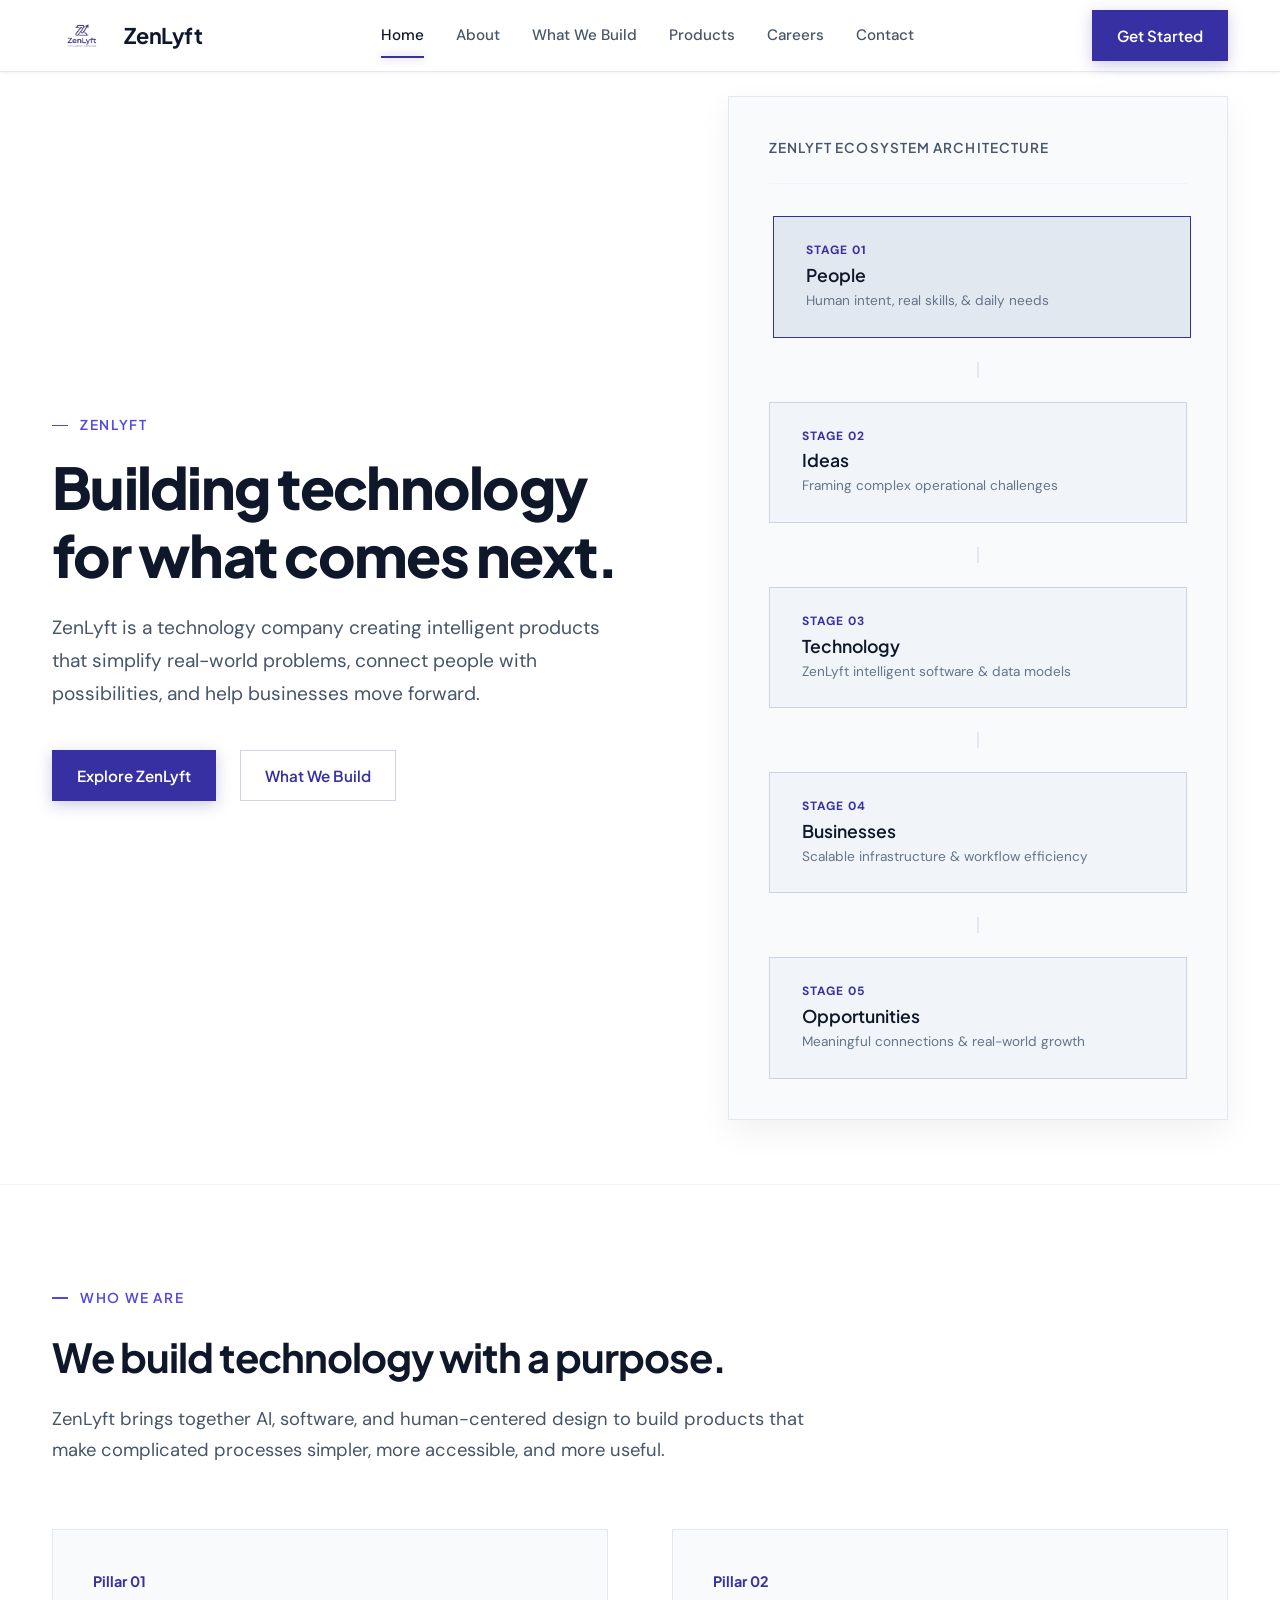
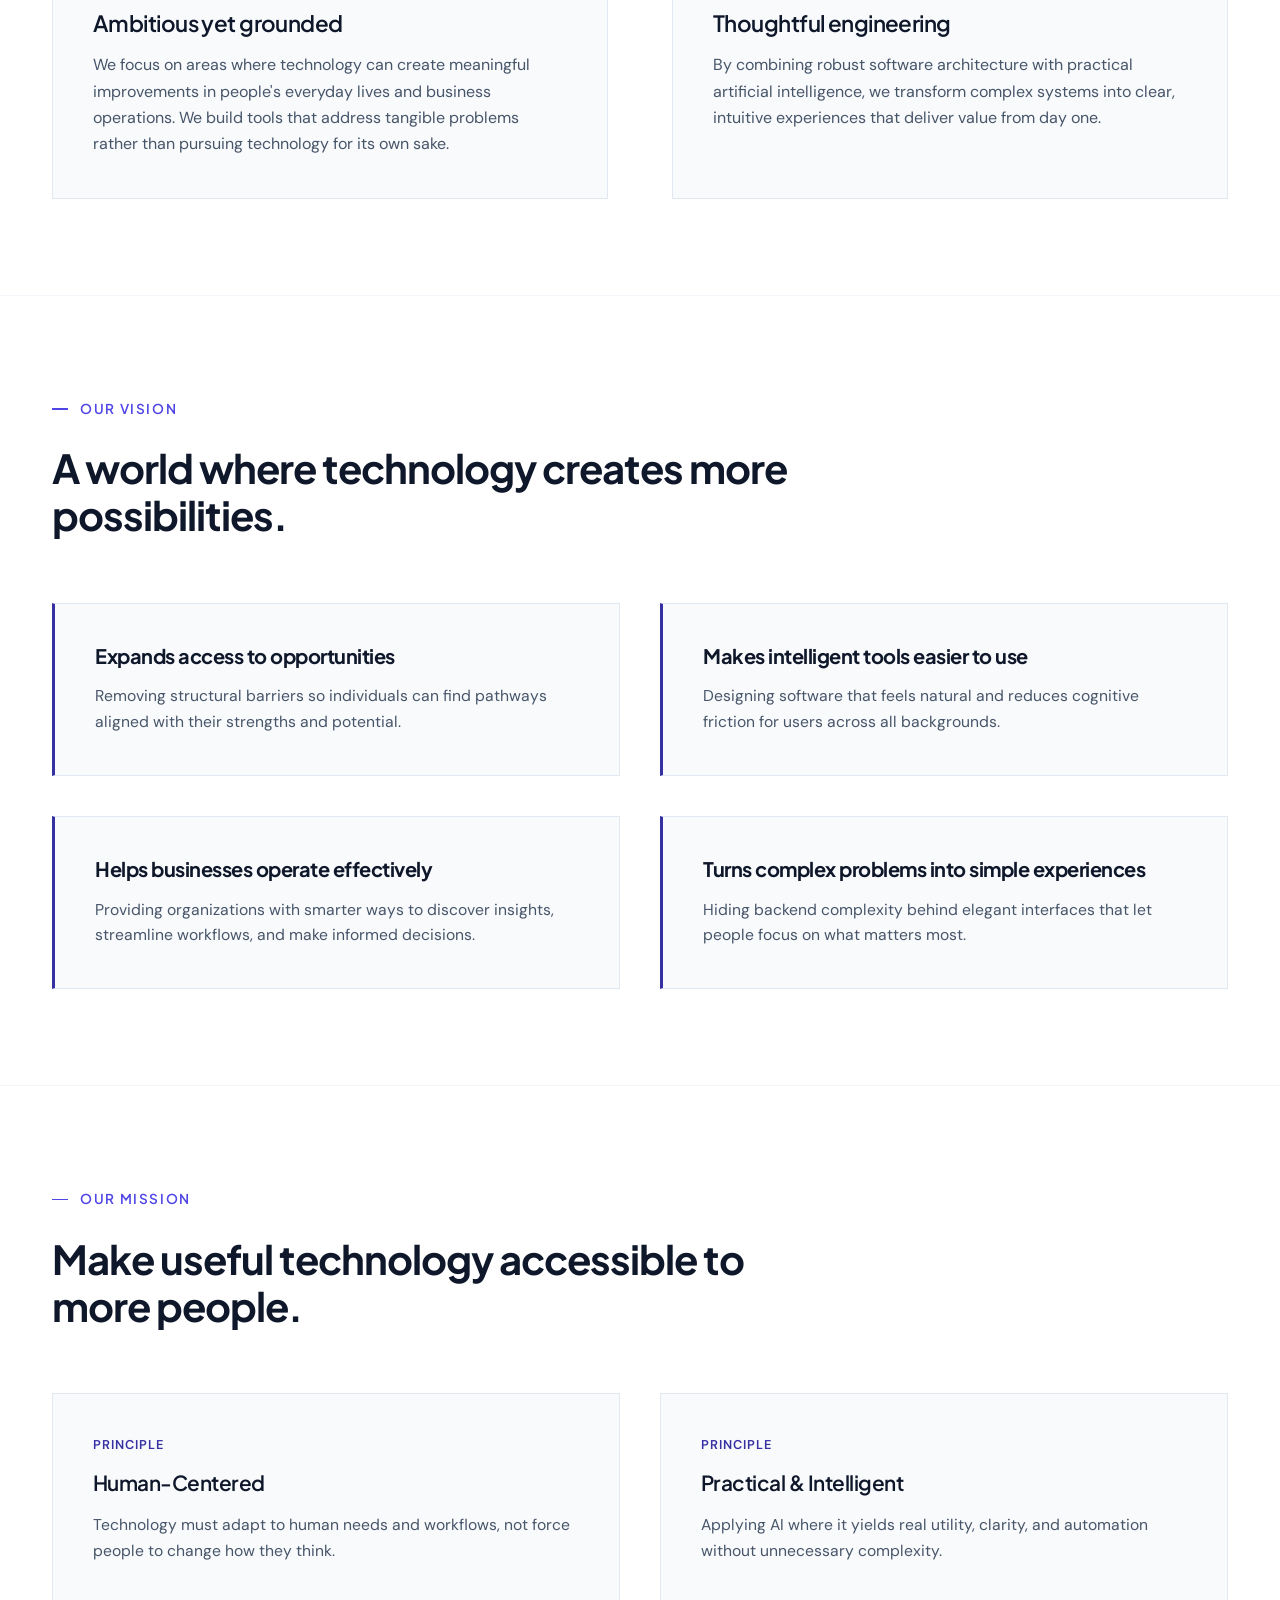
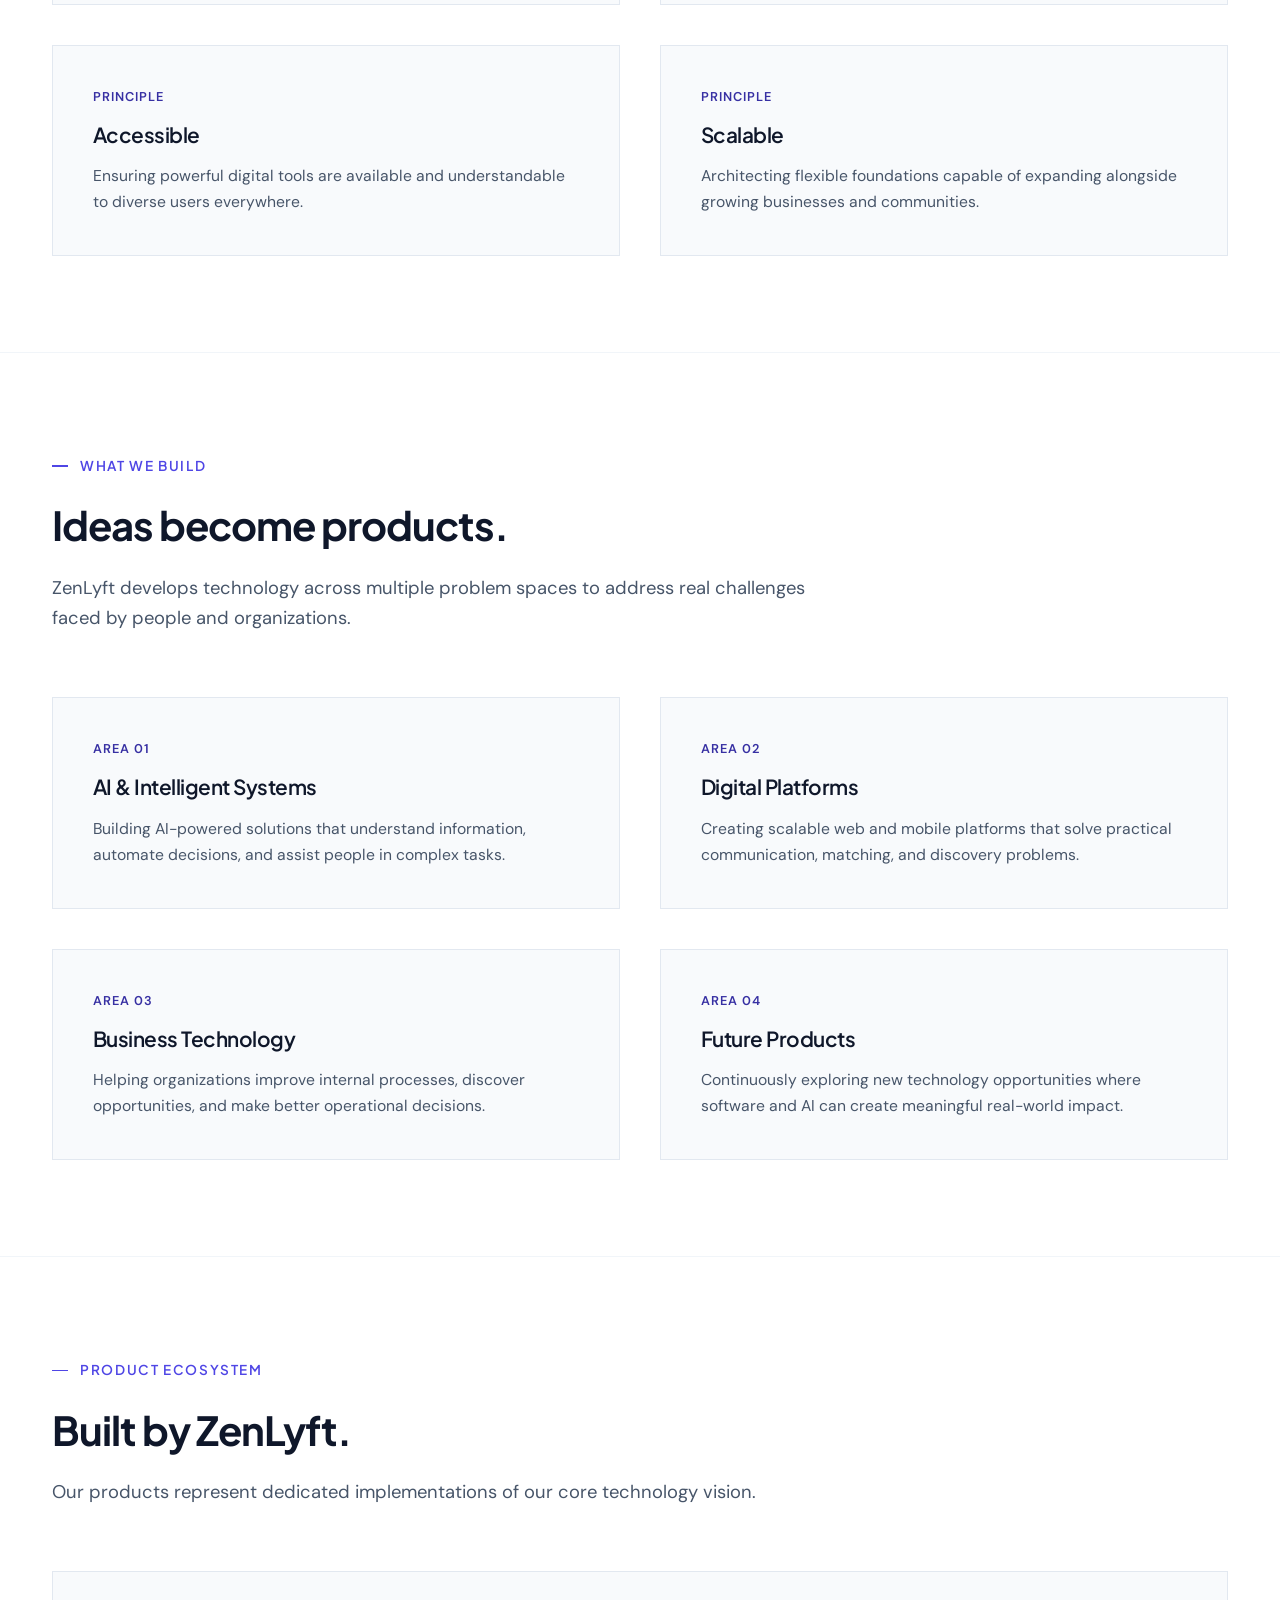
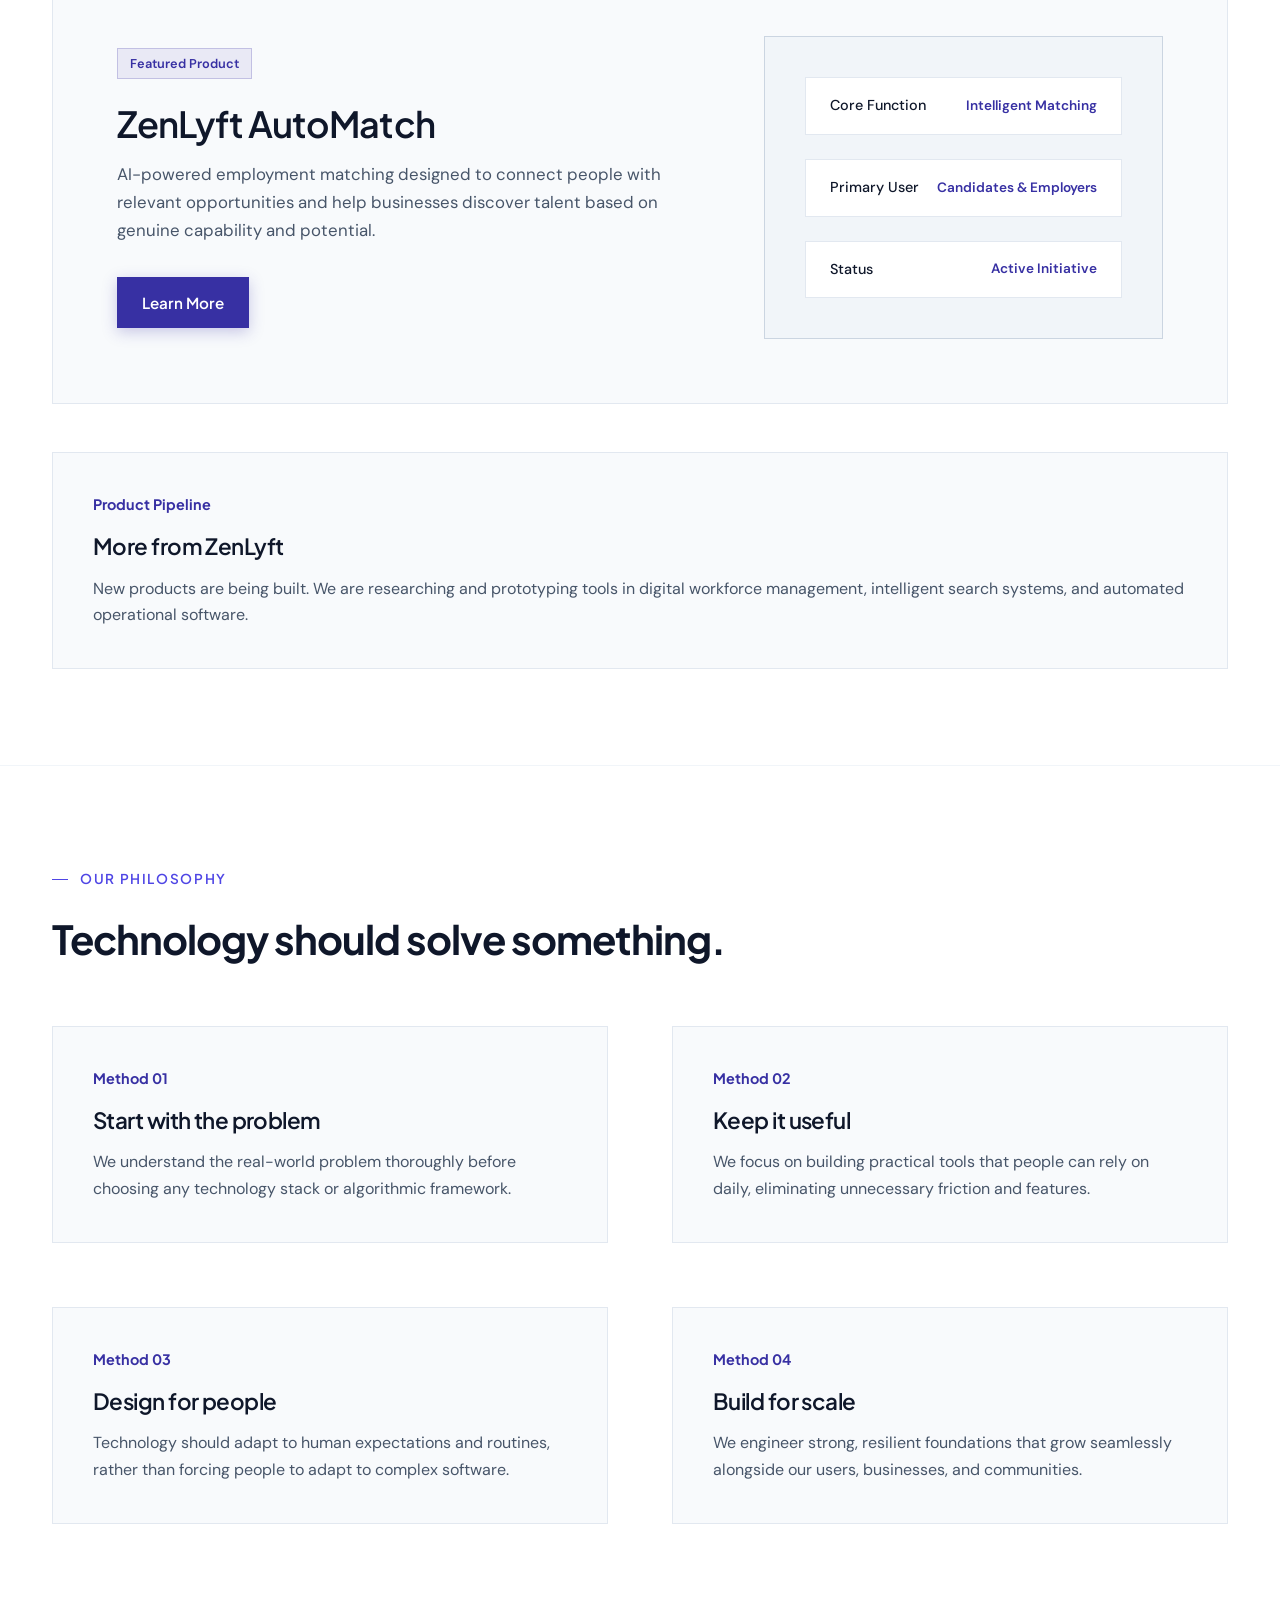
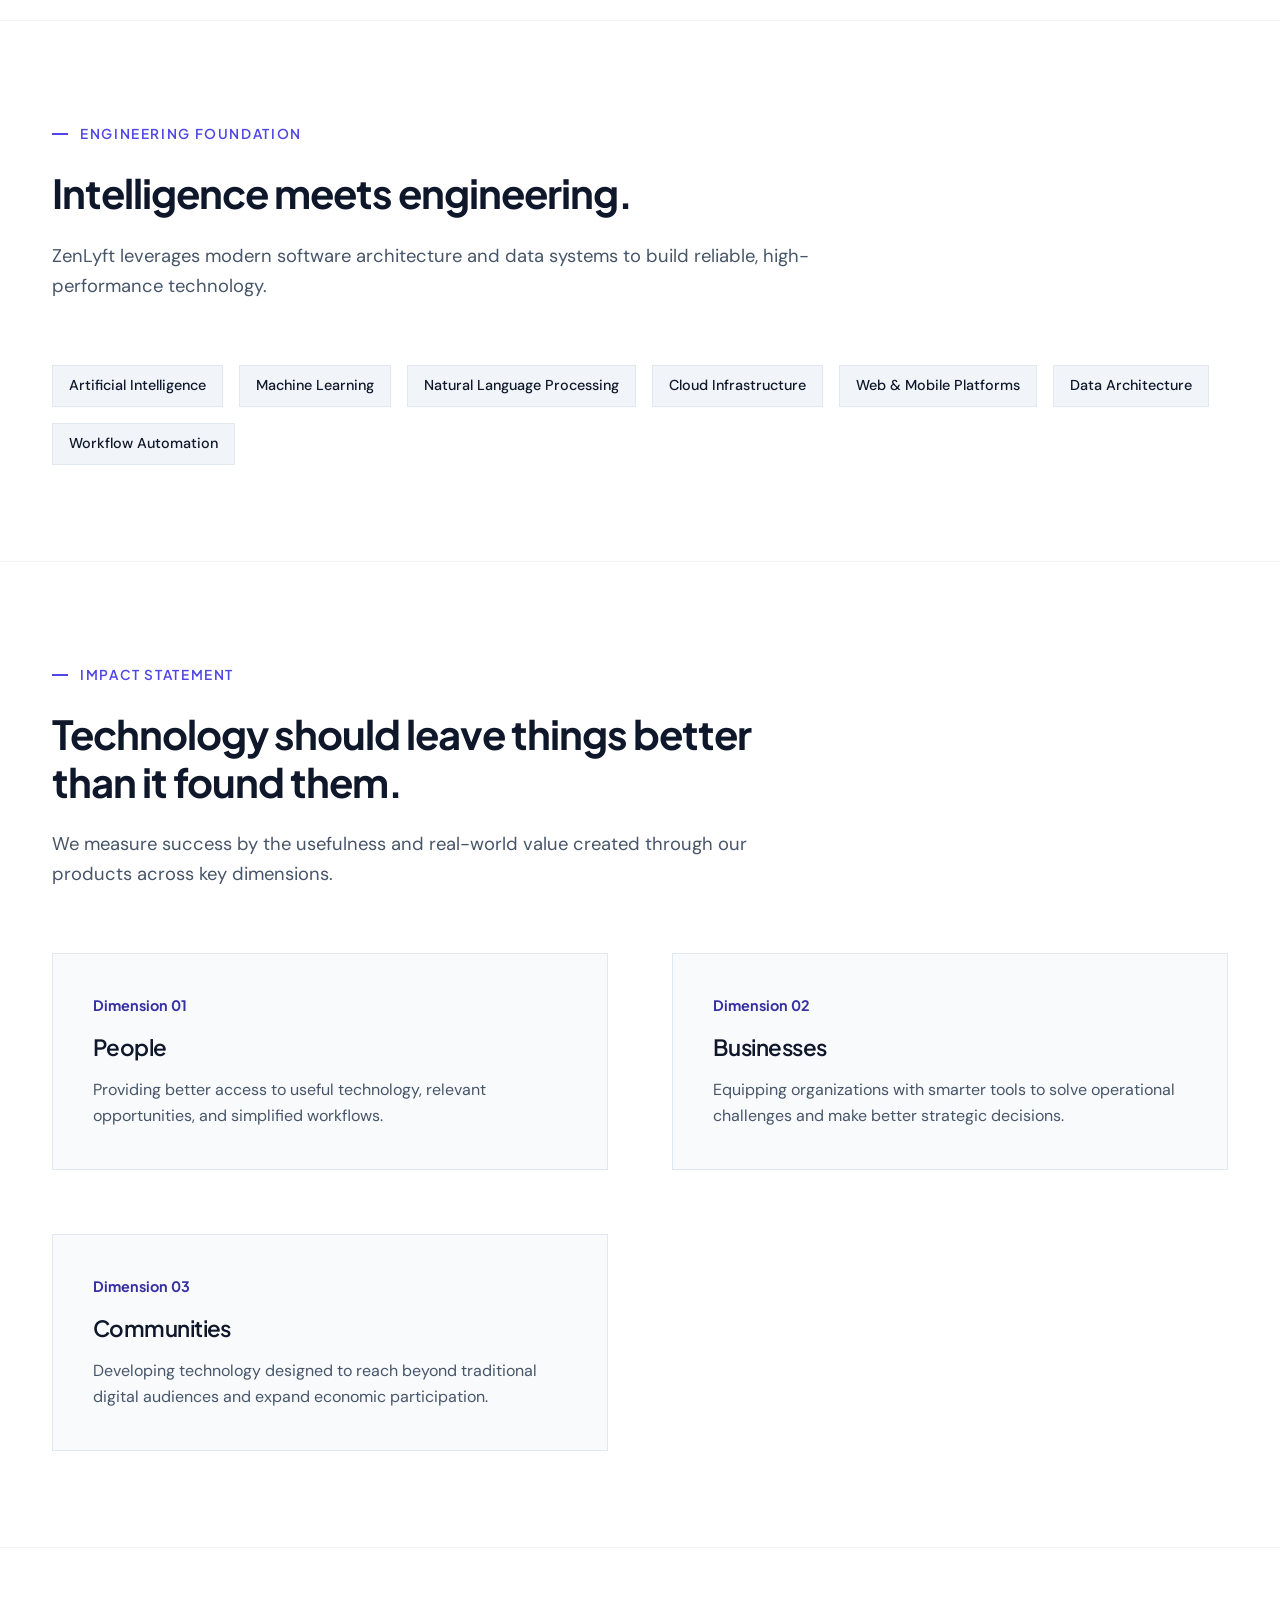
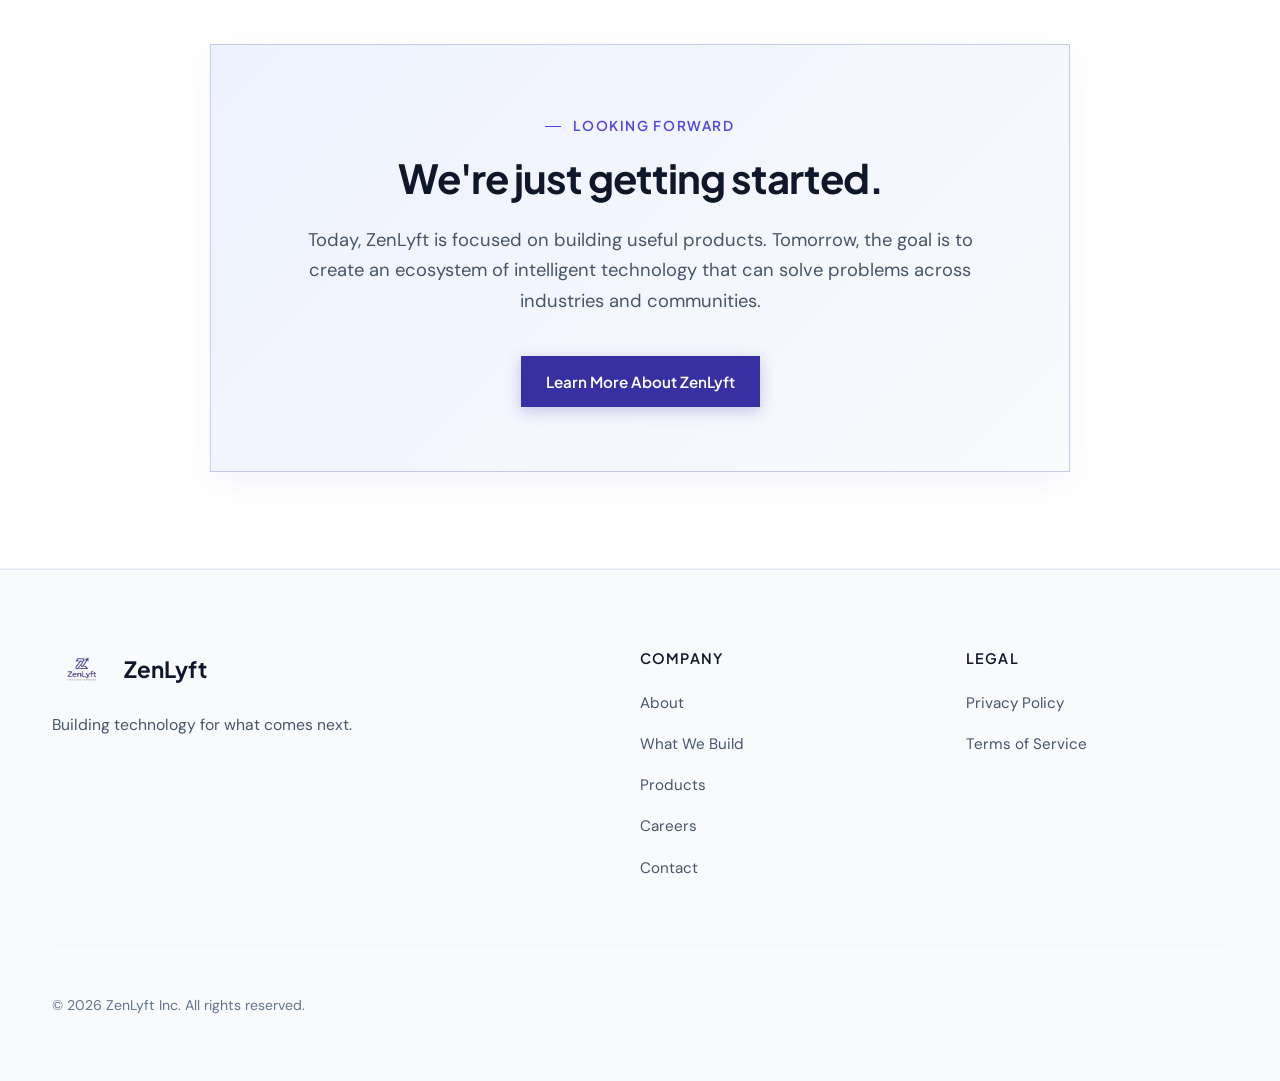
<file: index.html>
<!DOCTYPE html>
<html lang="en">

<head>
  <meta charset="UTF-8" />
  <meta name="viewport" content="width=device-width, initial-scale=1.0" />
  <title>ZenLyft : Technology Startup</title>
  <meta name="description"
    content="ZenLyft is an AI & technology startup building intelligent digital products that connect people, businesses, and opportunities." />
  <meta name="keywords" content="ZenLyft, technology startup, intelligent software, digital products, AI solutions" />
  <meta property="og:title" content="ZenLyft : Building technology for what comes next" />
  <meta property="og:description"
    content="ZenLyft creates intelligent digital products that simplify real-world problems and connect people with possibilities." />
  <meta property="og:type" content="website" />
  <meta property="og:site_name" content="ZenLyft" />
  <meta name="theme-color" content="#0A0B0E" />
  <link rel="canonical" href="index.html" />

  <!-- Core Stylesheets -->
  <link rel="stylesheet" href="css/base.css" />
  <link rel="stylesheet" href="css/components.css" />
  <link rel="stylesheet" href="css/pages/home.css" />
</head>

<body>

  <!-- ============================================================
       NAVIGATION
       ============================================================ -->
  <header role="banner">
    <nav class="nav" role="navigation" aria-label="Main navigation">
      <div class="container nav__inner">

        <!-- Logo -->
        <a href="index.html" class="nav__logo" aria-label="ZenLyft homepage">
          <img src="./Images/ZenLyft__logo.png" alt="ZenLyft Logo" class="nav__logo-img" />
          <span class="nav__logotype">ZenLyft</span>
        </a>

        <!-- Desktop Navigation Links -->
        <div class="nav__links">
          <a href="index.html" class="nav__link nav__link--active">Home</a>
          <a href="about.html" class="nav__link">About</a>
          <a href="what-we-build.html" class="nav__link">What We Build</a>
          <a href="products.html" class="nav__link">Products</a>
          <a href="careers.html" class="nav__link">Careers</a>
          <a href="contact.html" class="nav__link">Contact</a>
        </div>

        <!-- Action CTA & Mobile Toggle -->
        <div class="nav__actions">
          <a href="products.html" class="btn btn--primary" id="nav-cta">Get Started</a>
          <button class="nav__hamburger" aria-label="Open navigation menu" aria-expanded="false"
            aria-controls="mobile-drawer">
            <span></span><span></span><span></span>
          </button>
        </div>
      </div>
    </nav>

    <!-- Mobile Drawer -->
    <div class="nav__drawer" id="mobile-drawer" aria-label="Mobile navigation">
      <nav class="nav__drawer-links">
        <a href="index.html" class="nav__drawer-link nav__drawer-link--active">Home</a>
        <a href="about.html" class="nav__drawer-link">About</a>
        <a href="what-we-build.html" class="nav__drawer-link">What We Build</a>
        <a href="products.html" class="nav__drawer-link">Products</a>
        <a href="careers.html" class="nav__drawer-link">Careers</a>
        <a href="contact.html" class="nav__drawer-link">Contact</a>
      </nav>
      <div class="nav__drawer-actions">
        <a href="products.html" class="btn btn--primary btn--full">Get Started</a>
      </div>
    </div>
  </header>

  <main id="main-content">


  <!-- ============================================================
         1. HERO SECTION
         ============================================================ -->
  <section class="hero" aria-labelledby="hero-headline">
    <div class="container">
      <div class="hero__grid">

        <!-- Left: Hero Text & CTAs -->
        <div class="hero__content">
          <div class="eyebrow">ZenLyft</div>
          <h1 class="hero__headline" id="hero-headline">
            Building technology for what comes next.
          </h1>
          <p class="hero__supporting">
            ZenLyft is a technology company creating intelligent products that simplify real-world problems, connect
            people with possibilities, and help businesses move forward.
          </p>
          <div class="hero__ctas">
            <a href="#who-we-are" class="btn btn--primary">Explore ZenLyft</a>
            <a href="what-we-build.html" class="btn btn--outline">What We Build</a>
          </div>
        </div>

        <!-- Right: Sophisticated Ecosystem Visual -->
        <div class="hero__visual">
          <div class="ecosystem-container">
            <div class="ecosystem-header">
              <span class="ecosystem-title">ZenLyft Ecosystem Architecture</span>
              
            </div>
            <div class="ecosystem-flow">

              <div class="ecosystem-node ecosystem-node--active">
                <div class="ecosystem-node__info">
                  <span class="ecosystem-node__step">Stage 01</span>
                  <span class="ecosystem-node__name">People</span>
                  <span class="ecosystem-node__desc">Human intent, real skills, &amp; daily needs</span>
                </div>
              </div>

              <div class="ecosystem-connector">
                <div class="ecosystem-connector__line"></div>
              </div>

              <div class="ecosystem-node">
                <div class="ecosystem-node__info">
                  <span class="ecosystem-node__step">Stage 02</span>
                  <span class="ecosystem-node__name">Ideas</span>
                  <span class="ecosystem-node__desc">Framing complex operational challenges</span>
                </div>
              </div>

              <div class="ecosystem-connector">
                <div class="ecosystem-connector__line"></div>
              </div>

              <div class="ecosystem-node">
                <div class="ecosystem-node__info">
                  <span class="ecosystem-node__step">Stage 03</span>
                  <span class="ecosystem-node__name">Technology</span>
                  <span class="ecosystem-node__desc">ZenLyft intelligent software &amp; data models</span>
                </div>
              </div>

              <div class="ecosystem-connector">
                <div class="ecosystem-connector__line"></div>
              </div>

              <div class="ecosystem-node">
                <div class="ecosystem-node__info">
                  <span class="ecosystem-node__step">Stage 04</span>
                  <span class="ecosystem-node__name">Businesses</span>
                  <span class="ecosystem-node__desc">Scalable infrastructure &amp; workflow efficiency</span>
                </div>
              </div>

              <div class="ecosystem-connector">
                <div class="ecosystem-connector__line"></div>
              </div>

              <div class="ecosystem-node">
                <div class="ecosystem-node__info">
                  <span class="ecosystem-node__step">Stage 05</span>
                  <span class="ecosystem-node__name">Opportunities</span>
                  <span class="ecosystem-node__desc">Meaningful connections &amp; real-world growth</span>
                </div>
              </div>

            </div>
          </div>
        </div>

      </div>
    </div>
  </section>

  <!-- ============================================================
         2. WHO WE ARE
         ============================================================ -->
  <section class="section" id="who-we-are" aria-labelledby="who-we-are-title">
    <div class="container">
      <div class="section-header">
        <div class="eyebrow">Who We Are</div>
        <h2 class="section-header__title" id="who-we-are-title">We build technology with a purpose.</h2>
        <p class="section-header__desc">
          ZenLyft brings together AI, software, and human-centered design to build products that make complicated
          processes simpler, more accessible, and more useful.
        </p>
      </div>

      <div class="editorial-grid">
        <div class="editorial-card reveal">
          <span class="editorial-card__number">Pillar 01</span>
          <h3 class="editorial-card__title">Ambitious yet grounded</h3>
          <p class="editorial-card__desc">
            We focus on areas where technology can create meaningful improvements in people's everyday lives and
            business operations. We build tools that address tangible problems rather than pursuing technology for its
            own sake.
          </p>
        </div>
        <div class="editorial-card reveal delay-1">
          <span class="editorial-card__number">Pillar 02</span>
          <h3 class="editorial-card__title">Thoughtful engineering</h3>
          <p class="editorial-card__desc">
            By combining robust software architecture with practical artificial intelligence, we transform complex
            systems into clear, intuitive experiences that deliver value from day one.
          </p>
        </div>
      </div>
    </div>
  </section>

  <!-- ============================================================
         3. OUR VISION
         ============================================================ -->
  <section class="section" id="vision" aria-labelledby="vision-title">
    <div class="container">
      <div class="section-header">
        <div class="eyebrow">Our Vision</div>
        <h2 class="section-header__title" id="vision-title">A world where technology creates more possibilities.</h2>
      </div>

      <div class="vision-grid">
        <div class="vision-block reveal">
          <h3 class="vision-block__title">Expands access to opportunities</h3>
          <p class="vision-block__text">
            Removing structural barriers so individuals can find pathways aligned with their strengths and potential.
          </p>
        </div>
        <div class="vision-block reveal delay-1">
          <h3 class="vision-block__title">Makes intelligent tools easier to use</h3>
          <p class="vision-block__text">
            Designing software that feels natural and reduces cognitive friction for users across all backgrounds.
          </p>
        </div>
        <div class="vision-block reveal delay-2">
          <h3 class="vision-block__title">Helps businesses operate effectively</h3>
          <p class="vision-block__text">
            Providing organizations with smarter ways to discover insights, streamline workflows, and make informed
            decisions.
          </p>
        </div>
        <div class="vision-block reveal delay-3">
          <h3 class="vision-block__title">Turns complex problems into simple experiences</h3>
          <p class="vision-block__text">
            Hiding backend complexity behind elegant interfaces that let people focus on what matters most.
          </p>
        </div>
      </div>
    </div>
  </section>

  <!-- ============================================================
         4. OUR MISSION
         ============================================================ -->
  <section class="section" id="mission" aria-labelledby="mission-title">
    <div class="container">
      <div class="section-header">
        <div class="eyebrow">Our Mission</div>
        <h2 class="section-header__title" id="mission-title">Make useful technology accessible to more people.</h2>
      </div>

      <div class="quad-grid">
        <div class="quad-card reveal">
          <div class="quad-card__tag">Principle</div>
          <h3 class="quad-card__title">Human-Centered</h3>
          <p class="quad-card__text">Technology must adapt to human needs and workflows, not force people to change how
            they think.</p>
        </div>
        <div class="quad-card reveal delay-1">
          <div class="quad-card__tag">Principle</div>
          <h3 class="quad-card__title">Practical &amp; Intelligent</h3>
          <p class="quad-card__text">Applying AI where it yields real utility, clarity, and automation without
            unnecessary complexity.</p>
        </div>
        <div class="quad-card reveal delay-2">
          <div class="quad-card__tag">Principle</div>
          <h3 class="quad-card__title">Accessible</h3>
          <p class="quad-card__text">Ensuring powerful digital tools are available and understandable to diverse users
            everywhere.</p>
        </div>
        <div class="quad-card reveal delay-3">
          <div class="quad-card__tag">Principle</div>
          <h3 class="quad-card__title">Scalable</h3>
          <p class="quad-card__text">Architecting flexible foundations capable of expanding alongside growing businesses
            and communities.</p>
        </div>
      </div>
    </div>
  </section>

  <!-- ============================================================
         5. WHAT WE BUILD
         ============================================================ -->
  <section class="section" id="what-we-build" aria-labelledby="what-we-build-title">
    <div class="container">
      <div class="section-header">
        <div class="eyebrow">What We Build</div>
        <h2 class="section-header__title" id="what-we-build-title">Ideas become products.</h2>
        <p class="section-header__desc">
          ZenLyft develops technology across multiple problem spaces to address real challenges faced by people and
          organizations.
        </p>
      </div>

      <div class="quad-grid">
        <div class="quad-card reveal">
          <div class="quad-card__tag">Area 01</div>
          <h3 class="quad-card__title">AI &amp; Intelligent Systems</h3>
          <p class="quad-card__text">Building AI-powered solutions that understand information, automate decisions, and
            assist people in complex tasks.</p>
        </div>
        <div class="quad-card reveal delay-1">
          <div class="quad-card__tag">Area 02</div>
          <h3 class="quad-card__title">Digital Platforms</h3>
          <p class="quad-card__text">Creating scalable web and mobile platforms that solve practical communication,
            matching, and discovery problems.</p>
        </div>
        <div class="quad-card reveal delay-2">
          <div class="quad-card__tag">Area 03</div>
          <h3 class="quad-card__title">Business Technology</h3>
          <p class="quad-card__text">Helping organizations improve internal processes, discover opportunities, and make
            better operational decisions.</p>
        </div>
        <div class="quad-card reveal delay-3">
          <div class="quad-card__tag">Area 04</div>
          <h3 class="quad-card__title">Future Products</h3>
          <p class="quad-card__text">Continuously exploring new technology opportunities where software and AI can
            create meaningful real-world impact.</p>
        </div>
      </div>
    </div>
  </section>

  <!-- ============================================================
         6. OUR PRODUCTS
         ============================================================ -->
  <section class="section" id="products" aria-labelledby="products-title">
    <div class="container">
      <div class="section-header">
        <div class="eyebrow">Product Ecosystem</div>
        <h2 class="section-header__title" id="products-title">Built by ZenLyft.</h2>
        <p class="section-header__desc">
          Our products represent dedicated implementations of our core technology vision.
        </p>
      </div>

      <div class="product-showcase reveal">
        <div class="product-showcase__content">
          <span class="product-showcase__badge">Featured Product</span>
          <h3 class="product-showcase__title">ZenLyft AutoMatch</h3>
          <p class="product-showcase__desc">
            AI-powered employment matching designed to connect people with relevant opportunities and help businesses
            discover talent based on genuine capability and potential.
          </p>
          <a href="automatch.html" class="btn btn--primary">Learn More</a>
        </div>
        <div class="product-showcase__visual">
          <div class="product-visual-pill">
            <span class="product-visual-pill__label">Core Function</span>
            <span class="product-visual-pill__value">Intelligent Matching</span>
          </div>
          <div class="product-visual-pill">
            <span class="product-visual-pill__label">Primary User</span>
            <span class="product-visual-pill__value">Candidates &amp; Employers</span>
          </div>
          <div class="product-visual-pill">
            <span class="product-visual-pill__label">Status</span>
            <span class="product-visual-pill__value">Active Initiative</span>
          </div>
        </div>
      </div>

      <div style="margin-top: var(--sp-6);" class="editorial-card reveal">
        <span class="editorial-card__number">Product Pipeline</span>
        <h3 class="editorial-card__title">More from ZenLyft</h3>
        <p class="editorial-card__desc">
          New products are being built. We are researching and prototyping tools in digital workforce management,
          intelligent search systems, and automated operational software.
        </p>
      </div>

    </div>
  </section>

  <!-- ============================================================
         7. HOW WE THINK
         ============================================================ -->
  <section class="section" aria-labelledby="philosophy-title">
    <div class="container">
      <div class="section-header">
        <div class="eyebrow">Our Philosophy</div>
        <h2 class="section-header__title" id="philosophy-title">Technology should solve something.</h2>
      </div>

      <div class="editorial-grid">
        <div class="editorial-card reveal">
          <span class="editorial-card__number">Method 01</span>
          <h3 class="editorial-card__title">Start with the problem</h3>
          <p class="editorial-card__desc">
            We understand the real-world problem thoroughly before choosing any technology stack or algorithmic
            framework.
          </p>
        </div>
        <div class="editorial-card reveal delay-1">
          <span class="editorial-card__number">Method 02</span>
          <h3 class="editorial-card__title">Keep it useful</h3>
          <p class="editorial-card__desc">
            We focus on building practical tools that people can rely on daily, eliminating unnecessary friction and
            features.
          </p>
        </div>
        <div class="editorial-card reveal delay-2">
          <span class="editorial-card__number">Method 03</span>
          <h3 class="editorial-card__title">Design for people</h3>
          <p class="editorial-card__desc">
            Technology should adapt to human expectations and routines, rather than forcing people to adapt to complex
            software.
          </p>
        </div>
        <div class="editorial-card reveal delay-3">
          <span class="editorial-card__number">Method 04</span>
          <h3 class="editorial-card__title">Build for scale</h3>
          <p class="editorial-card__desc">
            We engineer strong, resilient foundations that grow seamlessly alongside our users, businesses, and
            communities.
          </p>
        </div>
      </div>
    </div>
  </section>

  <!-- ============================================================
         8. OUR TECHNOLOGY
         ============================================================ -->
  <section class="section" aria-labelledby="tech-title">
    <div class="container">
      <div class="section-header">
        <div class="eyebrow">Engineering Foundation</div>
        <h2 class="section-header__title" id="tech-title">Intelligence meets engineering.</h2>
        <p class="section-header__desc">
          ZenLyft leverages modern software architecture and data systems to build reliable, high-performance
          technology.
        </p>
      </div>

      <div class="tech-pills reveal">
        <span class="tech-pill">Artificial Intelligence</span>
        <span class="tech-pill">Machine Learning</span>
        <span class="tech-pill">Natural Language Processing</span>
        <span class="tech-pill">Cloud Infrastructure</span>
        <span class="tech-pill">Web &amp; Mobile Platforms</span>
        <span class="tech-pill">Data Architecture</span>
        <span class="tech-pill">Workflow Automation</span>
      </div>
    </div>
  </section>

  <!-- ============================================================
         9. OUR IMPACT
         ============================================================ -->
  <section class="section" aria-labelledby="impact-title">
    <div class="container">
      <div class="section-header">
        <div class="eyebrow">Impact Statement</div>
        <h2 class="section-header__title" id="impact-title">Technology should leave things better than it found them.
        </h2>
        <p class="section-header__desc">
          We measure success by the usefulness and real-world value created through our products across key dimensions.
        </p>
      </div>

      <div class="editorial-grid">
        <div class="editorial-card reveal">
          <span class="editorial-card__number">Dimension 01</span>
          <h3 class="editorial-card__title">People</h3>
          <p class="editorial-card__desc">
            Providing better access to useful technology, relevant opportunities, and simplified workflows.
          </p>
        </div>
        <div class="editorial-card reveal delay-1">
          <span class="editorial-card__number">Dimension 02</span>
          <h3 class="editorial-card__title">Businesses</h3>
          <p class="editorial-card__desc">
            Equipping organizations with smarter tools to solve operational challenges and make better strategic
            decisions.
          </p>
        </div>
        <div class="editorial-card reveal delay-2">
          <span class="editorial-card__number">Dimension 03</span>
          <h3 class="editorial-card__title">Communities</h3>
          <p class="editorial-card__desc">
            Developing technology designed to reach beyond traditional digital audiences and expand economic
            participation.
          </p>
        </div>
      </div>
    </div>
  </section>

  <!-- ============================================================
         10. OUR FUTURE
         ============================================================ -->
  <section class="section" aria-labelledby="future-title">
    <div class="container">
      <div class="future-hero-box reveal">
        <div class="eyebrow" style="justify-content: center;">Looking Forward</div>
        <h2 class="future-hero-box__title" id="future-title">We're just getting started.</h2>
        <p class="future-hero-box__desc">
          Today, ZenLyft is focused on building useful products. Tomorrow, the goal is to create an ecosystem of
          intelligent technology that can solve problems across industries and communities.
        </p>
        <div style="margin-top: var(--sp-5);">
          <a href="about.html" class="btn btn--primary">Learn More About ZenLyft</a>
        </div>
      </div>
    </div>
  </section>

  </main>

  <!-- ============================================================
       FOOTER
       ============================================================ -->
  <footer class="footer" role="contentinfo">
    <div class="container">
      <div class="footer__grid">

        <div class="footer__brand">
          <a href="index.html" class="footer__logo" aria-label="ZenLyft home">
            <img src="./Images/ZenLyft__logo.png" alt="ZenLyft Logo" class="nav__logo-img" />
            <span>ZenLyft</span>
          </a>
          <p class="footer__tagline">
            Building technology for what comes next.
          </p>
        </div>

        <div>
          <h4 class="footer__heading">Company</h4>
          <nav class="footer__nav" aria-label="Footer company links">
            <a href="about.html" class="footer__link">About</a>
            <a href="what-we-build.html" class="footer__link">What We Build</a>
            <a href="products.html" class="footer__link">Products</a>
            <a href="careers.html" class="footer__link">Careers</a>
            <a href="contact.html" class="footer__link">Contact</a>
          </nav>
        </div>

        <div>
          <h4 class="footer__heading">Legal</h4>
          <nav class="footer__nav" aria-label="Footer legal links">
            <a href="privacy.html" class="footer__link">Privacy Policy</a>
            <a href="terms.html" class="footer__link">Terms of Service</a>
          </nav>
        </div>

      </div>

      <div class="footer__bottom">
        <p class="footer__copyright">
          &copy; 2026 ZenLyft Inc. All rights reserved.
        </p>
      </div>
    </div>
  </footer>

  <script src="js/main.js"></script>
  <script src="js/animations.js"></script>
</body>

</html>
</file>
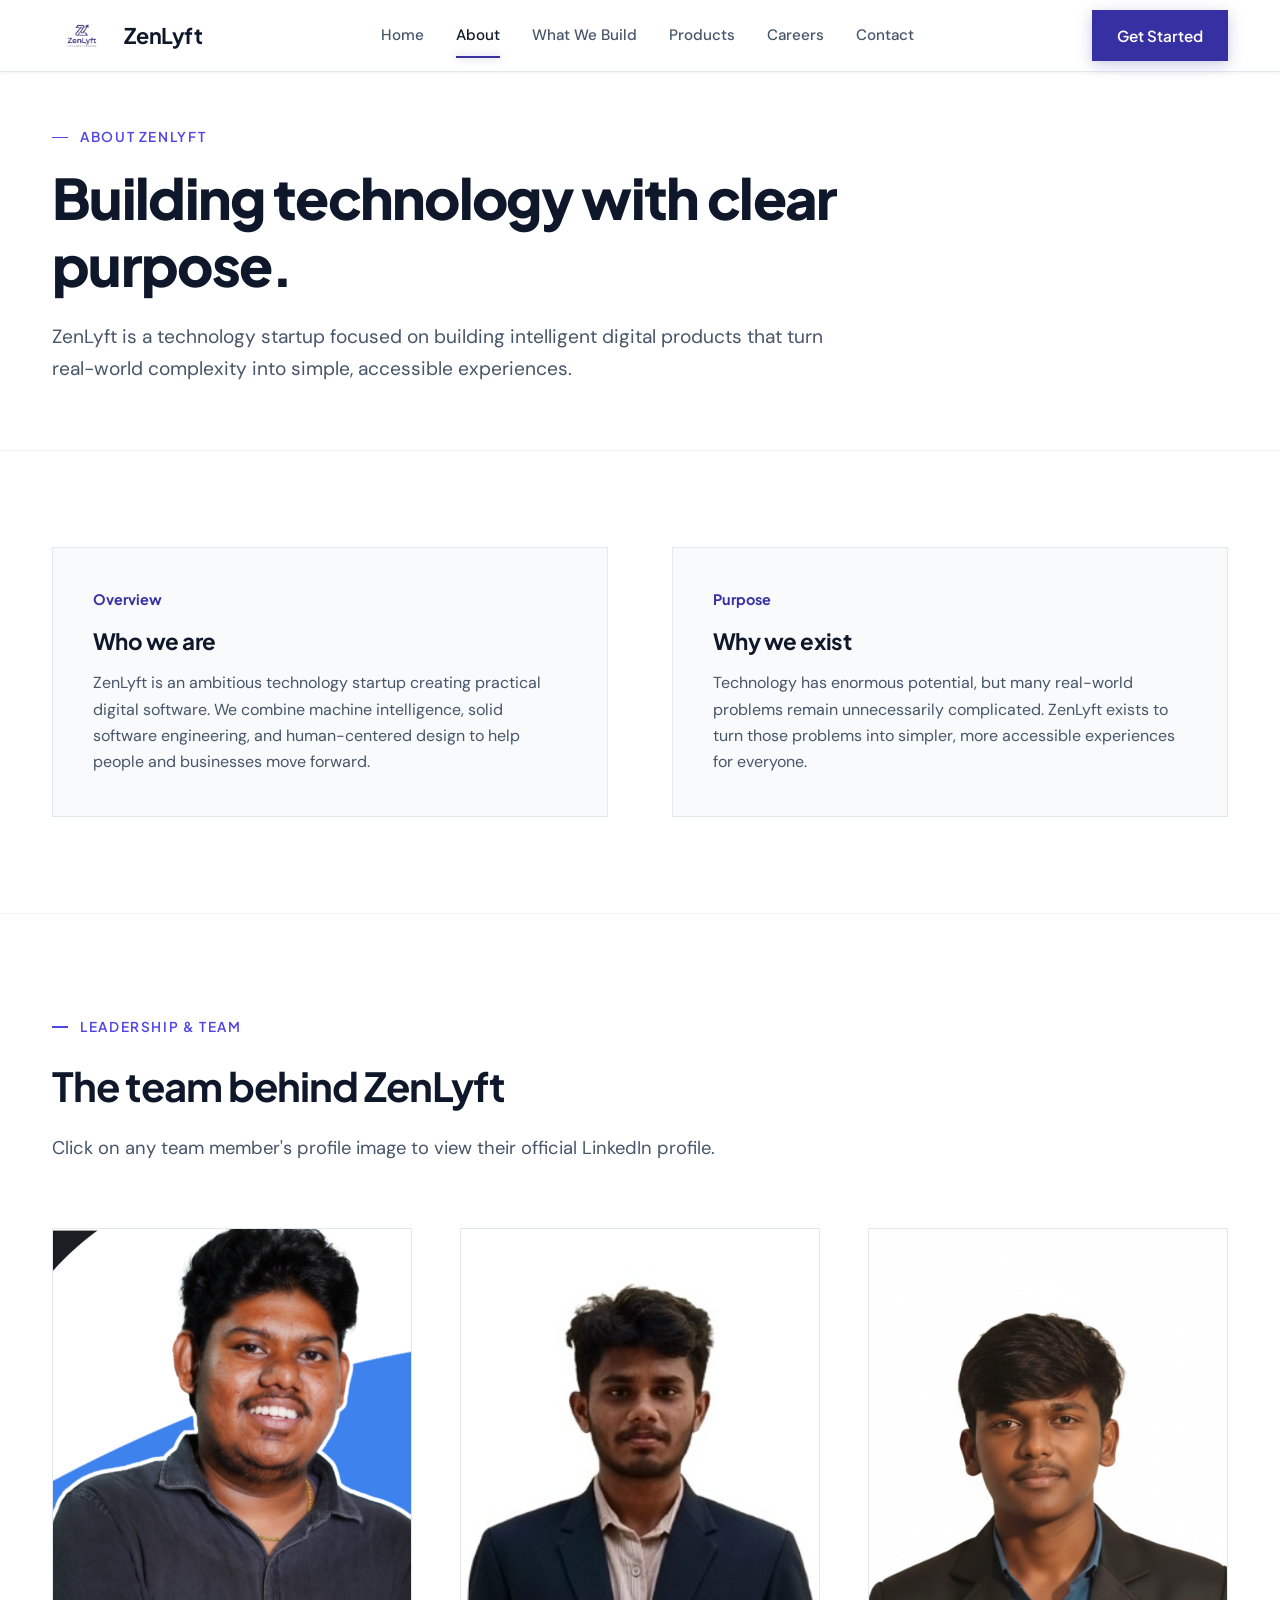
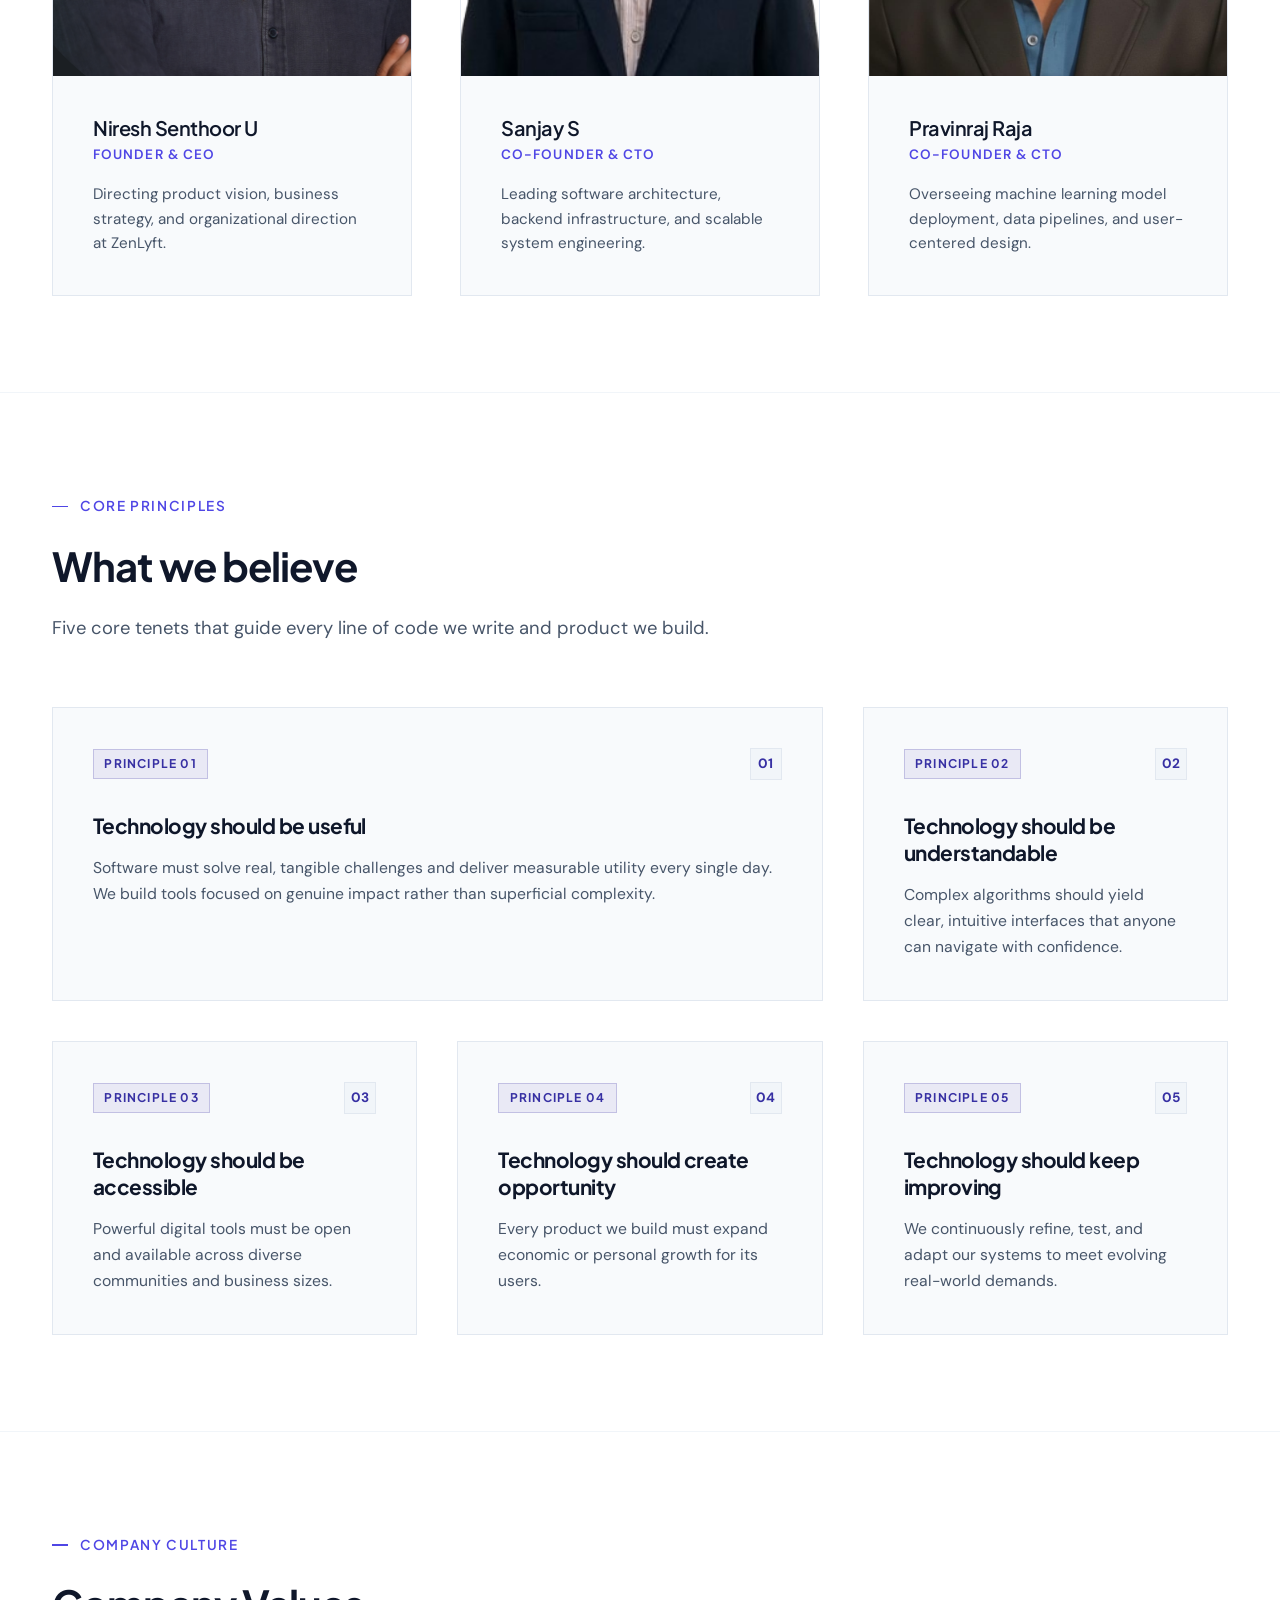
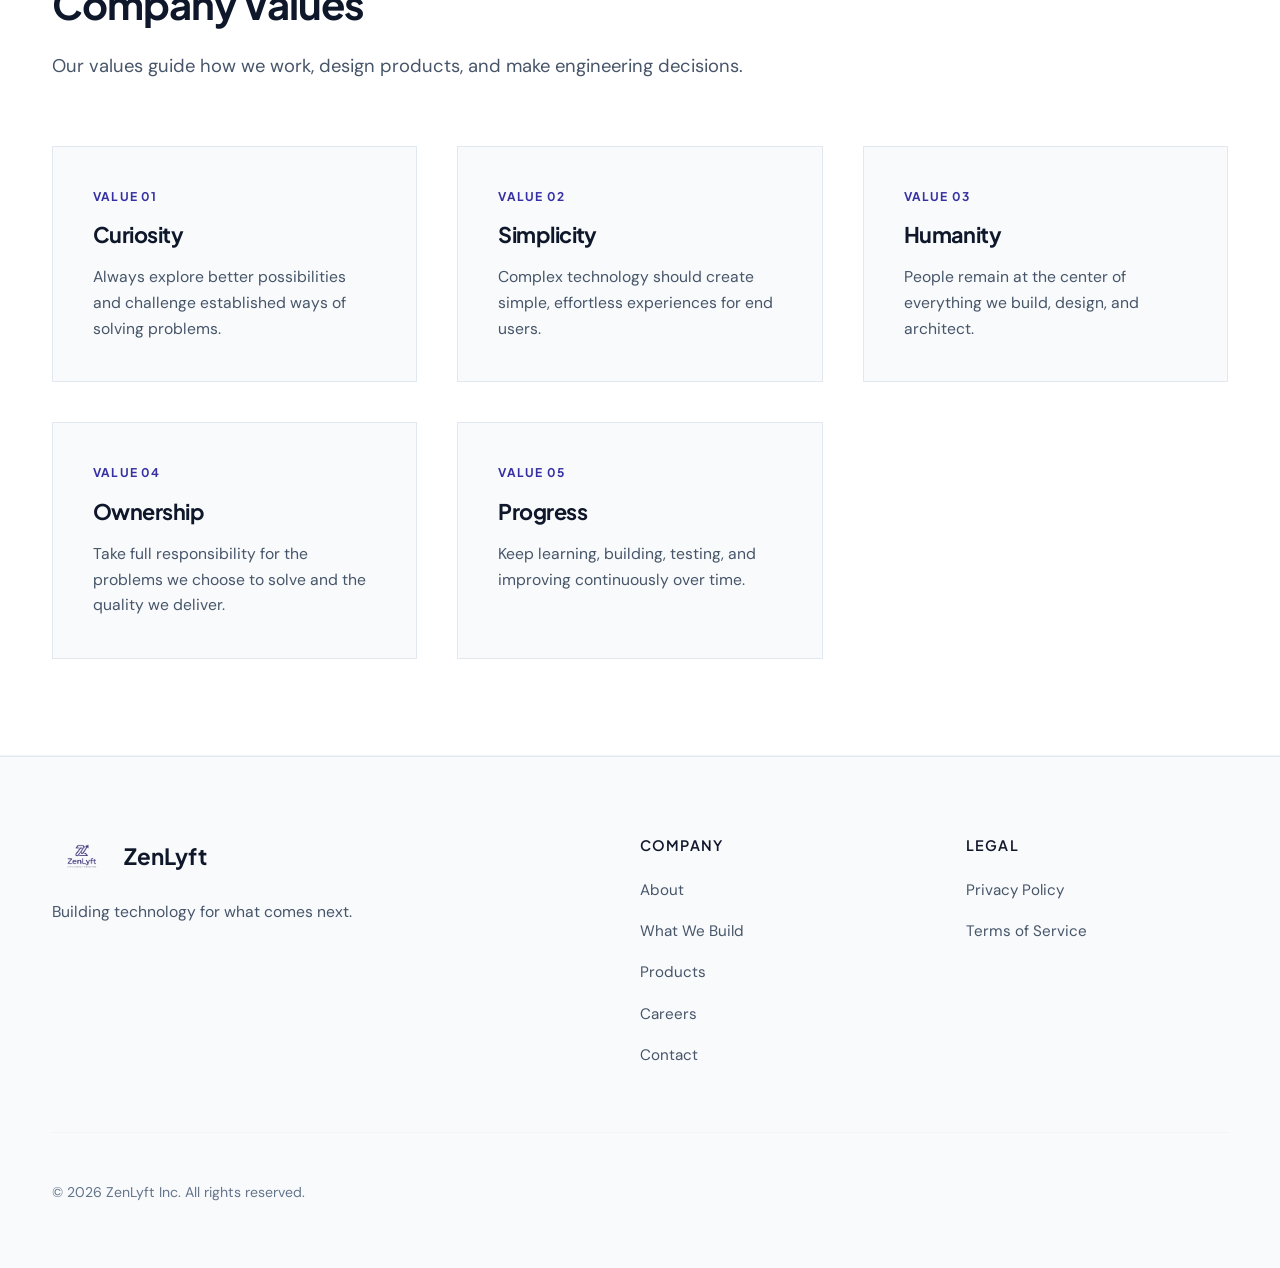
<file: about.html>
<!DOCTYPE html>
<html lang="en">
<head>
  <meta charset="UTF-8" />
  <meta name="viewport" content="width=device-width, initial-scale=1.0" />
  <title>About ZenLyft : Technology Startup</title>
  <meta name="description" content="ZenLyft is a technology startup focused on building intelligent digital products that make complicated processes simpler, more accessible, and more useful." />
  <link rel="stylesheet" href="css/base.css" />
  <link rel="stylesheet" href="css/components.css" />
  <link rel="stylesheet" href="css/pages/inner.css" />
</head>
<body>

  <!-- NAVIGATION -->
  <header role="banner">
    <nav class="nav" role="navigation" aria-label="Main navigation">
      <div class="container nav__inner">
        <a href="index.html" class="nav__logo" aria-label="ZenLyft homepage">
          <img src="./Images/ZenLyft__logo.png" alt="ZenLyft Logo" class="nav__logo-img" />
          <span class="nav__logotype">ZenLyft</span>
        </a>

        <div class="nav__links">
          <a href="index.html" class="nav__link">Home</a>
          <a href="about.html" class="nav__link nav__link--active">About</a>
          <a href="what-we-build.html" class="nav__link">What We Build</a>
          <a href="products.html" class="nav__link">Products</a>
          <a href="careers.html" class="nav__link">Careers</a>
          <a href="contact.html" class="nav__link">Contact</a>
        </div>

        <div class="nav__actions">
          <a href="products.html" class="btn btn--primary">Get Started</a>
          <button class="nav__hamburger" aria-label="Open navigation menu" aria-expanded="false" aria-controls="mobile-drawer">
            <span></span><span></span><span></span>
          </button>
        </div>
      </div>
    </nav>

    <!-- Mobile Drawer -->
    <div class="nav__drawer" id="mobile-drawer" aria-label="Mobile navigation">
      <nav class="nav__drawer-links">
        <a href="index.html" class="nav__drawer-link">Home</a>
        <a href="about.html" class="nav__drawer-link nav__drawer-link--active">About</a>
        <a href="what-we-build.html" class="nav__drawer-link">What We Build</a>
        <a href="products.html" class="nav__drawer-link">Products</a>
        <a href="careers.html" class="nav__drawer-link">Careers</a>
        <a href="contact.html" class="nav__drawer-link">Contact</a>
      </nav>
      <div class="nav__drawer-actions">
        <a href="products.html" class="btn btn--primary btn--full">Get Started</a>
      </div>
    </div>
  </header>

  <main id="main-content">

    <!-- PAGE HEADER -->
    <section class="page-header">
      <div class="container">
        <div class="page-header__inner">
          <div class="eyebrow">About ZenLyft</div>
          <h1 class="page-header__title">Building technology with clear purpose.</h1>
          <p class="page-header__desc">
            ZenLyft is a technology startup focused on building intelligent digital products that turn real-world complexity into simple, accessible experiences.
          </p>
        </div>
      </div>
    </section>

    <!-- WHO WE ARE & WHY WE EXIST -->
    <section class="section">
      <div class="container">
        <div class="editorial-grid">
          <div class="editorial-card reveal">
            <span class="editorial-card__number">Overview</span>
            <h2 class="editorial-card__title">Who we are</h2>
            <p class="editorial-card__desc">
              ZenLyft is an ambitious technology startup creating practical digital software. We combine machine intelligence, solid software engineering, and human-centered design to help people and businesses move forward.
            </p>
          </div>
          <div class="editorial-card reveal delay-1">
            <span class="editorial-card__number">Purpose</span>
            <h2 class="editorial-card__title">Why we exist</h2>
            <p class="editorial-card__desc">
              Technology has enormous potential, but many real-world problems remain unnecessarily complicated. ZenLyft exists to turn those problems into simpler, more accessible experiences for everyone.
            </p>
          </div>
        </div>
      </div>
    </section>

    <!-- TEAM MEMBERS SECTION (With LinkedIn Profile Image Links) -->
    <section class="section" id="team" aria-labelledby="team-heading">
      <div class="container">
        <div class="section-header">
          <div class="eyebrow">Leadership &amp; Team</div>
          <h2 class="section-header__title" id="team-heading">The team behind ZenLyft</h2>
          <p class="section-header__desc">
            Click on any team member's profile image to view their official LinkedIn profile.
          </p>
        </div>

        <div class="team-grid">

          <!-- Team Member 1 -->
          <div class="team-card reveal">
            <a href="https://www.linkedin.com/in/zenlyft-founder-ceo" target="_blank" rel="noopener noreferrer" class="team-card__image-link" aria-label="View Alex Morgan's LinkedIn Profile">
              <img src="./Images/Niresh Senthoor.png" alt="Niresh Senthoor U - Founder & CEO" class="team-card__image" />
              <div class="team-card__linkedin-overlay">
                <span class="team-card__linkedin-text">View LinkedIn</span>
                <span class="team-card__linkedin-badge">in</span>
              </div>
            </a>
            <div class="team-card__content">
              <h3 class="team-card__name">Niresh Senthoor U</h3>
              <div class="team-card__role">Founder &amp; CEO</div>
              <p class="team-card__bio">
                Directing product vision, business strategy, and organizational direction at ZenLyft.
              </p>
            </div>
          </div>

          <!-- Team Member 2 -->
          <div class="team-card reveal delay-1">
            <a href="https://www.linkedin.com/in/zenlyft-cto" target="_blank" rel="noopener noreferrer" class="team-card__image-link" aria-label="View David Chen's LinkedIn Profile">
              <img src="./Images/sanjay.jpeg" alt="David Chen - Co-Founder & CTO" class="team-card__image" />
              <div class="team-card__linkedin-overlay">
                <span class="team-card__linkedin-text">View LinkedIn</span>
                <span class="team-card__linkedin-badge">in</span>
              </div>
            </a>
            <div class="team-card__content">
              <h3 class="team-card__name">Sanjay S</h3>
              <div class="team-card__role">Co-Founder &amp; CTO</div>
              <p class="team-card__bio">
                Leading software architecture, backend infrastructure, and scalable system engineering.
              </p>
            </div>
          </div>

          <!-- Team Member 3 -->
          <div class="team-card reveal delay-2">
            <a href="https://www.linkedin.com/in/zenlyft-ai-lead" target="_blank" rel="noopener noreferrer" class="team-card__image-link" aria-label="View Sarah Vance's LinkedIn Profile">
              <img src="./Images/pravinraj.jpeg" alt="Pravinraj Raja - Co-Founder & CTO" class="team-card__image" />
              <div class="team-card__linkedin-overlay">
                <span class="team-card__linkedin-text">View LinkedIn</span>
                <span class="team-card__linkedin-badge">in</span>
              </div>
            </a>
            <div class="team-card__content">
              <h3 class="team-card__name">Pravinraj Raja</h3>
              <div class="team-card__role">Co-Founder &amp; CTO</div>
              <p class="team-card__bio">
                Overseeing machine learning model deployment, data pipelines, and user-centered design.
              </p>
            </div>
          </div>

        </div>
      </div>
    </section>

    <!-- WHAT WE BELIEVE -->
    <section class="section" id="beliefs" aria-labelledby="beliefs-title">
      <div class="container">
        <div class="section-header">
          <div class="eyebrow">Core Principles</div>
          <h2 class="section-header__title" id="beliefs-title">What we believe</h2>
          <p class="section-header__desc">
            Five core tenets that guide every line of code we write and product we build.
          </p>
        </div>

        <div class="beliefs-grid">
          <div class="belief-card belief-card--featured reveal">
            <div>
              <div class="belief-card__header">
                <span class="belief-card__tag">Principle 01</span>
                <span class="belief-card__icon">01</span>
              </div>
              <h3 class="belief-card__title">Technology should be useful</h3>
              <p class="belief-card__text">
                Software must solve real, tangible challenges and deliver measurable utility every single day. We build tools focused on genuine impact rather than superficial complexity.
              </p>
            </div>
          </div>

          <div class="belief-card reveal delay-1">
            <div>
              <div class="belief-card__header">
                <span class="belief-card__tag">Principle 02</span>
                <span class="belief-card__icon">02</span>
              </div>
              <h3 class="belief-card__title">Technology should be understandable</h3>
              <p class="belief-card__text">
                Complex algorithms should yield clear, intuitive interfaces that anyone can navigate with confidence.
              </p>
            </div>
          </div>

          <div class="belief-card reveal delay-2">
            <div>
              <div class="belief-card__header">
                <span class="belief-card__tag">Principle 03</span>
                <span class="belief-card__icon">03</span>
              </div>
              <h3 class="belief-card__title">Technology should be accessible</h3>
              <p class="belief-card__text">
                Powerful digital tools must be open and available across diverse communities and business sizes.
              </p>
            </div>
          </div>

          <div class="belief-card reveal delay-3">
            <div>
              <div class="belief-card__header">
                <span class="belief-card__tag">Principle 04</span>
                <span class="belief-card__icon">04</span>
              </div>
              <h3 class="belief-card__title">Technology should create opportunity</h3>
              <p class="belief-card__text">
                Every product we build must expand economic or personal growth for its users.
              </p>
            </div>
          </div>

          <div class="belief-card reveal delay-4">
            <div>
              <div class="belief-card__header">
                <span class="belief-card__tag">Principle 05</span>
                <span class="belief-card__icon">05</span>
              </div>
              <h3 class="belief-card__title">Technology should keep improving</h3>
              <p class="belief-card__text">
                We continuously refine, test, and adapt our systems to meet evolving real-world demands.
              </p>
            </div>
          </div>
        </div>
      </div>
    </section>

    <!-- COMPANY VALUES -->
    <section class="section" id="values" aria-labelledby="values-title">
      <div class="container">
        <div class="section-header">
          <div class="eyebrow">Company Culture</div>
          <h2 class="section-header__title" id="values-title">Company Values</h2>
          <p class="section-header__desc">
            Our values guide how we work, design products, and make engineering decisions.
          </p>
        </div>

        <div class="values-grid">
          <div class="value-item reveal">
            <span class="value-item__badge">Value 01</span>
            <h3 class="value-item__name">Curiosity</h3>
            <p class="value-item__text">Always explore better possibilities and challenge established ways of solving problems.</p>
          </div>
          <div class="value-item reveal delay-1">
            <span class="value-item__badge">Value 02</span>
            <h3 class="value-item__name">Simplicity</h3>
            <p class="value-item__text">Complex technology should create simple, effortless experiences for end users.</p>
          </div>
          <div class="value-item reveal delay-2">
            <span class="value-item__badge">Value 03</span>
            <h3 class="value-item__name">Humanity</h3>
            <p class="value-item__text">People remain at the center of everything we build, design, and architect.</p>
          </div>
          <div class="value-item reveal delay-3">
            <span class="value-item__badge">Value 04</span>
            <h3 class="value-item__name">Ownership</h3>
            <p class="value-item__text">Take full responsibility for the problems we choose to solve and the quality we deliver.</p>
          </div>
          <div class="value-item reveal delay-4">
            <span class="value-item__badge">Value 05</span>
            <h3 class="value-item__name">Progress</h3>
            <p class="value-item__text">Keep learning, building, testing, and improving continuously over time.</p>
          </div>
        </div>
      </div>
    </section>

  </main>

  <!-- FOOTER -->
  <footer class="footer" role="contentinfo">
    <div class="container">
      <div class="footer__grid">
        <div class="footer__brand">
          <a href="index.html" class="footer__logo" aria-label="ZenLyft home">
            <img src="./Images/ZenLyft__logo.png" alt="ZenLyft Logo" class="nav__logo-img" />
            <span>ZenLyft</span>
          </a>
          <p class="footer__tagline">Building technology for what comes next.</p>
        </div>
        <div>
          <h4 class="footer__heading">Company</h4>
          <nav class="footer__nav" aria-label="Footer company links">
            <a href="about.html" class="footer__link">About</a>
            <a href="what-we-build.html" class="footer__link">What We Build</a>
            <a href="products.html" class="footer__link">Products</a>
            <a href="careers.html" class="footer__link">Careers</a>
            <a href="contact.html" class="footer__link">Contact</a>
          </nav>
        </div>
        <div>
          <h4 class="footer__heading">Legal</h4>
          <nav class="footer__nav" aria-label="Footer legal links">
            <a href="privacy.html" class="footer__link">Privacy Policy</a>
            <a href="terms.html" class="footer__link">Terms of Service</a>
          </nav>
        </div>
      </div>
      <div class="footer__bottom">
        <p class="footer__copyright">&copy; 2026 ZenLyft Inc. All rights reserved.</p>
      </div>
    </div>
  </footer>

  <script src="js/main.js"></script>
  <script src="js/animations.js"></script>
</body>
</html>
</file>
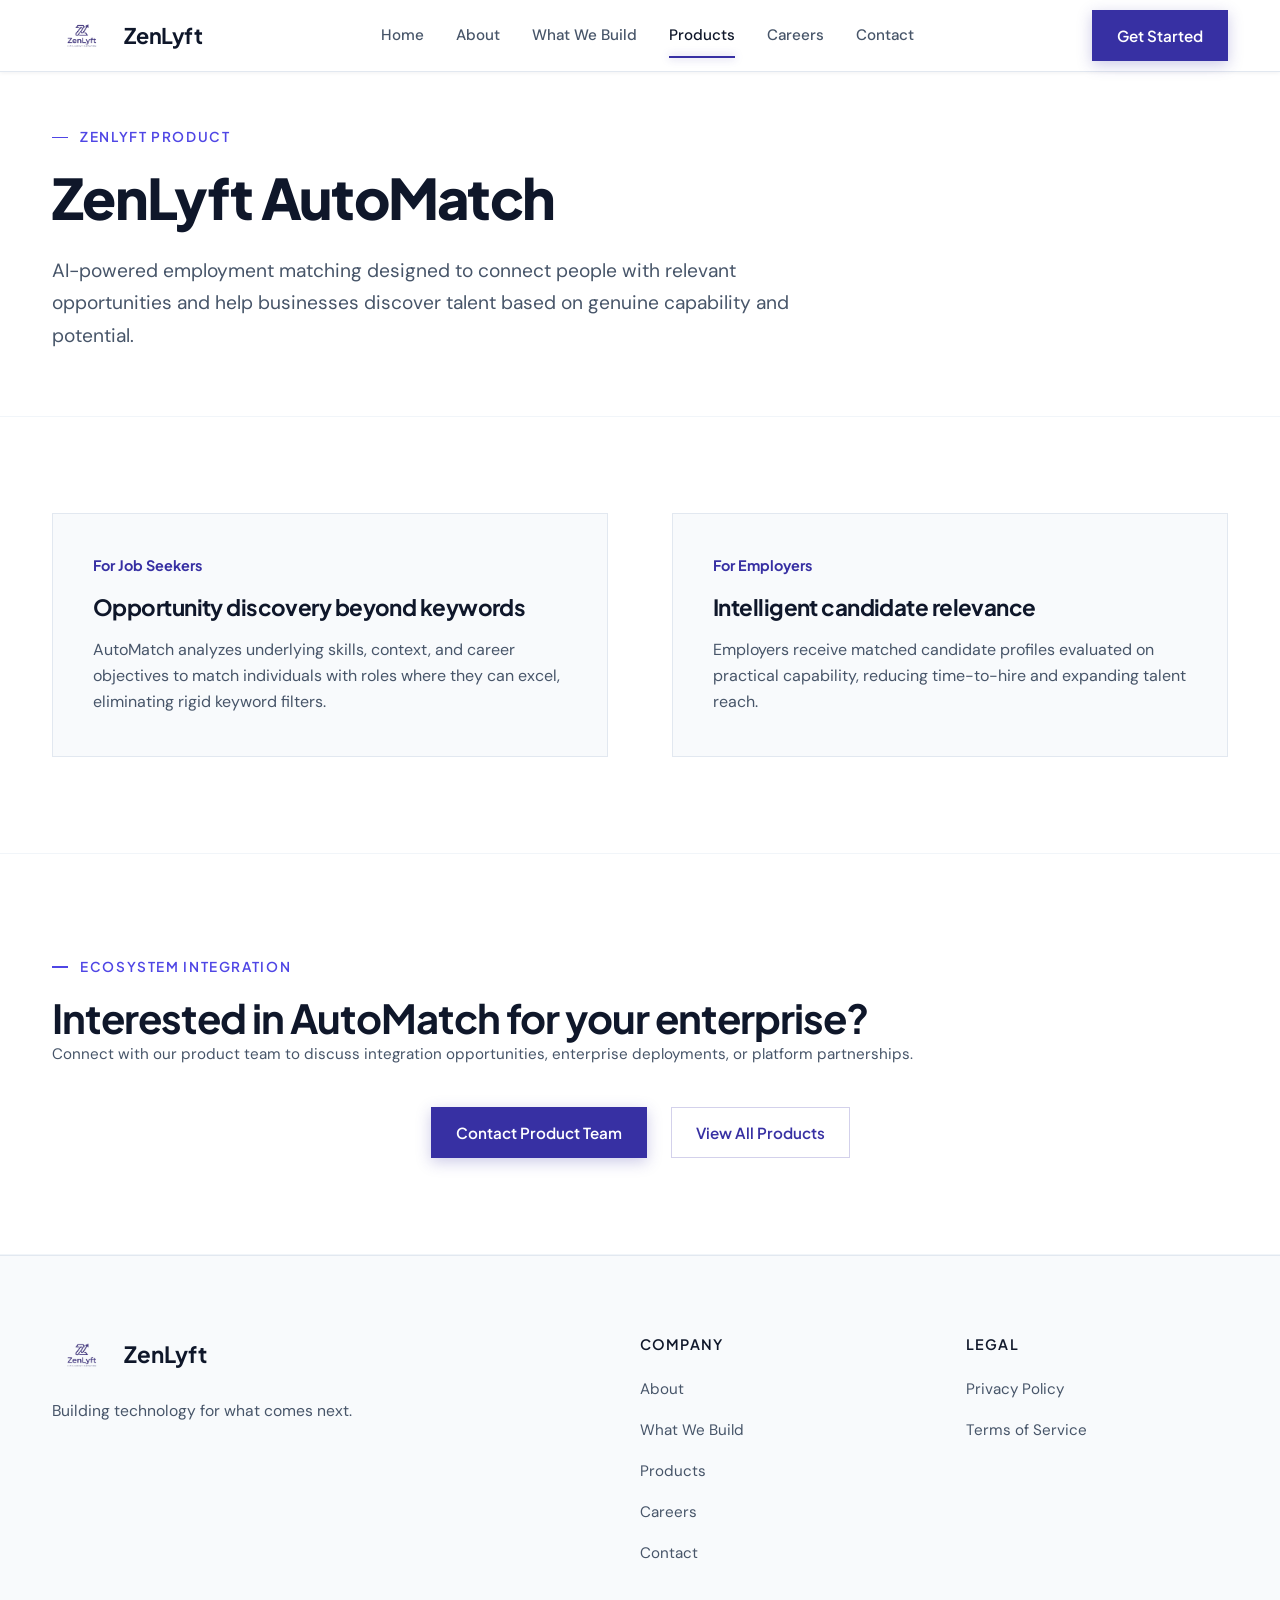
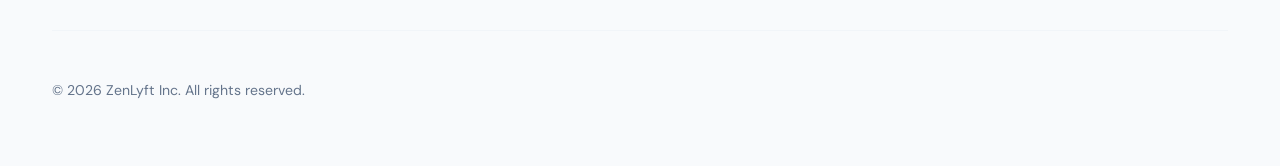
<file: automatch.html>
<!DOCTYPE html>
<html lang="en">
<head>
  <meta charset="UTF-8" />
  <meta name="viewport" content="width=device-width, initial-scale=1.0" />
  <title>ZenLyft AutoMatch : AI-Powered Employment Matching</title>
  <meta name="description" content="ZenLyft AutoMatch connects people with relevant employment opportunities and helps employers discover verified talent through AI matching." />
  <link rel="stylesheet" href="css/base.css" />
  <link rel="stylesheet" href="css/components.css" />
  <link rel="stylesheet" href="css/pages/inner.css" />
</head>
<body>

  <!-- NAVIGATION -->
  <header role="banner">
    <nav class="nav" role="navigation" aria-label="Main navigation">
      <div class="container nav__inner">
        <a href="index.html" class="nav__logo" aria-label="ZenLyft homepage">
          <img src="./Images/ZenLyft__logo.png" alt="ZenLyft Logo" class="nav__logo-img" />
          <span class="nav__logotype">ZenLyft</span>
        </a>

        <div class="nav__links">
          <a href="index.html" class="nav__link">Home</a>
          <a href="about.html" class="nav__link">About</a>
          <a href="what-we-build.html" class="nav__link">What We Build</a>
          <a href="products.html" class="nav__link nav__link--active">Products</a>
          <a href="careers.html" class="nav__link">Careers</a>
          <a href="contact.html" class="nav__link">Contact</a>
        </div>

        <div class="nav__actions">
          <a href="contact.html" class="btn btn--primary">Get Started</a>
          <button class="nav__hamburger" aria-label="Open navigation menu" aria-expanded="false" aria-controls="mobile-drawer">
            <span></span><span></span><span></span>
          </button>
        </div>
      </div>
    </nav>

    <!-- Mobile Drawer -->
    <div class="nav__drawer" id="mobile-drawer" aria-label="Mobile navigation">
      <nav class="nav__drawer-links">
        <a href="index.html" class="nav__drawer-link">Home</a>
        <a href="about.html" class="nav__drawer-link">About</a>
        <a href="what-we-build.html" class="nav__drawer-link">What We Build</a>
        <a href="products.html" class="nav__drawer-link nav__drawer-link--active">Products</a>
        <a href="careers.html" class="nav__drawer-link">Careers</a>
        <a href="contact.html" class="nav__drawer-link">Contact</a>
      </nav>
      <div class="nav__drawer-actions">
        <a href="contact.html" class="btn btn--primary btn--full">Get Started</a>
      </div>
    </div>
  </header>

  <main id="main-content">

    <!-- PAGE HEADER -->
    <section class="page-header">
      <div class="container">
        <div class="page-header__inner">
          <div class="eyebrow">ZenLyft Product</div>
          <h1 class="page-header__title">ZenLyft AutoMatch</h1>
          <p class="page-header__desc">
            AI-powered employment matching designed to connect people with relevant opportunities and help businesses discover talent based on genuine capability and potential.
          </p>
        </div>
      </div>
    </section>

    <!-- PRODUCT OVERVIEW -->
    <section class="section">
      <div class="container">
        <div class="editorial-grid">
          <div class="editorial-card reveal">
            <span class="editorial-card__number">For Job Seekers</span>
            <h2 class="editorial-card__title">Opportunity discovery beyond keywords</h2>
            <p class="editorial-card__desc">
              AutoMatch analyzes underlying skills, context, and career objectives to match individuals with roles where they can excel, eliminating rigid keyword filters.
            </p>
          </div>
          <div class="editorial-card reveal delay-1">
            <span class="editorial-card__number">For Employers</span>
            <h2 class="editorial-card__title">Intelligent candidate relevance</h2>
            <p class="editorial-card__desc">
              Employers receive matched candidate profiles evaluated on practical capability, reducing time-to-hire and expanding talent reach.
            </p>
          </div>
        </div>
      </div>
    </section>

    <!-- BACK TO PRODUCTS CTA -->
    <section class="section">
      <div class="container">
        <div class="future-hero-box reveal">
          <div class="eyebrow" style="justify-content: center;">Ecosystem Integration</div>
          <h2 class="future-hero-box__title">Interested in AutoMatch for your enterprise?</h2>
          <p class="future-hero-box__desc">
            Connect with our product team to discuss integration opportunities, enterprise deployments, or platform partnerships.
          </p>
          <div style="margin-top: var(--sp-5); display: flex; justify-content: center; gap: var(--sp-3);">
            <a href="contact.html" class="btn btn--primary">Contact Product Team</a>
            <a href="products.html" class="btn btn--outline">View All Products</a>
          </div>
        </div>
      </div>
    </section>

  </main>

  <!-- FOOTER -->
  <footer class="footer" role="contentinfo">
    <div class="container">
      <div class="footer__grid">
        <div class="footer__brand">
          <a href="index.html" class="footer__logo" aria-label="ZenLyft home">
            <img src="./Images/ZenLyft__logo.png" alt="ZenLyft Logo" class="nav__logo-img" />
            <span>ZenLyft</span>
          </a>
          <p class="footer__tagline">Building technology for what comes next.</p>
        </div>
        <div>
          <h4 class="footer__heading">Company</h4>
          <nav class="footer__nav" aria-label="Footer company links">
            <a href="about.html" class="footer__link">About</a>
            <a href="what-we-build.html" class="footer__link">What We Build</a>
            <a href="products.html" class="footer__link">Products</a>
            <a href="careers.html" class="footer__link">Careers</a>
            <a href="contact.html" class="footer__link">Contact</a>
          </nav>
        </div>
        <div>
          <h4 class="footer__heading">Legal</h4>
          <nav class="footer__nav" aria-label="Footer legal links">
            <a href="privacy.html" class="footer__link">Privacy Policy</a>
            <a href="terms.html" class="footer__link">Terms of Service</a>
          </nav>
        </div>
      </div>
      <div class="footer__bottom">
        <p class="footer__copyright">&copy; 2026 ZenLyft Inc. All rights reserved.</p>
      </div>
    </div>
  </footer>

  <script src="js/main.js"></script>
  <script src="js/animations.js"></script>
</body>
</html>
</file>
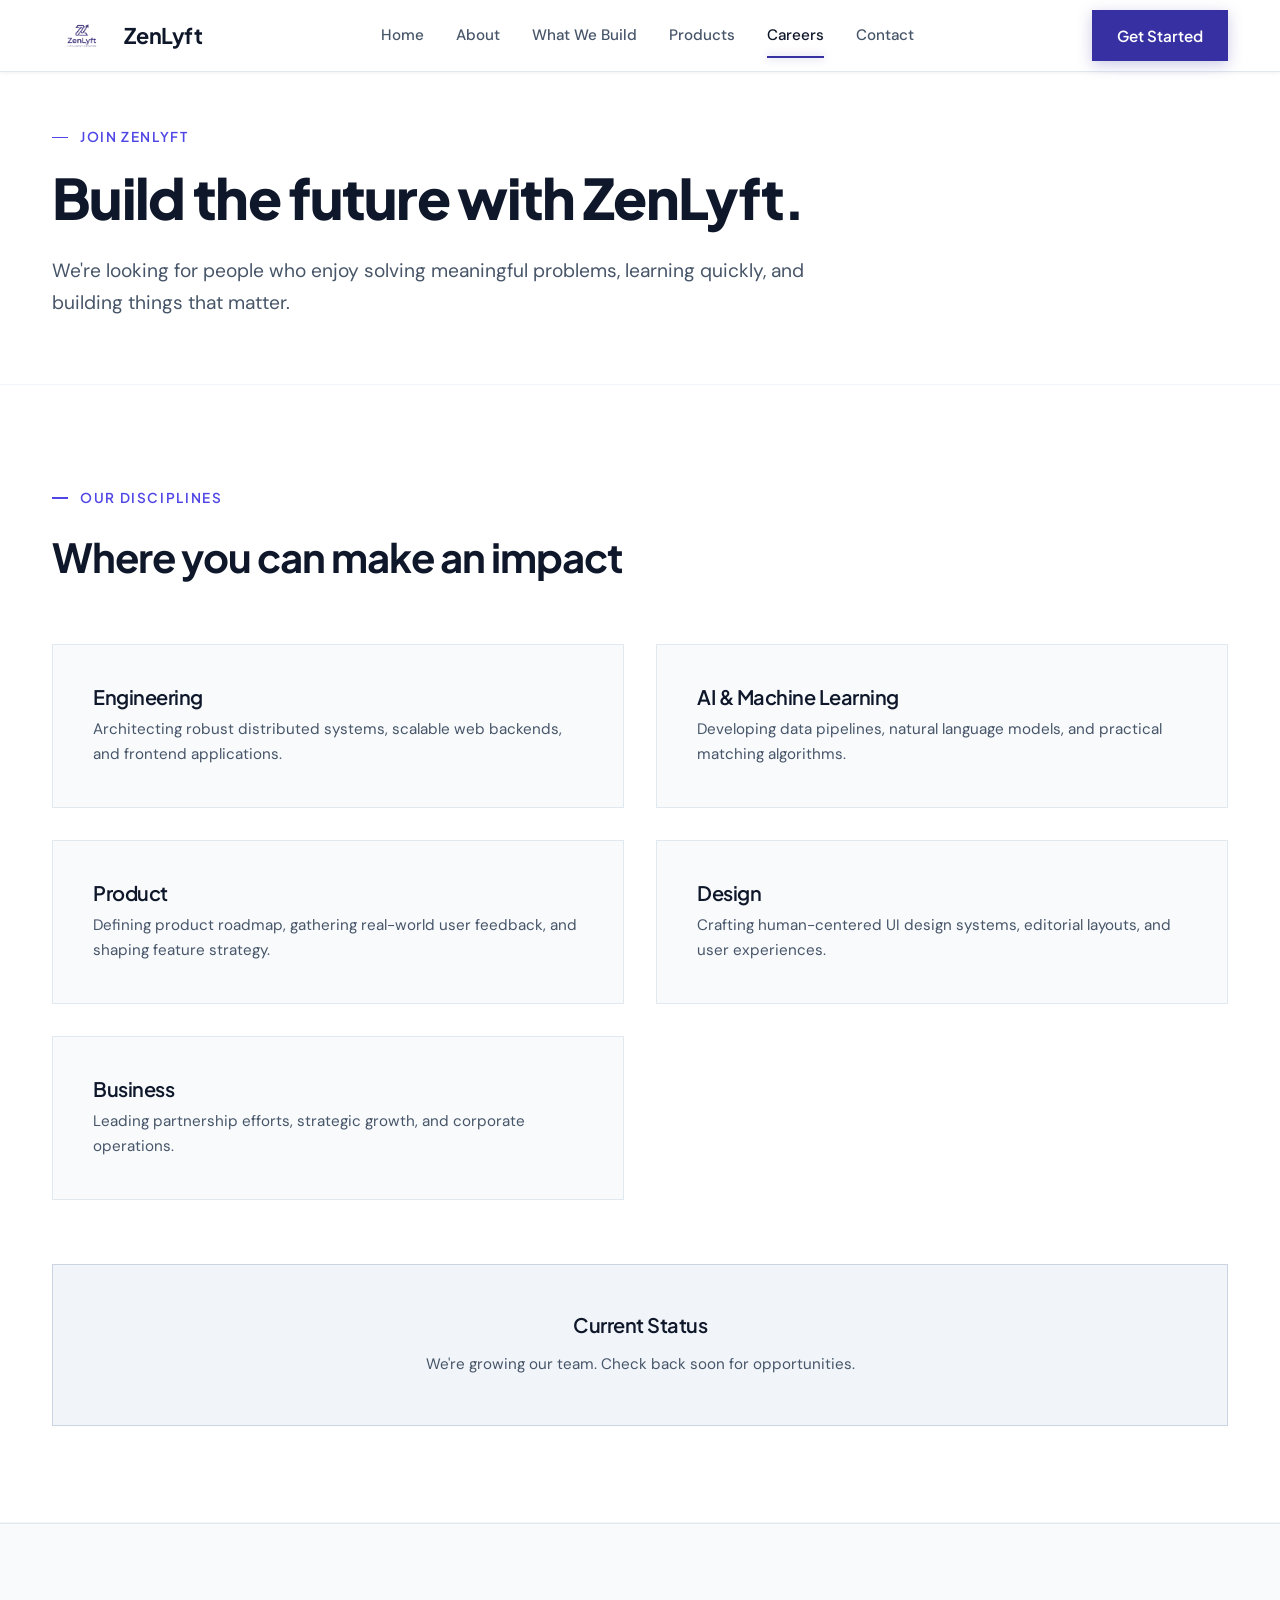
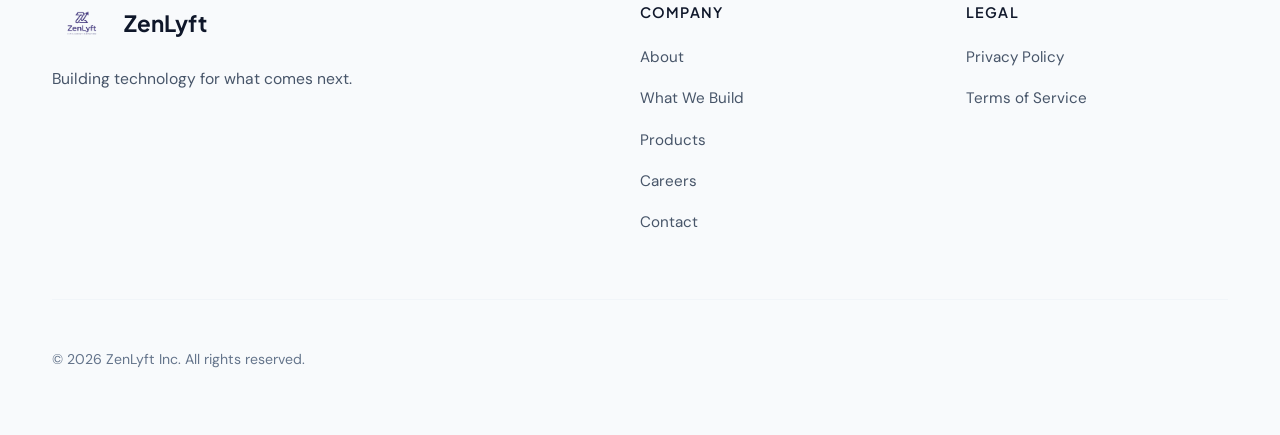
<file: careers.html>
<!DOCTYPE html>
<html lang="en">
<head>
  <meta charset="UTF-8" />
  <meta name="viewport" content="width=device-width, initial-scale=1.0" />
  <title>Careers : Build the Future with ZenLyft</title>
  <meta name="description" content="Explore career opportunities at ZenLyft. We're looking for people who enjoy solving meaningful problems and building software that matters." />
  <link rel="stylesheet" href="css/base.css" />
  <link rel="stylesheet" href="css/components.css" />
  <link rel="stylesheet" href="css/pages/inner.css" />
</head>
<body>

  <!-- NAVIGATION -->
  <header role="banner">
    <nav class="nav" role="navigation" aria-label="Main navigation">
      <div class="container nav__inner">
        <a href="index.html" class="nav__logo" aria-label="ZenLyft homepage">
          <img src="./Images/ZenLyft__logo.png" alt="ZenLyft Logo" class="nav__logo-img" />
          <span class="nav__logotype">ZenLyft</span>
        </a>

        <div class="nav__links">
          <a href="index.html" class="nav__link">Home</a>
          <a href="about.html" class="nav__link">About</a>
          <a href="what-we-build.html" class="nav__link">What We Build</a>
          <a href="products.html" class="nav__link">Products</a>
          <a href="careers.html" class="nav__link nav__link--active">Careers</a>
          <a href="contact.html" class="nav__link">Contact</a>
        </div>

        <div class="nav__actions">
          <a href="products.html" class="btn btn--primary">Get Started</a>
          <button class="nav__hamburger" aria-label="Open navigation menu" aria-expanded="false" aria-controls="mobile-drawer">
            <span></span><span></span><span></span>
          </button>
        </div>
      </div>
    </nav>

    <!-- Mobile Drawer -->
    <div class="nav__drawer" id="mobile-drawer" aria-label="Mobile navigation">
      <nav class="nav__drawer-links">
        <a href="index.html" class="nav__drawer-link">Home</a>
        <a href="about.html" class="nav__drawer-link">About</a>
        <a href="what-we-build.html" class="nav__drawer-link">What We Build</a>
        <a href="products.html" class="nav__drawer-link">Products</a>
        <a href="careers.html" class="nav__drawer-link nav__drawer-link--active">Careers</a>
        <a href="contact.html" class="nav__drawer-link">Contact</a>
      </nav>
      <div class="nav__drawer-actions">
        <a href="products.html" class="btn btn--primary btn--full">Get Started</a>
      </div>
    </div>
  </header>

  <main id="main-content">

    <!-- PAGE HEADER -->
    <section class="page-header">
      <div class="container">
        <div class="page-header__inner">
          <div class="eyebrow">Join ZenLyft</div>
          <h1 class="page-header__title">Build the future with ZenLyft.</h1>
          <p class="page-header__desc">
            We're looking for people who enjoy solving meaningful problems, learning quickly, and building things that matter.
          </p>
        </div>
      </div>
    </section>

    <!-- TEAMS / DEPARTMENTS -->
    <section class="section">
      <div class="container">
        <div class="section-header">
          <div class="eyebrow">Our Disciplines</div>
          <h2 class="section-header__title">Where you can make an impact</h2>
        </div>

        <div class="careers-grid">
          <div class="career-dept-card reveal">
            <h3 class="career-dept-card__title">Engineering</h3>
            <p class="career-dept-card__text">Architecting robust distributed systems, scalable web backends, and frontend applications.</p>
          </div>

          <div class="career-dept-card reveal delay-1">
            <h3 class="career-dept-card__title">AI &amp; Machine Learning</h3>
            <p class="career-dept-card__text">Developing data pipelines, natural language models, and practical matching algorithms.</p>
          </div>

          <div class="career-dept-card reveal delay-2">
            <h3 class="career-dept-card__title">Product</h3>
            <p class="career-dept-card__text">Defining product roadmap, gathering real-world user feedback, and shaping feature strategy.</p>
          </div>

          <div class="career-dept-card reveal delay-3">
            <h3 class="career-dept-card__title">Design</h3>
            <p class="career-dept-card__text">Crafting human-centered UI design systems, editorial layouts, and user experiences.</p>
          </div>

          <div class="career-dept-card reveal delay-4">
            <h3 class="career-dept-card__title">Business</h3>
            <p class="career-dept-card__text">Leading partnership efforts, strategic growth, and corporate operations.</p>
          </div>
        </div>

        <!-- OPENINGS STATUS NOTICE (Strict Requirement Compliance) -->
        <div class="careers-notice reveal">
          <h3 class="careers-notice__title">Current Status</h3>
          <p class="careers-notice__text">We're growing our team. Check back soon for opportunities.</p>
        </div>

      </div>
    </section>

  </main>

  <!-- FOOTER -->
  <footer class="footer" role="contentinfo">
    <div class="container">
      <div class="footer__grid">
        <div class="footer__brand">
          <a href="index.html" class="footer__logo" aria-label="ZenLyft home">
            <img src="./Images/ZenLyft__logo.png" alt="ZenLyft Logo" class="nav__logo-img" />
            <span>ZenLyft</span>
          </a>
          <p class="footer__tagline">Building technology for what comes next.</p>
        </div>
        <div>
          <h4 class="footer__heading">Company</h4>
          <nav class="footer__nav" aria-label="Footer company links">
            <a href="about.html" class="footer__link">About</a>
            <a href="what-we-build.html" class="footer__link">What We Build</a>
            <a href="products.html" class="footer__link">Products</a>
            <a href="careers.html" class="footer__link">Careers</a>
            <a href="contact.html" class="footer__link">Contact</a>
          </nav>
        </div>
        <div>
          <h4 class="footer__heading">Legal</h4>
          <nav class="footer__nav" aria-label="Footer legal links">
            <a href="privacy.html" class="footer__link">Privacy Policy</a>
            <a href="terms.html" class="footer__link">Terms of Service</a>
          </nav>
        </div>
      </div>
      <div class="footer__bottom">
        <p class="footer__copyright">&copy; 2026 ZenLyft Inc. All rights reserved.</p>
      </div>
    </div>
  </footer>

  <script src="js/main.js"></script>
  <script src="js/animations.js"></script>
</body>
</html>
</file>
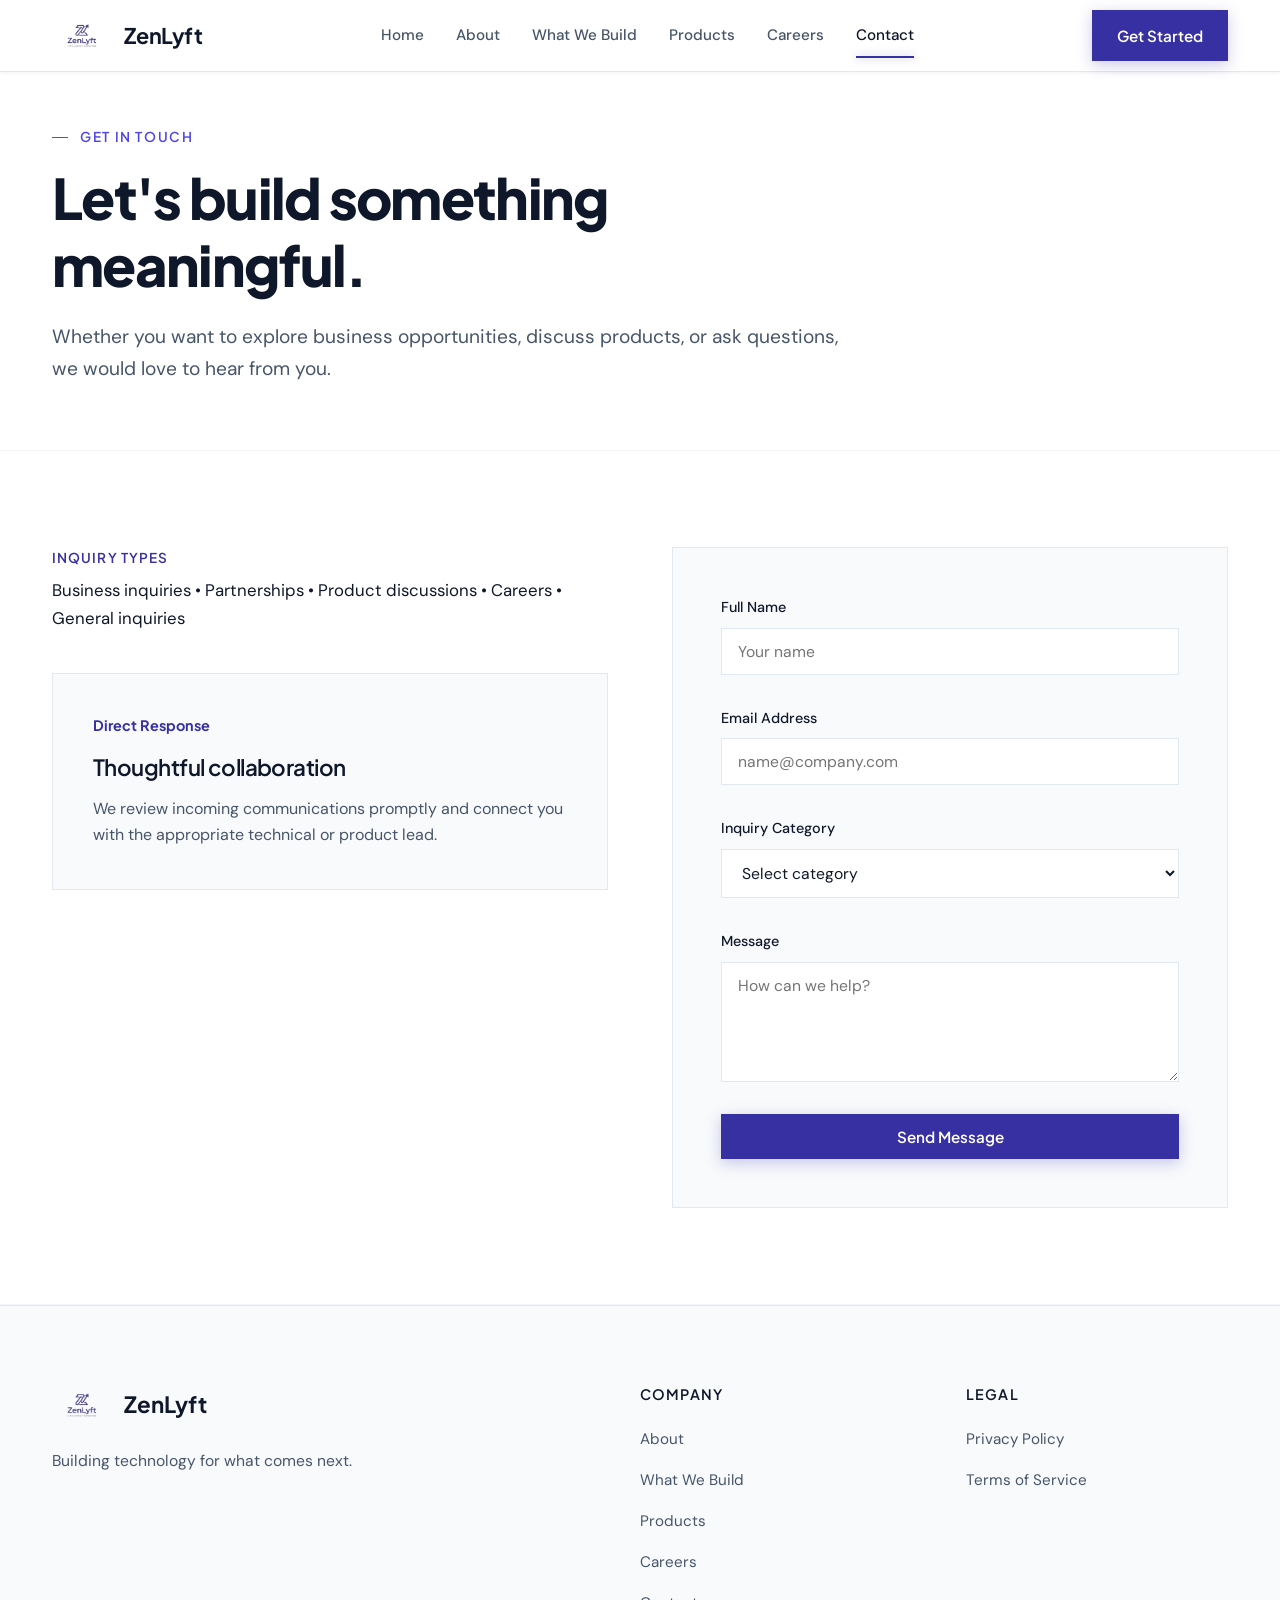
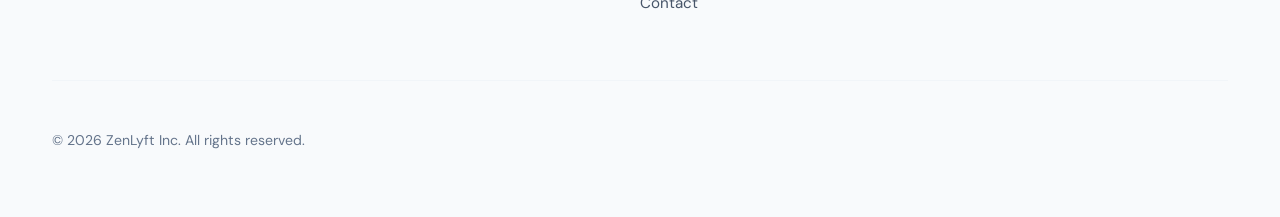
<file: contact.html>
<!DOCTYPE html>
<html lang="en">
<head>
  <meta charset="UTF-8" />
  <meta name="viewport" content="width=device-width, initial-scale=1.0" />
  <title>Contact Us : ZenLyft</title>
  <meta name="description" content="Get in touch with ZenLyft for business inquiries, partnerships, product discussions, careers, or general inquiries." />
  <link rel="stylesheet" href="css/base.css" />
  <link rel="stylesheet" href="css/components.css" />
  <link rel="stylesheet" href="css/pages/inner.css" />
</head>
<body>

  <!-- NAVIGATION -->
  <header role="banner">
    <nav class="nav" role="navigation" aria-label="Main navigation">
      <div class="container nav__inner">
        <a href="index.html" class="nav__logo" aria-label="ZenLyft homepage">
          <img src="./Images/ZenLyft__logo.png" alt="ZenLyft Logo" class="nav__logo-img" />
          <span class="nav__logotype">ZenLyft</span>
        </a>

        <div class="nav__links">
          <a href="index.html" class="nav__link">Home</a>
          <a href="about.html" class="nav__link">About</a>
          <a href="what-we-build.html" class="nav__link">What We Build</a>
          <a href="products.html" class="nav__link">Products</a>
          <a href="careers.html" class="nav__link">Careers</a>
          <a href="contact.html" class="nav__link nav__link--active">Contact</a>
        </div>

        <div class="nav__actions">
          <a href="products.html" class="btn btn--primary">Get Started</a>
          <button class="nav__hamburger" aria-label="Open navigation menu" aria-expanded="false" aria-controls="mobile-drawer">
            <span></span><span></span><span></span>
          </button>
        </div>
      </div>
    </nav>

    <!-- Mobile Drawer -->
    <div class="nav__drawer" id="mobile-drawer" aria-label="Mobile navigation">
      <nav class="nav__drawer-links">
        <a href="index.html" class="nav__drawer-link">Home</a>
        <a href="about.html" class="nav__drawer-link">About</a>
        <a href="what-we-build.html" class="nav__drawer-link">What We Build</a>
        <a href="products.html" class="nav__drawer-link">Products</a>
        <a href="careers.html" class="nav__drawer-link">Careers</a>
        <a href="contact.html" class="nav__drawer-link nav__drawer-link--active">Contact</a>
      </nav>
      <div class="nav__drawer-actions">
        <a href="products.html" class="btn btn--primary btn--full">Get Started</a>
      </div>
    </div>
  </header>

  <main id="main-content">

    <!-- PAGE HEADER -->
    <section class="page-header">
      <div class="container">
        <div class="page-header__inner">
          <div class="eyebrow">Get in Touch</div>
          <h1 class="page-header__title">Let's build something meaningful.</h1>
          <p class="page-header__desc">
            Whether you want to explore business opportunities, discuss products, or ask questions, we would love to hear from you.
          </p>
        </div>
      </div>
    </section>

    <!-- CONTACT FORM & INFORMATION -->
    <section class="section">
      <div class="container">
        <div class="contact-grid">

          <div class="contact-info reveal">
            <div class="contact-info-item">
              <div class="contact-info-item__label">Inquiry Types</div>
              <div class="contact-info-item__val">
                Business inquiries &bull; Partnerships &bull; Product discussions &bull; Careers &bull; General inquiries
              </div>
            </div>

            <div class="editorial-card">
              <span class="editorial-card__number">Direct Response</span>
              <h3 class="editorial-card__title">Thoughtful collaboration</h3>
              <p class="editorial-card__desc">
                We review incoming communications promptly and connect you with the appropriate technical or product lead.
              </p>
            </div>
          </div>

          <!-- FORM -->
          <form class="contact-form reveal delay-1" action="#" method="POST">
            <div class="form-group">
              <label for="contact-name" class="form-label">Full Name</label>
              <input type="text" id="contact-name" name="name" class="form-input" placeholder="Your name" required />
            </div>

            <div class="form-group">
              <label for="contact-email" class="form-label">Email Address</label>
              <input type="email" id="contact-email" name="email" class="form-input" placeholder="name@company.com" required />
            </div>

            <div class="form-group">
              <label for="contact-category" class="form-label">Inquiry Category</label>
              <select id="contact-category" name="category" class="form-select" required>
                <option value="" disabled selected>Select category</option>
                <option value="business">Business Inquiries</option>
                <option value="partnerships">Partnerships</option>
                <option value="product">Product Discussions</option>
                <option value="careers">Careers</option>
                <option value="general">General Inquiries</option>
              </select>
            </div>

            <div class="form-group">
              <label for="contact-message" class="form-label">Message</label>
              <textarea id="contact-message" name="message" class="form-textarea" placeholder="How can we help?" required></textarea>
            </div>

            <button type="submit" class="btn btn--primary btn--full">Send Message</button>
          </form>

        </div>
      </div>
    </section>

  </main>

  <!-- FOOTER -->
  <footer class="footer" role="contentinfo">
    <div class="container">
      <div class="footer__grid">
        <div class="footer__brand">
          <a href="index.html" class="footer__logo" aria-label="ZenLyft home">
            <img src="./Images/ZenLyft__logo.png" alt="ZenLyft Logo" class="nav__logo-img" />
            <span>ZenLyft</span>
          </a>
          <p class="footer__tagline">Building technology for what comes next.</p>
        </div>
        <div>
          <h4 class="footer__heading">Company</h4>
          <nav class="footer__nav" aria-label="Footer company links">
            <a href="about.html" class="footer__link">About</a>
            <a href="what-we-build.html" class="footer__link">What We Build</a>
            <a href="products.html" class="footer__link">Products</a>
            <a href="careers.html" class="footer__link">Careers</a>
            <a href="contact.html" class="footer__link">Contact</a>
          </nav>
        </div>
        <div>
          <h4 class="footer__heading">Legal</h4>
          <nav class="footer__nav" aria-label="Footer legal links">
            <a href="privacy.html" class="footer__link">Privacy Policy</a>
            <a href="terms.html" class="footer__link">Terms of Service</a>
          </nav>
        </div>
      </div>
      <div class="footer__bottom">
        <p class="footer__copyright">&copy; 2026 ZenLyft Inc. All rights reserved.</p>
      </div>
    </div>
  </footer>

  <script src="js/main.js"></script>
  <script src="js/animations.js"></script>
</body>
</html>
</file>
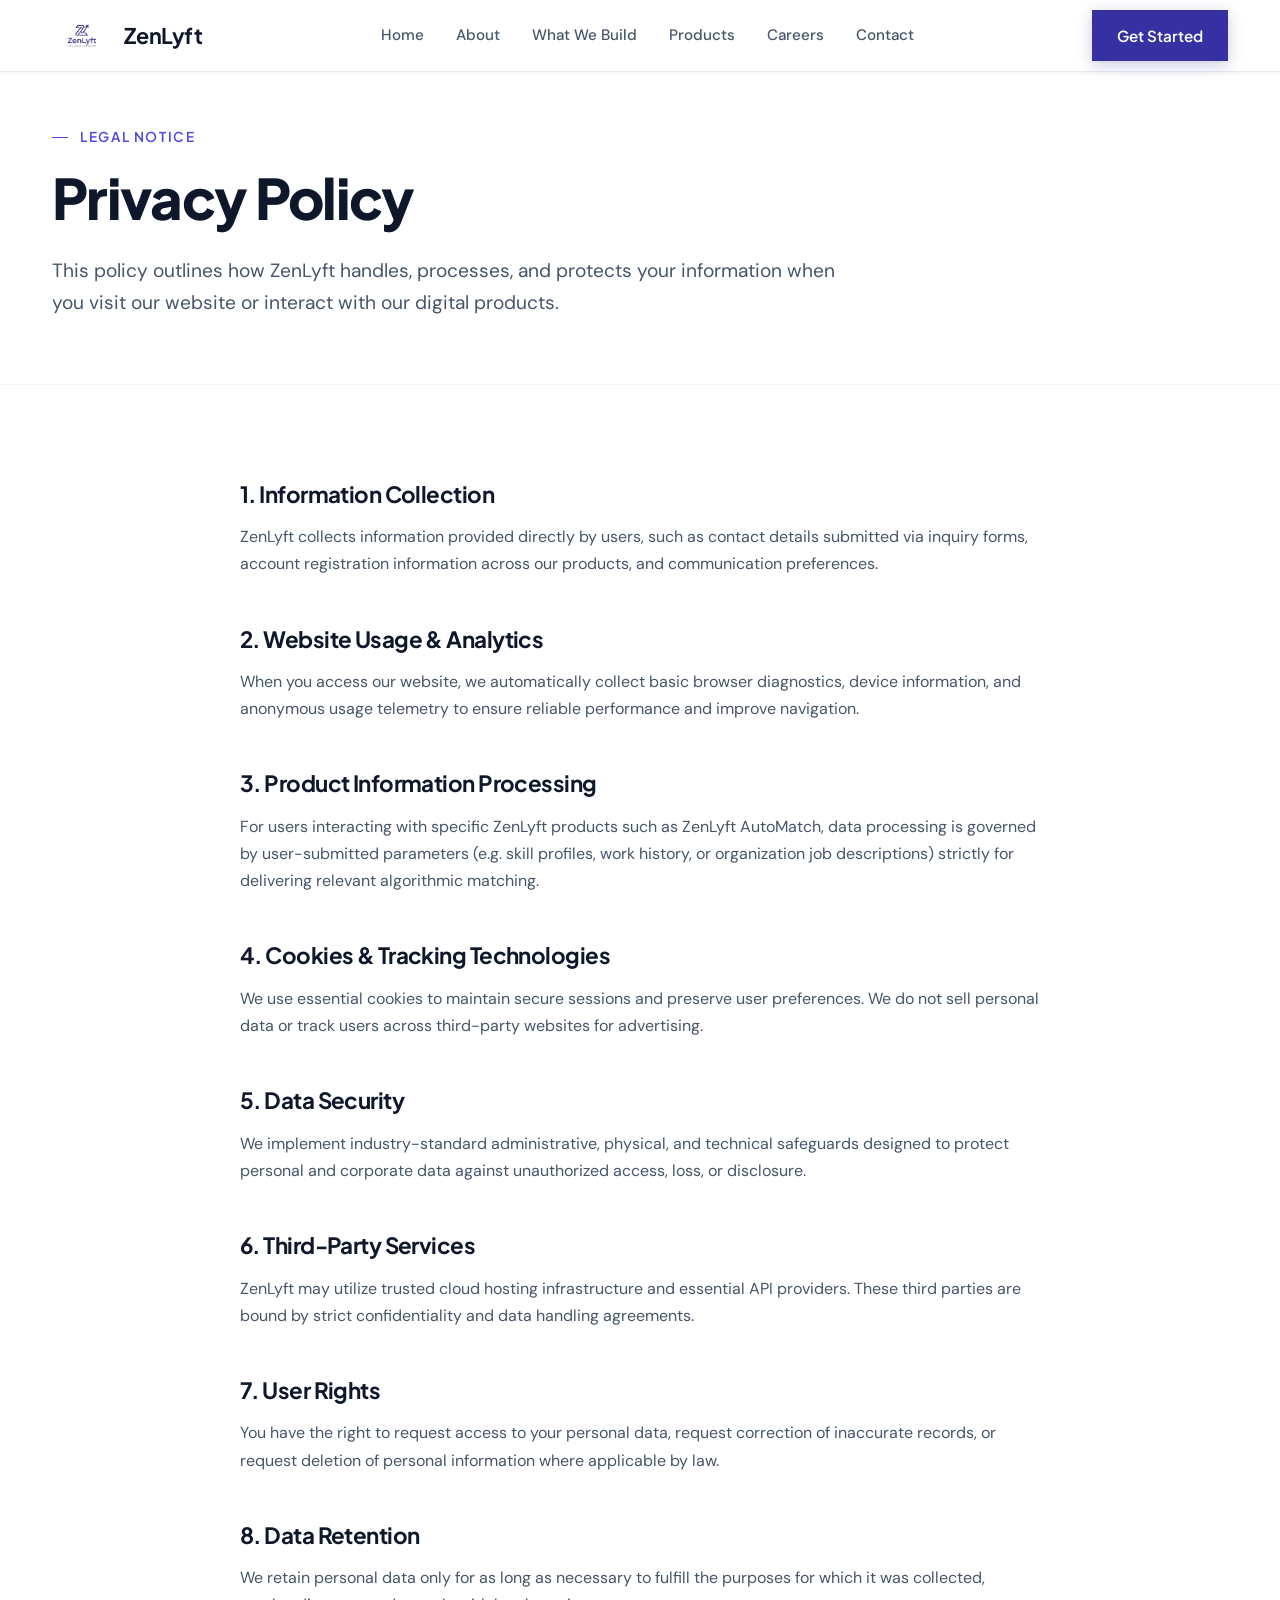
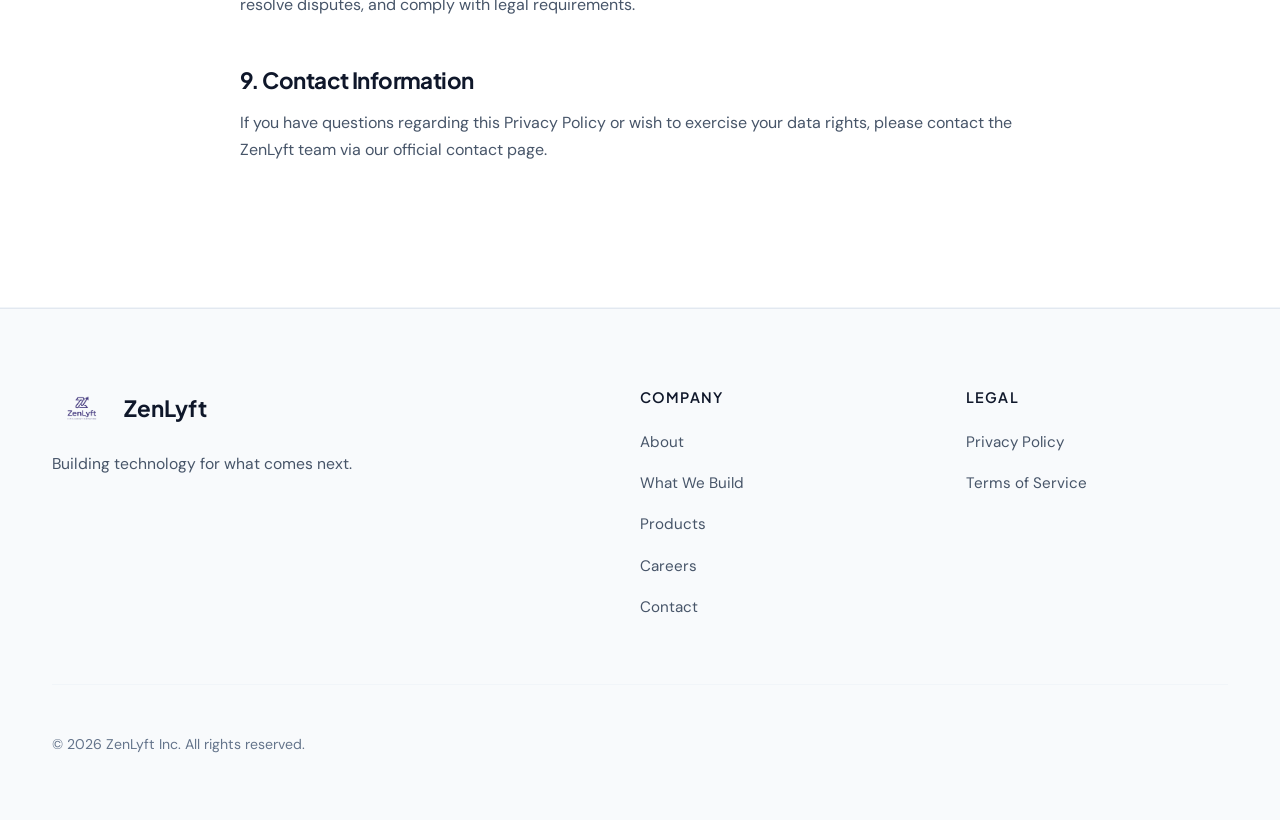
<file: privacy.html>
<!DOCTYPE html>
<html lang="en">
<head>
  <meta charset="UTF-8" />
  <meta name="viewport" content="width=device-width, initial-scale=1.0" />
  <title>Privacy Policy : ZenLyft</title>
  <meta name="description" content="ZenLyft official Privacy Policy explaining information collection, usage, security, and user rights." />
  <link rel="stylesheet" href="css/base.css" />
  <link rel="stylesheet" href="css/components.css" />
  <link rel="stylesheet" href="css/pages/inner.css" />
</head>
<body>

  <!-- NAVIGATION -->
  <header role="banner">
    <nav class="nav" role="navigation" aria-label="Main navigation">
      <div class="container nav__inner">
        <a href="index.html" class="nav__logo" aria-label="ZenLyft homepage">
          <img src="./Images/ZenLyft__logo.png" alt="ZenLyft Logo" class="nav__logo-img" />
          <span class="nav__logotype">ZenLyft</span>
        </a>

        <div class="nav__links">
          <a href="index.html" class="nav__link">Home</a>
          <a href="about.html" class="nav__link">About</a>
          <a href="what-we-build.html" class="nav__link">What We Build</a>
          <a href="products.html" class="nav__link">Products</a>
          <a href="careers.html" class="nav__link">Careers</a>
          <a href="contact.html" class="nav__link">Contact</a>
        </div>

        <div class="nav__actions">
          <a href="products.html" class="btn btn--primary">Get Started</a>
          <button class="nav__hamburger" aria-label="Open navigation menu" aria-expanded="false" aria-controls="mobile-drawer">
            <span></span><span></span><span></span>
          </button>
        </div>
      </div>
    </nav>

    <!-- Mobile Drawer -->
    <div class="nav__drawer" id="mobile-drawer" aria-label="Mobile navigation">
      <nav class="nav__drawer-links">
        <a href="index.html" class="nav__drawer-link">Home</a>
        <a href="about.html" class="nav__drawer-link">About</a>
        <a href="what-we-build.html" class="nav__drawer-link">What We Build</a>
        <a href="products.html" class="nav__drawer-link">Products</a>
        <a href="careers.html" class="nav__drawer-link">Careers</a>
        <a href="contact.html" class="nav__drawer-link">Contact</a>
      </nav>
      <div class="nav__drawer-actions">
        <a href="products.html" class="btn btn--primary btn--full">Get Started</a>
      </div>
    </div>
  </header>

  <main id="main-content">

    <!-- PAGE HEADER -->
    <section class="page-header">
      <div class="container">
        <div class="page-header__inner">
          <div class="eyebrow">Legal Notice</div>
          <h1 class="page-header__title">Privacy Policy</h1>
          <p class="page-header__desc">
            This policy outlines how ZenLyft handles, processes, and protects your information when you visit our website or interact with our digital products.
          </p>
        </div>
      </div>
    </section>

    <!-- LEGAL DOCUMENT CONTENT -->
    <section class="section">
      <div class="container">
        <div class="legal-content">

          <div class="legal-section">
            <h2>1. Information Collection</h2>
            <p>
              ZenLyft collects information provided directly by users, such as contact details submitted via inquiry forms, account registration information across our products, and communication preferences.
            </p>
          </div>

          <div class="legal-section">
            <h2>2. Website Usage &amp; Analytics</h2>
            <p>
              When you access our website, we automatically collect basic browser diagnostics, device information, and anonymous usage telemetry to ensure reliable performance and improve navigation.
            </p>
          </div>

          <div class="legal-section">
            <h2>3. Product Information Processing</h2>
            <p>
              For users interacting with specific ZenLyft products such as ZenLyft AutoMatch, data processing is governed by user-submitted parameters (e.g. skill profiles, work history, or organization job descriptions) strictly for delivering relevant algorithmic matching.
            </p>
          </div>

          <div class="legal-section">
            <h2>4. Cookies &amp; Tracking Technologies</h2>
            <p>
              We use essential cookies to maintain secure sessions and preserve user preferences. We do not sell personal data or track users across third-party websites for advertising.
            </p>
          </div>

          <div class="legal-section">
            <h2>5. Data Security</h2>
            <p>
              We implement industry-standard administrative, physical, and technical safeguards designed to protect personal and corporate data against unauthorized access, loss, or disclosure.
            </p>
          </div>

          <div class="legal-section">
            <h2>6. Third-Party Services</h2>
            <p>
              ZenLyft may utilize trusted cloud hosting infrastructure and essential API providers. These third parties are bound by strict confidentiality and data handling agreements.
            </p>
          </div>

          <div class="legal-section">
            <h2>7. User Rights</h2>
            <p>
              You have the right to request access to your personal data, request correction of inaccurate records, or request deletion of personal information where applicable by law.
            </p>
          </div>

          <div class="legal-section">
            <h2>8. Data Retention</h2>
            <p>
              We retain personal data only for as long as necessary to fulfill the purposes for which it was collected, resolve disputes, and comply with legal requirements.
            </p>
          </div>

          <div class="legal-section">
            <h2>9. Contact Information</h2>
            <p>
              If you have questions regarding this Privacy Policy or wish to exercise your data rights, please contact the ZenLyft team via our official contact page.
            </p>
          </div>

        </div>
      </div>
    </section>

  </main>

  <!-- FOOTER -->
  <footer class="footer" role="contentinfo">
    <div class="container">
      <div class="footer__grid">
        <div class="footer__brand">
          <a href="index.html" class="footer__logo" aria-label="ZenLyft home">
            <img src="./Images/ZenLyft__logo.png" alt="ZenLyft Logo" class="nav__logo-img" />
            <span>ZenLyft</span>
          </a>
          <p class="footer__tagline">Building technology for what comes next.</p>
        </div>
        <div>
          <h4 class="footer__heading">Company</h4>
          <nav class="footer__nav" aria-label="Footer company links">
            <a href="about.html" class="footer__link">About</a>
            <a href="what-we-build.html" class="footer__link">What We Build</a>
            <a href="products.html" class="footer__link">Products</a>
            <a href="careers.html" class="footer__link">Careers</a>
            <a href="contact.html" class="footer__link">Contact</a>
          </nav>
        </div>
        <div>
          <h4 class="footer__heading">Legal</h4>
          <nav class="footer__nav" aria-label="Footer legal links">
            <a href="privacy.html" class="footer__link">Privacy Policy</a>
            <a href="terms.html" class="footer__link">Terms of Service</a>
          </nav>
        </div>
      </div>
      <div class="footer__bottom">
        <p class="footer__copyright">&copy; 2026 ZenLyft Inc. All rights reserved.</p>
      </div>
    </div>
  </footer>

  <script src="js/main.js"></script>
  <script src="js/animations.js"></script>
</body>
</html>
</file>
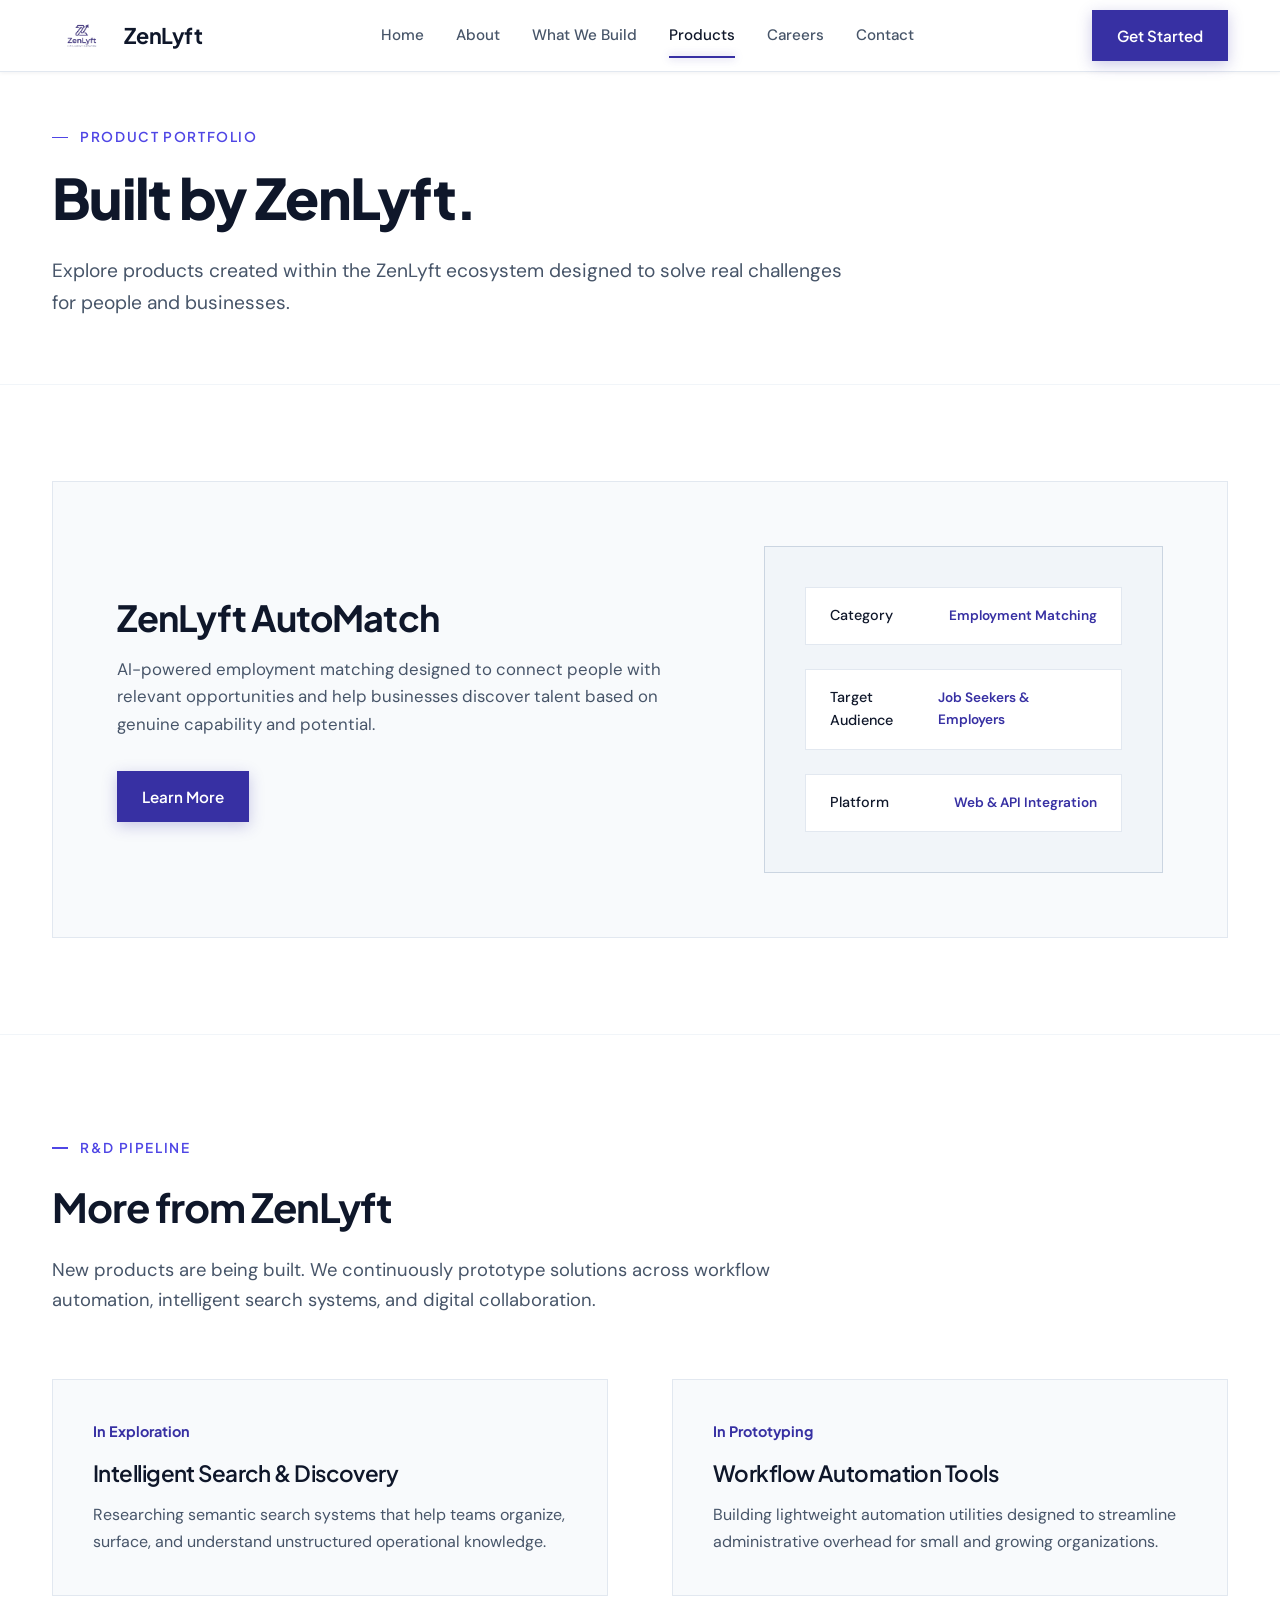
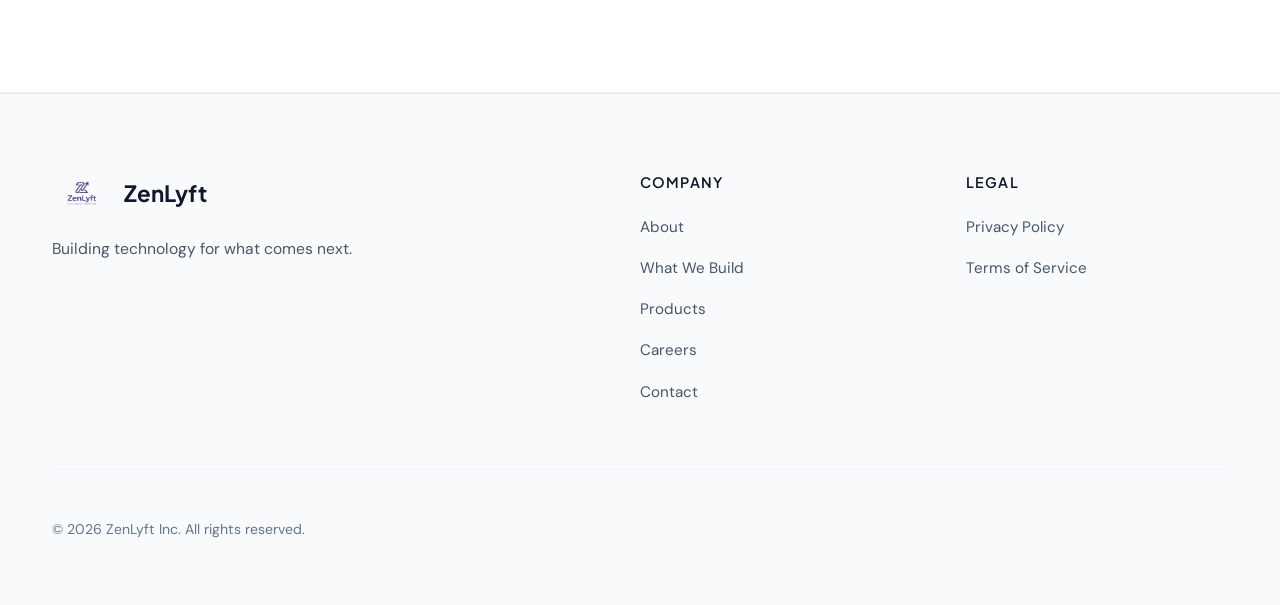
<file: products.html>
<!DOCTYPE html>
<html lang="en">
<head>
  <meta charset="UTF-8" />
  <meta name="viewport" content="width=device-width, initial-scale=1.0" />
  <title>Our Products : Built by ZenLyft</title>
  <meta name="description" content="Discover products built by ZenLyft, including ZenLyft AutoMatch and upcoming digital product initiatives." />
  <link rel="stylesheet" href="css/base.css" />
  <link rel="stylesheet" href="css/components.css" />
  <link rel="stylesheet" href="css/pages/inner.css" />
</head>
<body>

  <!-- NAVIGATION -->
  <header role="banner">
    <nav class="nav" role="navigation" aria-label="Main navigation">
      <div class="container nav__inner">
        <a href="index.html" class="nav__logo" aria-label="ZenLyft homepage">
          <img src="./Images/ZenLyft__logo.png" alt="ZenLyft Logo" class="nav__logo-img" />
          <span class="nav__logotype">ZenLyft</span>
        </a>

        <div class="nav__links">
          <a href="index.html" class="nav__link">Home</a>
          <a href="about.html" class="nav__link">About</a>
          <a href="what-we-build.html" class="nav__link">What We Build</a>
          <a href="products.html" class="nav__link nav__link--active">Products</a>
          <a href="careers.html" class="nav__link">Careers</a>
          <a href="contact.html" class="nav__link">Contact</a>
        </div>

        <div class="nav__actions">
          <a href="products.html" class="btn btn--primary">Get Started</a>
          <button class="nav__hamburger" aria-label="Open navigation menu" aria-expanded="false" aria-controls="mobile-drawer">
            <span></span><span></span><span></span>
          </button>
        </div>
      </div>
    </nav>

    <!-- Mobile Drawer -->
    <div class="nav__drawer" id="mobile-drawer" aria-label="Mobile navigation">
      <nav class="nav__drawer-links">
        <a href="index.html" class="nav__drawer-link">Home</a>
        <a href="about.html" class="nav__drawer-link">About</a>
        <a href="what-we-build.html" class="nav__drawer-link">What We Build</a>
        <a href="products.html" class="nav__drawer-link nav__drawer-link--active">Products</a>
        <a href="careers.html" class="nav__drawer-link">Careers</a>
        <a href="contact.html" class="nav__drawer-link">Contact</a>
      </nav>
      <div class="nav__drawer-actions">
        <a href="products.html" class="btn btn--primary btn--full">Get Started</a>
      </div>
    </div>
  </header>

  <main id="main-content">

    <!-- PAGE HEADER -->
    <section class="page-header">
      <div class="container">
        <div class="page-header__inner">
          <div class="eyebrow">Product Portfolio</div>
          <h1 class="page-header__title">Built by ZenLyft.</h1>
          <p class="page-header__desc">
            Explore products created within the ZenLyft ecosystem designed to solve real challenges for people and businesses.
          </p>
        </div>
      </div>
    </section>

    <!-- FEATURED PRODUCT: AUTOMATCH -->
    <section class="section">
      <div class="container">
        <div class="product-showcase reveal">
          <div class="product-showcase__content">
            <h2 class="product-showcase__title">ZenLyft AutoMatch</h2>
            <p class="product-showcase__desc">
              AI-powered employment matching designed to connect people with relevant opportunities and help businesses discover talent based on genuine capability and potential.
            </p>
            <a href="automatch.html" class="btn btn--primary">Learn More</a>
          </div>
          <div class="product-showcase__visual">
            <div class="product-visual-pill">
              <span class="product-visual-pill__label">Category</span>
              <span class="product-visual-pill__value">Employment Matching</span>
            </div>
            <div class="product-visual-pill">
              <span class="product-visual-pill__label">Target Audience</span>
              <span class="product-visual-pill__value">Job Seekers &amp; Employers</span>
            </div>
            <div class="product-visual-pill">
              <span class="product-visual-pill__label">Platform</span>
              <span class="product-visual-pill__value">Web &amp; API Integration</span>
            </div>
          </div>
        </div>
      </div>
    </section>

    <!-- FUTURE PRODUCTS -->
    <section class="section">
      <div class="container">
        <div class="section-header">
          <div class="eyebrow">R&amp;D Pipeline</div>
          <h2 class="section-header__title">More from ZenLyft</h2>
          <p class="section-header__desc">
            New products are being built. We continuously prototype solutions across workflow automation, intelligent search systems, and digital collaboration.
          </p>
        </div>

        <div class="editorial-grid">
          <div class="editorial-card reveal">
            <span class="editorial-card__number">In Exploration</span>
            <h3 class="editorial-card__title">Intelligent Search &amp; Discovery</h3>
            <p class="editorial-card__desc">
              Researching semantic search systems that help teams organize, surface, and understand unstructured operational knowledge.
            </p>
          </div>
          <div class="editorial-card reveal delay-1">
            <span class="editorial-card__number">In Prototyping</span>
            <h3 class="editorial-card__title">Workflow Automation Tools</h3>
            <p class="editorial-card__desc">
              Building lightweight automation utilities designed to streamline administrative overhead for small and growing organizations.
            </p>
          </div>
        </div>
      </div>
    </section>

  </main>

  <!-- FOOTER -->
  <footer class="footer" role="contentinfo">
    <div class="container">
      <div class="footer__grid">
        <div class="footer__brand">
          <a href="index.html" class="footer__logo" aria-label="ZenLyft home">
            <img src="./Images/ZenLyft__logo.png" alt="ZenLyft Logo" class="nav__logo-img" />
            <span>ZenLyft</span>
          </a>
          <p class="footer__tagline">Building technology for what comes next.</p>
        </div>
        <div>
          <h4 class="footer__heading">Company</h4>
          <nav class="footer__nav" aria-label="Footer company links">
            <a href="about.html" class="footer__link">About</a>
            <a href="what-we-build.html" class="footer__link">What We Build</a>
            <a href="products.html" class="footer__link">Products</a>
            <a href="careers.html" class="footer__link">Careers</a>
            <a href="contact.html" class="footer__link">Contact</a>
          </nav>
        </div>
        <div>
          <h4 class="footer__heading">Legal</h4>
          <nav class="footer__nav" aria-label="Footer legal links">
            <a href="privacy.html" class="footer__link">Privacy Policy</a>
            <a href="terms.html" class="footer__link">Terms of Service</a>
          </nav>
        </div>
      </div>
      <div class="footer__bottom">
        <p class="footer__copyright">&copy; 2026 ZenLyft Inc. All rights reserved.</p>
      </div>
    </div>
  </footer>

  <script src="js/main.js"></script>
  <script src="js/animations.js"></script>
</body>
</html>
</file>
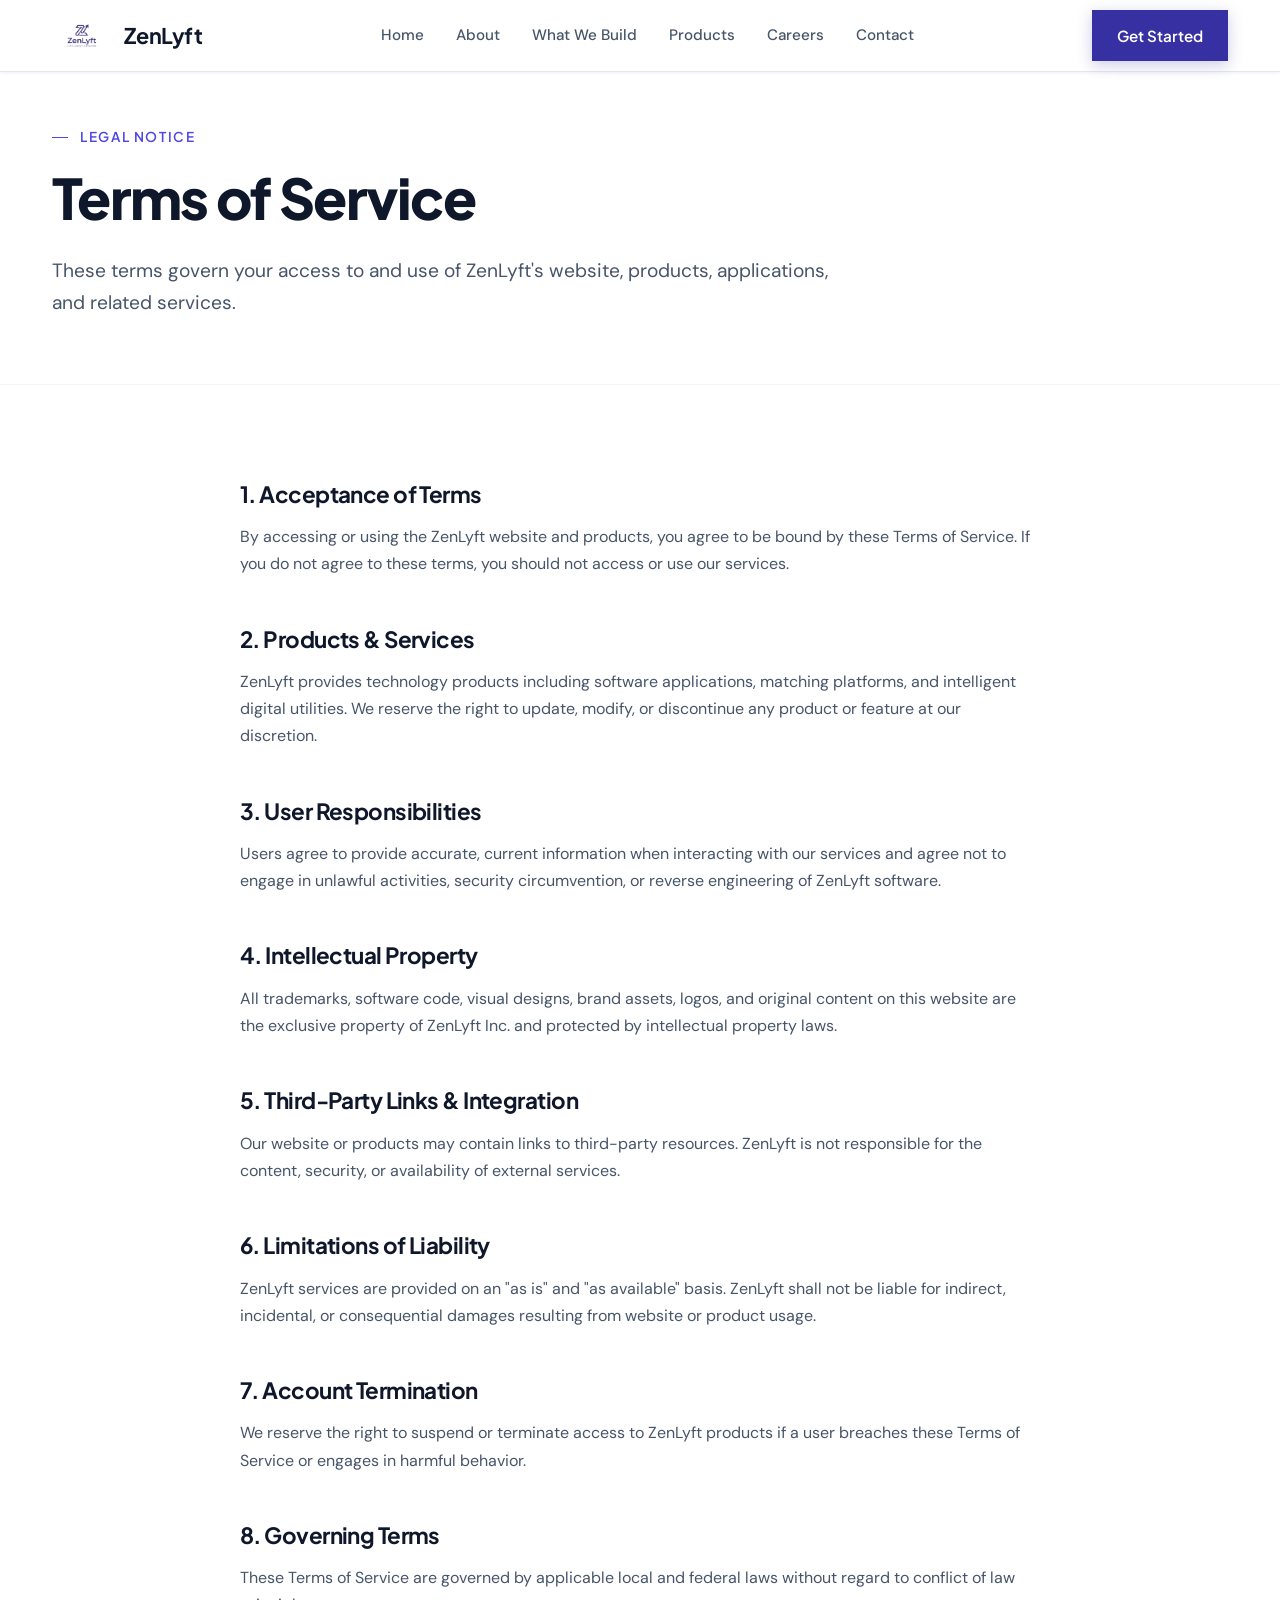
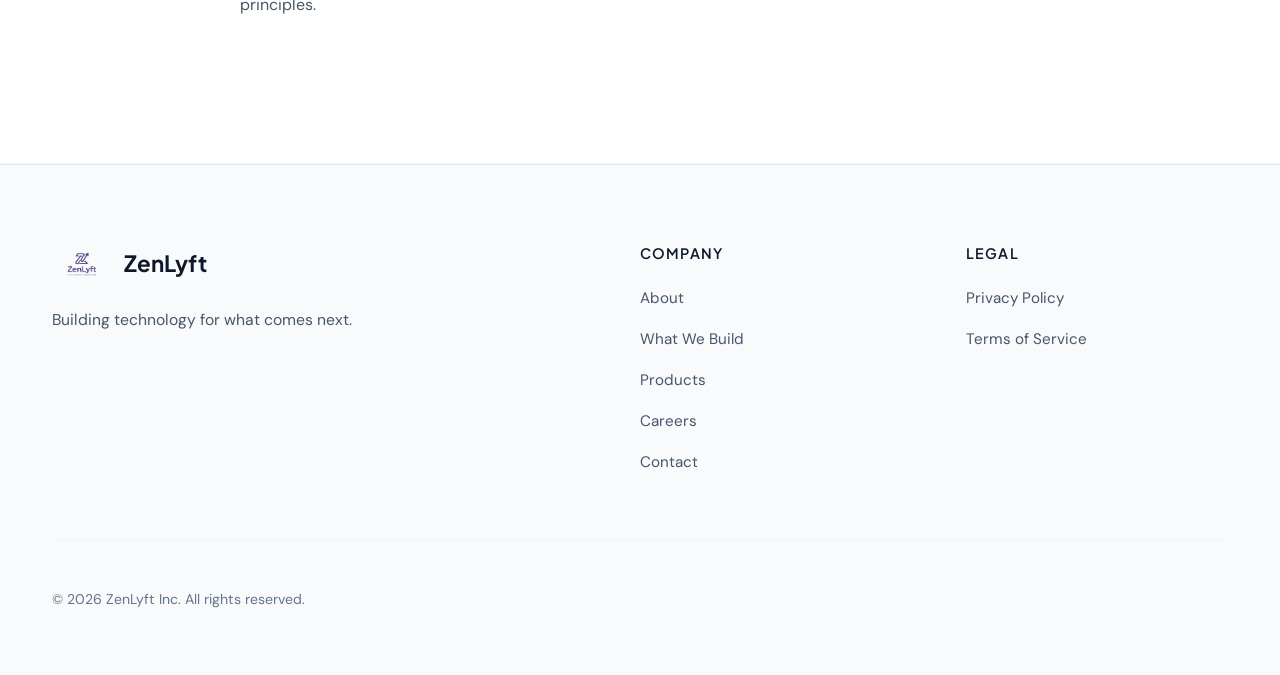
<file: terms.html>
<!DOCTYPE html>
<html lang="en">
<head>
  <meta charset="UTF-8" />
  <meta name="viewport" content="width=device-width, initial-scale=1.0" />
  <title>Terms of Service : ZenLyft</title>
  <meta name="description" content="ZenLyft official Terms of Service governing website usage, product access, and user responsibilities." />
  <link rel="stylesheet" href="css/base.css" />
  <link rel="stylesheet" href="css/components.css" />
  <link rel="stylesheet" href="css/pages/inner.css" />
</head>
<body>

  <!-- NAVIGATION -->
  <header role="banner">
    <nav class="nav" role="navigation" aria-label="Main navigation">
      <div class="container nav__inner">
        <a href="index.html" class="nav__logo" aria-label="ZenLyft homepage">
          <img src="./Images/ZenLyft__logo.png" alt="ZenLyft Logo" class="nav__logo-img" />
          <span class="nav__logotype">ZenLyft</span>
        </a>

        <div class="nav__links">
          <a href="index.html" class="nav__link">Home</a>
          <a href="about.html" class="nav__link">About</a>
          <a href="what-we-build.html" class="nav__link">What We Build</a>
          <a href="products.html" class="nav__link">Products</a>
          <a href="careers.html" class="nav__link">Careers</a>
          <a href="contact.html" class="nav__link">Contact</a>
        </div>

        <div class="nav__actions">
          <a href="products.html" class="btn btn--primary">Get Started</a>
          <button class="nav__hamburger" aria-label="Open navigation menu" aria-expanded="false" aria-controls="mobile-drawer">
            <span></span><span></span><span></span>
          </button>
        </div>
      </div>
    </nav>

    <!-- Mobile Drawer -->
    <div class="nav__drawer" id="mobile-drawer" aria-label="Mobile navigation">
      <nav class="nav__drawer-links">
        <a href="index.html" class="nav__drawer-link">Home</a>
        <a href="about.html" class="nav__drawer-link">About</a>
        <a href="what-we-build.html" class="nav__drawer-link">What We Build</a>
        <a href="products.html" class="nav__drawer-link">Products</a>
        <a href="careers.html" class="nav__drawer-link">Careers</a>
        <a href="contact.html" class="nav__drawer-link">Contact</a>
      </nav>
      <div class="nav__drawer-actions">
        <a href="products.html" class="btn btn--primary btn--full">Get Started</a>
      </div>
    </div>
  </header>

  <main id="main-content">

    <!-- PAGE HEADER -->
    <section class="page-header">
      <div class="container">
        <div class="page-header__inner">
          <div class="eyebrow">Legal Notice</div>
          <h1 class="page-header__title">Terms of Service</h1>
          <p class="page-header__desc">
            These terms govern your access to and use of ZenLyft's website, products, applications, and related services.
          </p>
        </div>
      </div>
    </section>

    <!-- LEGAL DOCUMENT CONTENT -->
    <section class="section">
      <div class="container">
        <div class="legal-content">

          <div class="legal-section">
            <h2>1. Acceptance of Terms</h2>
            <p>
              By accessing or using the ZenLyft website and products, you agree to be bound by these Terms of Service. If you do not agree to these terms, you should not access or use our services.
            </p>
          </div>

          <div class="legal-section">
            <h2>2. Products &amp; Services</h2>
            <p>
              ZenLyft provides technology products including software applications, matching platforms, and intelligent digital utilities. We reserve the right to update, modify, or discontinue any product or feature at our discretion.
            </p>
          </div>

          <div class="legal-section">
            <h2>3. User Responsibilities</h2>
            <p>
              Users agree to provide accurate, current information when interacting with our services and agree not to engage in unlawful activities, security circumvention, or reverse engineering of ZenLyft software.
            </p>
          </div>

          <div class="legal-section">
            <h2>4. Intellectual Property</h2>
            <p>
              All trademarks, software code, visual designs, brand assets, logos, and original content on this website are the exclusive property of ZenLyft Inc. and protected by intellectual property laws.
            </p>
          </div>

          <div class="legal-section">
            <h2>5. Third-Party Links &amp; Integration</h2>
            <p>
              Our website or products may contain links to third-party resources. ZenLyft is not responsible for the content, security, or availability of external services.
            </p>
          </div>

          <div class="legal-section">
            <h2>6. Limitations of Liability</h2>
            <p>
              ZenLyft services are provided on an "as is" and "as available" basis. ZenLyft shall not be liable for indirect, incidental, or consequential damages resulting from website or product usage.
            </p>
          </div>

          <div class="legal-section">
            <h2>7. Account Termination</h2>
            <p>
              We reserve the right to suspend or terminate access to ZenLyft products if a user breaches these Terms of Service or engages in harmful behavior.
            </p>
          </div>

          <div class="legal-section">
            <h2>8. Governing Terms</h2>
            <p>
              These Terms of Service are governed by applicable local and federal laws without regard to conflict of law principles.
            </p>
          </div>

        </div>
      </div>
    </section>

  </main>

  <!-- FOOTER -->
  <footer class="footer" role="contentinfo">
    <div class="container">
      <div class="footer__grid">
        <div class="footer__brand">
          <a href="index.html" class="footer__logo" aria-label="ZenLyft home">
            <img src="./Images/ZenLyft__logo.png" alt="ZenLyft Logo" class="nav__logo-img" />
            <span>ZenLyft</span>
          </a>
          <p class="footer__tagline">Building technology for what comes next.</p>
        </div>
        <div>
          <h4 class="footer__heading">Company</h4>
          <nav class="footer__nav" aria-label="Footer company links">
            <a href="about.html" class="footer__link">About</a>
            <a href="what-we-build.html" class="footer__link">What We Build</a>
            <a href="products.html" class="footer__link">Products</a>
            <a href="careers.html" class="footer__link">Careers</a>
            <a href="contact.html" class="footer__link">Contact</a>
          </nav>
        </div>
        <div>
          <h4 class="footer__heading">Legal</h4>
          <nav class="footer__nav" aria-label="Footer legal links">
            <a href="privacy.html" class="footer__link">Privacy Policy</a>
            <a href="terms.html" class="footer__link">Terms of Service</a>
          </nav>
        </div>
      </div>
      <div class="footer__bottom">
        <p class="footer__copyright">&copy; 2026 ZenLyft Inc. All rights reserved.</p>
      </div>
    </div>
  </footer>

  <script src="js/main.js"></script>
  <script src="js/animations.js"></script>
</body>
</html>
</file>
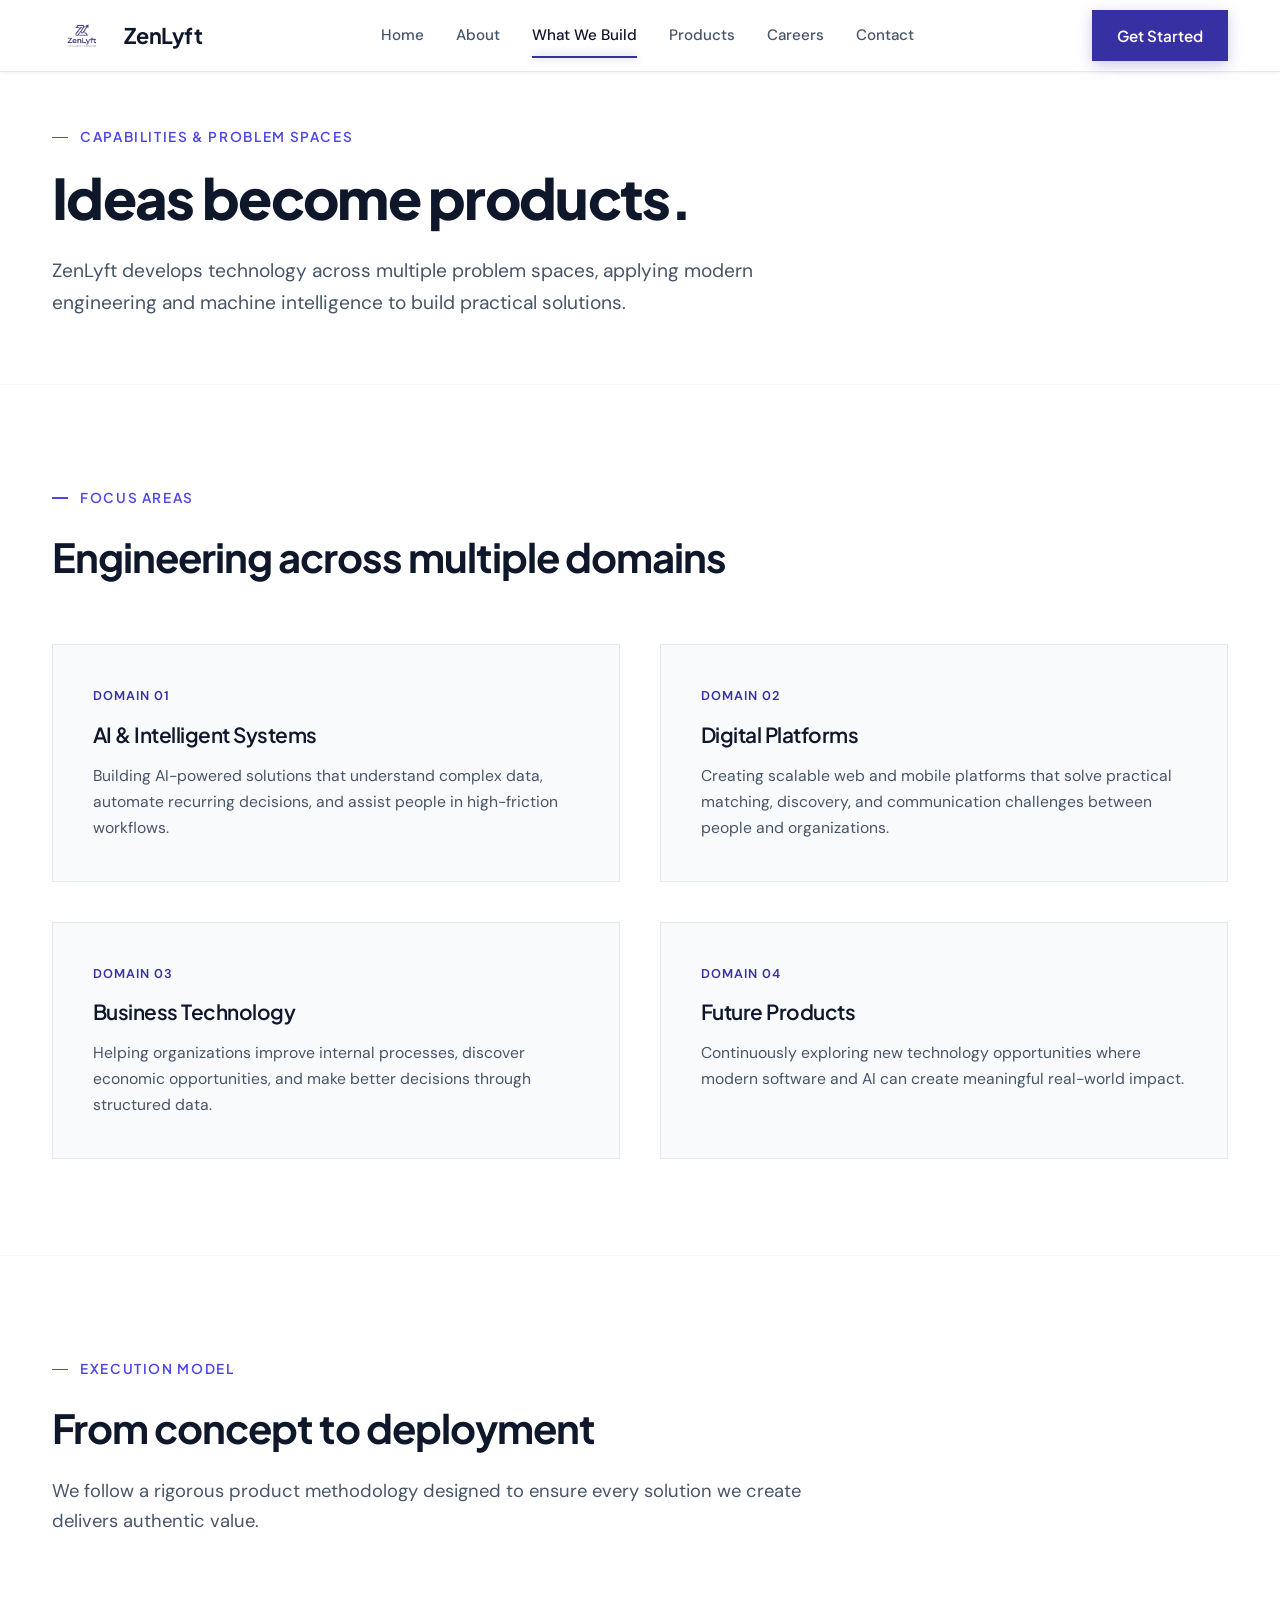
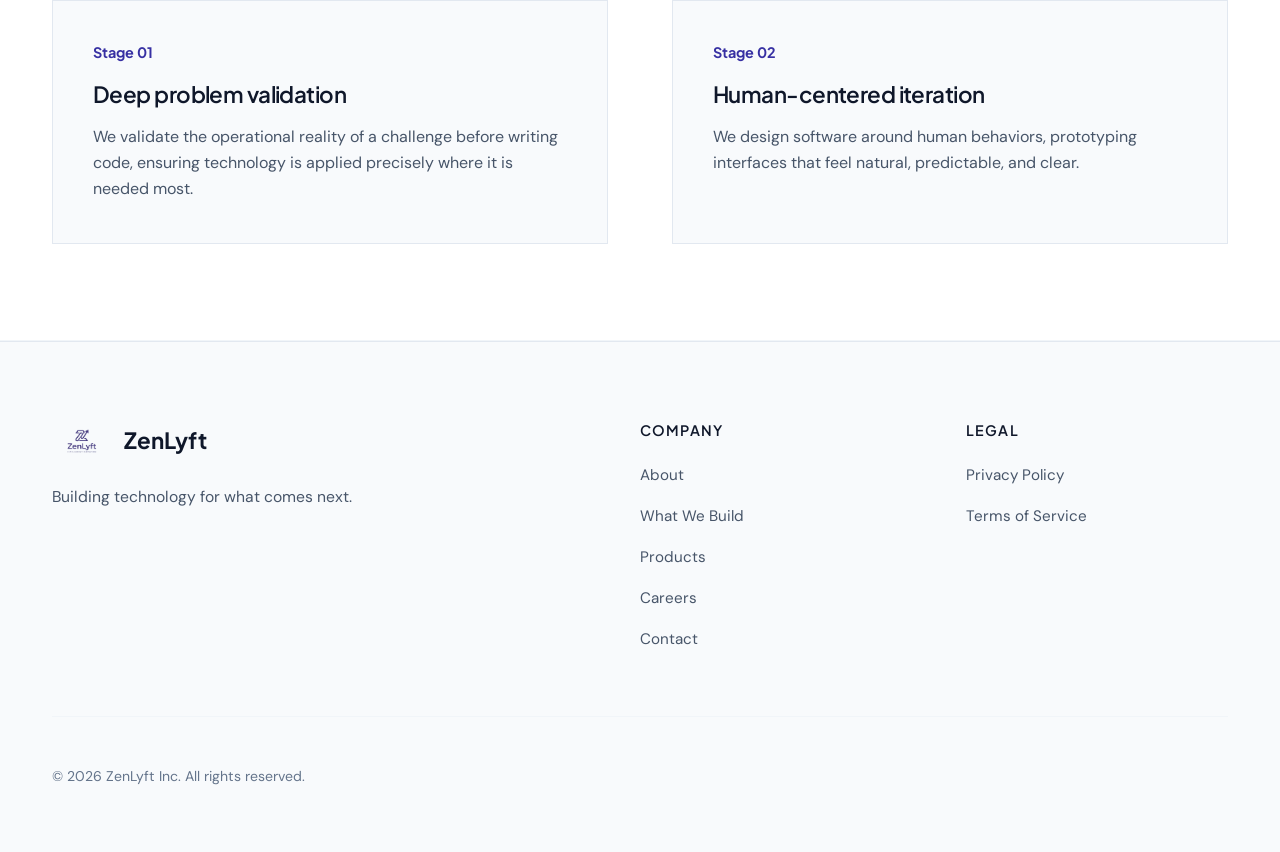
<file: what-we-build.html>
<!DOCTYPE html>
<html lang="en">
<head>
  <meta charset="UTF-8" />
  <meta name="viewport" content="width=device-width, initial-scale=1.0" />
  <title>What We Build : ZenLyft</title>
  <meta name="description" content="ZenLyft develops technology across AI systems, digital platforms, and business software to solve real-world problems." />
  <link rel="stylesheet" href="css/base.css" />
  <link rel="stylesheet" href="css/components.css" />
  <link rel="stylesheet" href="css/pages/inner.css" />
</head>
<body>

  <!-- NAVIGATION -->
  <header role="banner">
    <nav class="nav" role="navigation" aria-label="Main navigation">
      <div class="container nav__inner">
        <a href="index.html" class="nav__logo" aria-label="ZenLyft homepage">
          <img src="./Images/ZenLyft__logo.png" alt="ZenLyft Logo" class="nav__logo-img" />
          <span class="nav__logotype">ZenLyft</span>
        </a>

        <div class="nav__links">
          <a href="index.html" class="nav__link">Home</a>
          <a href="about.html" class="nav__link">About</a>
          <a href="what-we-build.html" class="nav__link nav__link--active">What We Build</a>
          <a href="products.html" class="nav__link">Products</a>
          <a href="careers.html" class="nav__link">Careers</a>
          <a href="contact.html" class="nav__link">Contact</a>
        </div>

        <div class="nav__actions">
          <a href="products.html" class="btn btn--primary">Get Started</a>
          <button class="nav__hamburger" aria-label="Open navigation menu" aria-expanded="false" aria-controls="mobile-drawer">
            <span></span><span></span><span></span>
          </button>
        </div>
      </div>
    </nav>

    <!-- Mobile Drawer -->
    <div class="nav__drawer" id="mobile-drawer" aria-label="Mobile navigation">
      <nav class="nav__drawer-links">
        <a href="index.html" class="nav__drawer-link">Home</a>
        <a href="about.html" class="nav__drawer-link">About</a>
        <a href="what-we-build.html" class="nav__drawer-link nav__drawer-link--active">What We Build</a>
        <a href="products.html" class="nav__drawer-link">Products</a>
        <a href="careers.html" class="nav__drawer-link">Careers</a>
        <a href="contact.html" class="nav__drawer-link">Contact</a>
      </nav>
      <div class="nav__drawer-actions">
        <a href="products.html" class="btn btn--primary btn--full">Get Started</a>
      </div>
    </div>
  </header>

  <main id="main-content">

    <!-- PAGE HEADER -->
    <section class="page-header">
      <div class="container">
        <div class="page-header__inner">
          <div class="eyebrow">Capabilities &amp; Problem Spaces</div>
          <h1 class="page-header__title">Ideas become products.</h1>
          <p class="page-header__desc">
            ZenLyft develops technology across multiple problem spaces, applying modern engineering and machine intelligence to build practical solutions.
          </p>
        </div>
      </div>
    </section>

    <!-- CORE CAPABILITY AREAS -->
    <section class="section">
      <div class="container">
        <div class="section-header">
          <div class="eyebrow">Focus Areas</div>
          <h2 class="section-header__title">Engineering across multiple domains</h2>
        </div>

        <div class="quad-grid">
          <div class="quad-card reveal">
            <div class="quad-card__tag">Domain 01</div>
            <h3 class="quad-card__title">AI &amp; Intelligent Systems</h3>
            <p class="quad-card__text">
              Building AI-powered solutions that understand complex data, automate recurring decisions, and assist people in high-friction workflows.
            </p>
          </div>

          <div class="quad-card reveal delay-1">
            <div class="quad-card__tag">Domain 02</div>
            <h3 class="quad-card__title">Digital Platforms</h3>
            <p class="quad-card__text">
              Creating scalable web and mobile platforms that solve practical matching, discovery, and communication challenges between people and organizations.
            </p>
          </div>

          <div class="quad-card reveal delay-2">
            <div class="quad-card__tag">Domain 03</div>
            <h3 class="quad-card__title">Business Technology</h3>
            <p class="quad-card__text">
              Helping organizations improve internal processes, discover economic opportunities, and make better decisions through structured data.
            </p>
          </div>

          <div class="quad-card reveal delay-3">
            <div class="quad-card__tag">Domain 04</div>
            <h3 class="quad-card__title">Future Products</h3>
            <p class="quad-card__text">
              Continuously exploring new technology opportunities where modern software and AI can create meaningful real-world impact.
            </p>
          </div>
        </div>
      </div>
    </section>

    <!-- PRODUCT DEVELOPMENT PHILOSOPHY -->
    <section class="section">
      <div class="container">
        <div class="section-header">
          <div class="eyebrow">Execution Model</div>
          <h2 class="section-header__title">From concept to deployment</h2>
          <p class="section-header__desc">
            We follow a rigorous product methodology designed to ensure every solution we create delivers authentic value.
          </p>
        </div>

        <div class="editorial-grid">
          <div class="editorial-card reveal">
            <span class="editorial-card__number">Stage 01</span>
            <h3 class="editorial-card__title">Deep problem validation</h3>
            <p class="editorial-card__desc">
              We validate the operational reality of a challenge before writing code, ensuring technology is applied precisely where it is needed most.
            </p>
          </div>
          <div class="editorial-card reveal delay-1">
            <span class="editorial-card__number">Stage 02</span>
            <h3 class="editorial-card__title">Human-centered iteration</h3>
            <p class="editorial-card__desc">
              We design software around human behaviors, prototyping interfaces that feel natural, predictable, and clear.
            </p>
          </div>
        </div>
      </div>
    </section>

  </main>

  <!-- FOOTER -->
  <footer class="footer" role="contentinfo">
    <div class="container">
      <div class="footer__grid">
        <div class="footer__brand">
          <a href="index.html" class="footer__logo" aria-label="ZenLyft home">
            <img src="./Images/ZenLyft__logo.png" alt="ZenLyft Logo" class="nav__logo-img" />
            <span>ZenLyft</span>
          </a>
          <p class="footer__tagline">Building technology for what comes next.</p>
        </div>
        <div>
          <h4 class="footer__heading">Company</h4>
          <nav class="footer__nav" aria-label="Footer company links">
            <a href="about.html" class="footer__link">About</a>
            <a href="what-we-build.html" class="footer__link">What We Build</a>
            <a href="products.html" class="footer__link">Products</a>
            <a href="careers.html" class="footer__link">Careers</a>
            <a href="contact.html" class="footer__link">Contact</a>
          </nav>
        </div>
        <div>
          <h4 class="footer__heading">Legal</h4>
          <nav class="footer__nav" aria-label="Footer legal links">
            <a href="privacy.html" class="footer__link">Privacy Policy</a>
            <a href="terms.html" class="footer__link">Terms of Service</a>
          </nav>
        </div>
      </div>
      <div class="footer__bottom">
        <p class="footer__copyright">&copy; 2026 ZenLyft Inc. All rights reserved.</p>
      </div>
    </div>
  </footer>

  <script src="js/main.js"></script>
  <script src="js/animations.js"></script>
</body>
</html>
</file>
<file: css/base.css>
/* ============================================================
   ZenLyft Official Startup Company Website : Base Design System
   Color Palette: Deep Indigo Foundation & Pure Crisp White UI
   Border Radius: Strict 0% Border Radius (Sharp Rectilinear Geometry)
   ============================================================ */

@import url('https://fonts.googleapis.com/css2?family=DM+Sans:ital,opsz,wght@0,9..40,300..800;1,9..40,300..800&family=IBM+Plex+Sans:ital,wght@0,300;0,400;0,500;0,600;1,400&family=Plus+Jakarta+Sans:ital,wght@0,300;0,400;0,500;0,600;0,700;0,800;1,400&display=swap');

:root {
  /* Crisp White foundation with subtle slate/indigo neutral surfaces */
  --color-bg:              #FFFFFF;
  --color-surface:         #F8FAFC;
  --color-surface-raised:  #F1F5F9;
  --color-surface-hover:   #E2E8F0;
  --color-surface-active:  #CBD5E1;

  /* Indigo-tinted slate borders */
  --color-border:          #E2E8F0;
  --color-border-subtle:   #F1F5F9;
  --color-border-light:    #CBD5E1;

  /* High-contrast typography on light background */
  --color-text-primary:    #0F172A;
  --color-text-secondary:  #475569;
  --color-text-muted:      #64748B;
  --color-text-inverse:    #FFFFFF;

  /* ZenLyft signature Deep Indigo accent */
  --color-accent:          #3730A3;
  --color-accent-light:    #4F46E5;
  --color-accent-dark:     #1E1B4B;
  --color-accent-dim:      rgba(55, 48, 163, 0.08);
  --color-accent-border:   rgba(55, 48, 163, 0.22);
  --color-accent-glow:     rgba(55, 48, 163, 0.12);

  /* Functional status tokens */
  --color-success:         #059669;
  --color-success-dim:     rgba(5, 150, 105, 0.12);

  /* Typography families */
  --font-display:  'Plus Jakarta Sans', system-ui, -apple-system, sans-serif;
  --font-body:     'DM Sans', 'IBM Plex Sans', system-ui, -apple-system, sans-serif;
  --font-mono:     'IBM Plex Sans', monospace;

  /* Spacing scale */
  --sp-05:  4px;
  --sp-1:   8px;
  --sp-15: 12px;
  --sp-2:  16px;
  --sp-3:  24px;
  --sp-4:  32px;
  --sp-5:  40px;
  --sp-6:  48px;
  --sp-8:  64px;
  --sp-10: 80px;
  --sp-12: 96px;
  --sp-16: 128px;
  --sp-20: 160px;

  /* Strict 0% Border Radius Across All Elements */
  --radius-sm:  0px;
  --radius-md:  0px;
  --radius-lg:  0px;
  --radius-xl:  0px;

  /* Transitions */
  --t-fast: 150ms cubic-bezier(0.16, 1, 0.3, 1);
  --t-base: 250ms cubic-bezier(0.16, 1, 0.3, 1);
  --t-slow: 400ms cubic-bezier(0.16, 1, 0.3, 1);

  /* Layout */
  --max-width:  1240px;
  --nav-height: 72px;
}

/* Reset & Enforcement of 0% Border Radius */
*, *::before, *::after {
  box-sizing: border-box;
  margin: 0;
  padding: 0;
  border-radius: 0 !important; /* Strict 0% border radius requirement */
}

html {
  font-size: 16px;
  scroll-behavior: smooth;
  -webkit-text-size-adjust: 100%;
  text-size-adjust: 100%;
}

body {
  background-color: var(--color-bg);
  color: var(--color-text-primary);
  font-family: var(--font-body);
  font-size: 1rem;
  line-height: 1.65;
  -webkit-font-smoothing: antialiased;
  -moz-osx-font-smoothing: grayscale;
  overflow-x: hidden;
  width: 100%;
}

/* Typography styles with responsive clamp */
h1, h2, h3, h4, h5, h6 {
  font-family: var(--font-display);
  color: var(--color-text-primary);
  font-weight: 700;
  line-height: 1.18;
  letter-spacing: -0.025em;
  word-wrap: break-word;
  overflow-wrap: break-word;
}

h1 {
  font-size: clamp(1.85rem, 4.5vw, 3.75rem);
  font-weight: 800;
  letter-spacing: -0.03em;
}

h2 {
  font-size: clamp(1.45rem, 3.2vw, 2.5rem);
  font-weight: 700;
}

h3 {
  font-size: clamp(1.2rem, 2.2vw, 1.75rem);
  font-weight: 600;
}

h4 {
  font-size: clamp(1.05rem, 1.5vw, 1.25rem);
  font-weight: 600;
}

p {
  color: var(--color-text-secondary);
  font-size: clamp(0.95rem, 1.1vw, 1.05rem);
  line-height: 1.65;
  word-wrap: break-word;
  overflow-wrap: break-word;
}

a {
  color: inherit;
  text-decoration: none;
  transition: color var(--t-fast);
}

img, svg, video, iframe {
  display: block;
  max-width: 100%;
  height: auto;
}

/* Base Layout Containers */
.container {
  width: 100%;
  max-width: var(--max-width);
  margin-left: auto;
  margin-right: auto;
  padding-left: var(--sp-2);
  padding-right: var(--sp-2);
}

@media (min-width: 480px) {
  .container {
    padding-left: var(--sp-3);
    padding-right: var(--sp-3);
  }
}

@media (min-width: 768px) {
  .container {
    padding-left: var(--sp-4);
    padding-right: var(--sp-4);
  }
}

.section {
  padding-top: var(--sp-10);
  padding-bottom: var(--sp-10);
  border-bottom: 1px solid var(--color-border-subtle);
}

@media (min-width: 992px) {
  .section {
    padding-top: var(--sp-12);
    padding-bottom: var(--sp-12);
  }
}

/* Accessibility utility */
.visually-hidden {
  position: absolute;
  width: 1px;
  height: 1px;
  padding: 0;
  margin: -1px;
  overflow: hidden;
  clip: rect(0, 0, 0, 0);
  white-space: nowrap;
  border: 0;
}

/* Scroll reveal utilities */
.reveal {
  opacity: 0;
  transform: translateY(20px);
  transition: opacity var(--t-slow), transform var(--t-slow);
}

.reveal.revealed {
  opacity: 1;
  transform: translateY(0);
}

.delay-1 { transition-delay: 100ms; }
.delay-2 { transition-delay: 200ms; }
.delay-3 { transition-delay: 300ms; }
.delay-4 { transition-delay: 400ms; }

/* Above-the-fold elements are always immediately visible to prevent blank space */
.hero .reveal,
.page-header .reveal,
.hero [class*="reveal"],
.page-header [class*="reveal"] {
  opacity: 1 !important;
  transform: none !important;
  animation: none !important;
}

/* Eyebrows & Badges */
.eyebrow {
  display: inline-flex;
  align-items: center;
  gap: var(--sp-15);
  font-family: var(--font-display);
  font-size: 0.85rem;
  font-weight: 600;
  text-transform: uppercase;
  letter-spacing: 0.12em;
  color: var(--color-accent-light);
  margin-bottom: var(--sp-2);
}

.eyebrow::before {
  content: '';
  display: block;
  width: 16px;
  height: 1.5px;
  background-color: var(--color-accent-light);
}
</file>
<file: css/components.css>
/* ============================================================
   ZenLyft Official Startup Company Website : Components
   Color Palette: Deep Indigo Foundation & Pure Crisp White UI
   Border Radius: Strict 0% Border Radius
   ============================================================ */

/* ============================================================
   NAVIGATION
   ============================================================ */
.nav {
  position: fixed;
  top: 0;
  left: 0;
  right: 0;
  height: var(--nav-height);
  z-index: 1000;
  background-color: #FFFFFF;
  border-bottom: 1px solid var(--color-border);
  box-shadow: 0 1px 4px rgba(15, 23, 42, 0.06);
  transition: border-color var(--t-base), background-color var(--t-base), box-shadow var(--t-base);
}

.nav--scrolled {
  background-color: #FFFFFF;
  border-bottom-color: var(--color-border);
  box-shadow: 0 4px 20px rgba(15, 23, 42, 0.08);
}

.nav__inner {
  display: flex;
  align-items: center;
  justify-content: space-between;
  height: 100%;
}

.nav__logo {
  display: flex;
  align-items: center;
  gap: var(--sp-15);
  font-family: var(--font-display);
  font-size: 1.35rem;
  font-weight: 700;
  color: var(--color-text-primary);
  letter-spacing: -0.02em;
}

/* Updated logo using ./Images/ZenLyft__logo.png */
.nav__logo-img {
  height: 38px;
  width: auto;
  object-fit: contain;
  display: block;
}

.nav__links {
  display: none;
  align-items: center;
  gap: var(--sp-4);
}

@media (min-width: 992px) {
  .nav__links {
    display: flex;
  }
}

.nav__link {
  font-size: 0.95rem;
  font-weight: 500;
  color: var(--color-text-secondary);
  padding: var(--sp-1) 0;
  position: relative;
}

.nav__link:hover,
.nav__link--active {
  color: var(--color-text-primary);
}

.nav__link--active::after {
  content: '';
  position: absolute;
  bottom: -2px;
  left: 0;
  right: 0;
  height: 2px;
  background-color: var(--color-accent);
  box-shadow: 0 0 8px rgba(55, 48, 163, 0.4);
}

.nav__actions {
  display: flex;
  align-items: center;
  gap: var(--sp-2);
}

.nav__hamburger {
  display: flex;
  flex-direction: column;
  justify-content: space-between;
  width: 32px;
  height: 20px;
  background: transparent;
  border: none;
  cursor: pointer;
  padding: 0;
  z-index: 1010;
}

@media (min-width: 992px) {
  .nav__hamburger {
    display: none;
  }
}

.nav__hamburger span {
  display: block;
  width: 100%;
  height: 2px;
  background-color: var(--color-text-primary);
  border-radius: 0;
  transition: transform var(--t-fast), opacity var(--t-fast);
}

.nav__hamburger[aria-expanded="true"] span:nth-child(1) {
  transform: translateY(9px) rotate(45deg);
}

.nav__hamburger[aria-expanded="true"] span:nth-child(2) {
  opacity: 0;
}

.nav__hamburger[aria-expanded="true"] span:nth-child(3) {
  transform: translateY(-9px) rotate(-45deg);
}

/* Mobile Nav Drawer */
.nav__drawer {
  position: fixed;
  top: var(--nav-height);
  left: 0;
  right: 0;
  bottom: 0;
  background-color: #FFFFFF;
  padding: var(--sp-4);
  display: flex;
  flex-direction: column;
  justify-content: space-between;
  transform: translateY(-100%);
  opacity: 0;
  pointer-events: none;
  transition: transform var(--t-slow), opacity var(--t-slow);
  z-index: 999;
  border-bottom: 1px solid var(--color-border);
  overflow-y: auto;
}

.nav__drawer--open {
  transform: translateY(0);
  opacity: 1;
  pointer-events: auto;
}

.nav__drawer-links {
  display: flex;
  flex-direction: column;
  gap: var(--sp-3);
  margin-top: var(--sp-4);
}

.nav__drawer-link {
  font-family: var(--font-display);
  font-size: 1.5rem;
  font-weight: 600;
  color: var(--color-text-secondary);
}

.nav__drawer-link:hover,
.nav__drawer-link--active {
  color: var(--color-accent);
}

.nav__drawer-actions {
  margin-top: var(--sp-6);
  padding-bottom: var(--sp-4);
}

/* ============================================================
   BUTTONS
   ============================================================ */
.btn {
  display: inline-flex;
  align-items: center;
  justify-content: center;
  gap: var(--sp-15);
  font-family: var(--font-display);
  font-size: 0.95rem;
  font-weight: 600;
  padding: 0.75rem 1.5rem;
  border-radius: 0 !important;
  border: 1px solid transparent;
  cursor: pointer;
  transition: background-color var(--t-fast), border-color var(--t-fast), color var(--t-fast), transform var(--t-fast), box-shadow var(--t-fast);
  white-space: nowrap;
}

@media (max-width: 480px) {
  .hero__ctas .btn {
    width: 100%;
  }
}

.btn:active {
  transform: scale(0.98);
}

.btn--primary {
  background-color: var(--color-accent);
  color: #FFFFFF;
  border-color: var(--color-accent);
  box-shadow: 0 4px 14px rgba(55, 48, 163, 0.25);
}

.btn--primary:hover {
  background-color: var(--color-accent-dark);
  border-color: var(--color-accent-dark);
  color: #FFFFFF;
  box-shadow: 0 6px 20px rgba(55, 48, 163, 0.35);
}

.btn--outline {
  background-color: transparent;
  color: var(--color-accent);
  border-color: var(--color-accent-border);
}

.btn--outline:hover {
  background-color: var(--color-accent-dim);
  border-color: var(--color-accent);
  color: var(--color-accent-dark);
}

.btn--ghost {
  background-color: transparent;
  color: var(--color-text-secondary);
  padding-left: 0;
  padding-right: 0;
}

.btn--ghost:hover {
  color: var(--color-accent);
}

.btn--full {
  width: 100%;
}

/* ============================================================
   TYPOGRAPHY-LED EDITORIAL BLOCKS & CARDS
   ============================================================ */
.editorial-grid {
  display: grid;
  grid-template-columns: 1fr;
  gap: var(--sp-6);
}

@media (min-width: 840px) {
  .editorial-grid {
    grid-template-columns: 1fr 1fr;
    gap: var(--sp-8);
  }
}

.editorial-card {
  background-color: var(--color-surface);
  border: 1px solid var(--color-border);
  border-radius: 0 !important;
  padding: var(--sp-5);
  transition: border-color var(--t-base), transform var(--t-base);
}

.editorial-card:hover {
  border-color: var(--color-accent-border);
}

.editorial-card__number {
  font-family: var(--font-display);
  font-size: 0.9rem;
  font-weight: 700;
  color: var(--color-accent);
  margin-bottom: var(--sp-2);
  display: block;
}

.editorial-card__title {
  font-size: 1.4rem;
  margin-bottom: var(--sp-2);
  color: var(--color-text-primary);
}

.editorial-card__desc {
  color: var(--color-text-secondary);
  font-size: 1rem;
}

/* 4-Pillar Layout Grid */
.quad-grid {
  display: grid;
  grid-template-columns: 1fr;
  gap: var(--sp-4);
}

@media (min-width: 640px) {
  .quad-grid {
    grid-template-columns: repeat(2, 1fr);
    gap: var(--sp-5);
  }
}

.quad-card {
  background-color: var(--color-surface);
  border: 1px solid var(--color-border);
  border-radius: 0 !important;
  padding: var(--sp-5);
  transition: border-color var(--t-base), background-color var(--t-base);
}

.quad-card:hover {
  border-color: var(--color-accent-border);
  background-color: var(--color-surface-raised);
}

.quad-card__tag {
  font-size: 0.8rem;
  font-weight: 600;
  letter-spacing: 0.08em;
  text-transform: uppercase;
  color: var(--color-accent);
  margin-bottom: var(--sp-2);
}

.quad-card__title {
  font-size: 1.3rem;
  margin-bottom: var(--sp-2);
  color: var(--color-text-primary);
}

.quad-card__text {
  font-size: 0.98rem;
  color: var(--color-text-secondary);
}

/* Product Showcase Banner / Card */
.product-showcase {
  background-color: var(--color-surface);
  border: 1px solid var(--color-border);
  border-radius: 0 !important;
  padding: var(--sp-5);
  display: grid;
  grid-template-columns: 1fr;
  gap: var(--sp-6);
  align-items: center;
}

@media (min-width: 840px) {
  .product-showcase {
    grid-template-columns: 1.2fr 0.8fr;
    padding: var(--sp-8);
  }
}

.product-showcase__content {
  display: flex;
  flex-direction: column;
  align-items: flex-start;
}

.product-showcase__badge {
  display: inline-block;
  background-color: var(--color-accent-dim);
  border: 1px solid var(--color-accent-border);
  color: var(--color-accent);
  font-size: 0.8rem;
  font-weight: 600;
  padding: 0.25rem 0.75rem;
  border-radius: 0 !important;
  margin-bottom: var(--sp-3);
}

.product-showcase__title {
  font-size: clamp(1.75rem, 3vw, 2.25rem);
  margin-bottom: var(--sp-2);
  color: var(--color-text-primary);
}

.product-showcase__desc {
  font-size: 1.05rem;
  margin-bottom: var(--sp-4);
  color: var(--color-text-secondary);
}

.product-showcase__visual {
  background-color: var(--color-surface-raised);
  border: 1px solid var(--color-border-light);
  border-radius: 0 !important;
  padding: var(--sp-5);
  display: flex;
  flex-direction: column;
  gap: var(--sp-3);
}

.product-visual-pill {
  display: flex;
  align-items: center;
  justify-content: space-between;
  padding: var(--sp-2) var(--sp-3);
  background-color: var(--color-bg);
  border: 1px solid var(--color-border);
  border-radius: 0 !important;
}

.product-visual-pill__label {
  font-size: 0.9rem;
  font-weight: 500;
  color: var(--color-text-primary);
}

.product-visual-pill__value {
  font-size: 0.85rem;
  color: var(--color-accent);
  font-weight: 600;
}

/* ============================================================
   TEAM MEMBER CARDS (0% Radius & LinkedIn Link)
   ============================================================ */
.team-grid {
  display: grid;
  grid-template-columns: 1fr;
  gap: var(--sp-5);
  margin-top: var(--sp-6);
}

@media (min-width: 640px) {
  .team-grid {
    grid-template-columns: repeat(2, 1fr);
  }
}

@media (min-width: 992px) {
  .team-grid {
    grid-template-columns: repeat(3, 1fr);
    gap: var(--sp-6);
  }
}

.team-card {
  background-color: var(--color-surface);
  border: 1px solid var(--color-border);
  border-radius: 0 !important;
  display: flex;
  flex-direction: column;
  transition: border-color var(--t-base), transform var(--t-base);
}

.team-card:hover {
  border-color: var(--color-accent);
}

.team-card__image-link {
  display: block;
  position: relative;
  overflow: hidden;
  aspect-ratio: 4/5;
  background-color: var(--color-surface-raised);
  border-radius: 0 !important;
}

.team-card__image {
  width: 100%;
  height: 100%;
  object-fit: cover;
  object-position: top center;
  border-radius: 0 !important;
  transition: transform var(--t-slow), filter var(--t-base);
}

.team-card__image-link:hover .team-card__image {
  transform: scale(1.04);
  filter: brightness(1.1);
}

.team-card__linkedin-overlay {
  position: absolute;
  bottom: 0;
  left: 0;
  right: 0;
  background: rgba(30, 27, 75, 0.94);
  border-top: 1px solid var(--color-accent-light);
  padding: 0.75rem 1rem;
  display: flex;
  align-items: center;
  justify-content: space-between;
  transform: translateY(100%);
  transition: transform var(--t-base);
}

.team-card__image-link:hover .team-card__linkedin-overlay {
  transform: translateY(0);
}

.team-card__linkedin-text {
  font-size: 0.8rem;
  font-weight: 600;
  letter-spacing: 0.06em;
  color: #FFFFFF;
  text-transform: uppercase;
}

.team-card__linkedin-badge {
  color: #C7D2FE;
  font-weight: 700;
  font-size: 0.85rem;
}

.team-card__content {
  padding: var(--sp-5);
  display: flex;
  flex-direction: column;
  flex-grow: 1;
}

.team-card__name {
  font-size: 1.25rem;
  margin-bottom: var(--sp-05);
  color: var(--color-text-primary);
}

.team-card__role {
  font-size: 0.85rem;
  font-weight: 600;
  letter-spacing: 0.08em;
  text-transform: uppercase;
  color: var(--color-accent-light);
  margin-bottom: var(--sp-2);
}

.team-card__bio {
  font-size: 0.95rem;
  color: var(--color-text-secondary);
  line-height: 1.6;
}

/* Section Header */
.section-header {
  max-width: 760px;
  margin-bottom: var(--sp-8);
}

.section-header--center {
  margin-left: auto;
  margin-right: auto;
  text-align: center;
}

.section-header__title {
  margin-top: var(--sp-1);
  color: var(--color-text-primary);
}

.section-header__desc {
  margin-top: var(--sp-3);
  font-size: 1.15rem;
}

/* ============================================================
   FOOTER
   ============================================================ */
.footer {
  background-color: var(--color-surface);
  border-top: 1px solid var(--color-border);
  padding-top: var(--sp-10);
  padding-bottom: var(--sp-8);
}

.footer__grid {
  display: grid;
  grid-template-columns: 1fr;
  gap: var(--sp-6);
  margin-bottom: var(--sp-8);
}

@media (min-width: 768px) {
  .footer__grid {
    grid-template-columns: 2fr 1fr 1fr;
    gap: var(--sp-8);
  }
}

.footer__brand {
  max-width: 380px;
}

.footer__logo {
  display: flex;
  align-items: center;
  gap: var(--sp-15);
  font-family: var(--font-display);
  font-size: 1.4rem;
  font-weight: 700;
  color: var(--color-text-primary);
  margin-bottom: var(--sp-3);
}

.footer__tagline {
  color: var(--color-text-secondary);
  font-size: 0.98rem;
  line-height: 1.6;
}

.footer__heading {
  font-family: var(--font-display);
  font-size: 0.9rem;
  font-weight: 600;
  text-transform: uppercase;
  letter-spacing: 0.08em;
  color: var(--color-text-primary);
  margin-bottom: var(--sp-3);
}

.footer__nav {
  display: flex;
  flex-direction: column;
  gap: var(--sp-2);
}

.footer__link {
  font-size: 0.95rem;
  color: var(--color-text-secondary);
}

.footer__link:hover {
  color: var(--color-accent-light);
}

.footer__bottom {
  border-top: 1px solid var(--color-border-subtle);
  padding-top: var(--sp-6);
  display: flex;
  flex-direction: column;
  gap: var(--sp-3);
  align-items: center;
  justify-content: space-between;
}

@media (min-width: 768px) {
  .footer__bottom {
    flex-direction: row;
  }
}

.footer__copyright {
  font-size: 0.88rem;
  color: var(--color-text-muted);
}
</file>
<file: css/pages/home.css>
/* ============================================================
   ZenLyft Official Startup Company Website : Homepage Styles
   ============================================================ */

/* ============================================================
   HERO SECTION
   ============================================================ */
.hero {
  padding-top: calc(var(--nav-height) + var(--sp-2));
  padding-bottom: var(--sp-6);
  position: relative;
  overflow: hidden;
  border-bottom: 1px solid var(--color-border-subtle);
}

@media (min-width: 992px) {
  .hero {
    padding-top: calc(var(--nav-height) + var(--sp-3));
    padding-bottom: var(--sp-8);
  }
}

.hero__grid {
  display: grid;
  grid-template-columns: 1fr;
  gap: var(--sp-8);
  align-items: center;
}

@media (min-width: 992px) {
  .hero__grid {
    grid-template-columns: 1.1fr 0.9fr;
    gap: var(--sp-8);
  }
}

.hero__content {
  display: flex;
  flex-direction: column;
  align-items: flex-start;
}

.hero__headline {
  margin-bottom: var(--sp-3);
  max-width: 640px;
}

.hero__supporting {
  font-size: 1.2rem;
  line-height: 1.7;
  color: var(--color-text-secondary);
  margin-bottom: var(--sp-5);
  max-width: 580px;
}

.hero__ctas {
  display: flex;
  flex-wrap: wrap;
  align-items: center;
  gap: var(--sp-3);
}

/* ============================================================
   HERO ECOSYSTEM VISUAL (People -> Ideas -> Tech -> Businesses -> Opportunities)
   ============================================================ */
.ecosystem-container {
  background-color: var(--color-surface);
  border: 1px solid var(--color-border);
  border-radius: var(--radius-xl);
  padding: var(--sp-5);
  position: relative;
  box-shadow: 0 12px 32px rgba(15, 23, 42, 0.06);
}

.ecosystem-header {
  display: flex;
  align-items: center;
  justify-content: space-between;
  border-bottom: 1px solid var(--color-border-subtle);
  padding-bottom: var(--sp-3);
  margin-bottom: var(--sp-4);
}

.ecosystem-title {
  font-family: var(--font-display);
  font-size: 0.85rem;
  font-weight: 600;
  letter-spacing: 0.08em;
  text-transform: uppercase;
  color: var(--color-text-secondary);
}

.ecosystem-badge {
  display: inline-flex;
  align-items: center;
  gap: 6px;
  font-size: 0.75rem;
  font-weight: 600;
  color: var(--color-accent);
  background-color: var(--color-accent-dim);
  border: 1px solid var(--color-accent-border);
  padding: 2px 10px;
  border-radius: 100px;
}

.ecosystem-badge__dot {
  width: 6px;
  height: 6px;
  background-color: var(--color-accent);
  border-radius: 50%;
}

.ecosystem-flow {
  display: flex;
  flex-direction: column;
  gap: var(--sp-3);
  position: relative;
}

.ecosystem-node {
  background-color: var(--color-surface-raised);
  border: 1px solid var(--color-border-light);
  border-radius: var(--radius-md);
  padding: var(--sp-3) var(--sp-4);
  display: flex;
  align-items: center;
  justify-content: space-between;
  transition: border-color var(--t-base), background-color var(--t-base), transform var(--t-base);
  cursor: default;
}

.ecosystem-node:hover,
.ecosystem-node--active {
  border-color: var(--color-accent);
  background-color: var(--color-surface-hover);
  transform: translateX(4px);
}

.ecosystem-node__info {
  display: flex;
  flex-direction: column;
}

.ecosystem-node__step {
  font-size: 0.75rem;
  font-weight: 700;
  letter-spacing: 0.08em;
  color: var(--color-accent);
  text-transform: uppercase;
}

.ecosystem-node__name {
  font-family: var(--font-display);
  font-size: 1.1rem;
  font-weight: 600;
  color: var(--color-text-primary);
}

.ecosystem-node__desc {
  font-size: 0.85rem;
  color: var(--color-text-muted);
}

.ecosystem-connector {
  height: 16px;
  display: flex;
  align-items: center;
  justify-content: center;
  position: relative;
}

.ecosystem-connector__line {
  width: 2px;
  height: 100%;
  background-color: var(--color-border);
}

/* ============================================================
   SECTIONS CUSTOM STYLING
   ============================================================ */
/* Vision & Philosophy Editorial Layout */
.vision-grid {
  display: grid;
  grid-template-columns: 1fr;
  gap: var(--sp-4);
  margin-top: var(--sp-6);
}

@media (min-width: 768px) {
  .vision-grid {
    grid-template-columns: repeat(2, 1fr);
    gap: var(--sp-5);
  }
}

.vision-block {
  background-color: var(--color-surface);
  border: 1px solid var(--color-border);
  border-left: 3px solid var(--color-accent);
  padding: var(--sp-5);
  transition: border-color var(--t-base), transform var(--t-base), box-shadow var(--t-base);
}

.vision-block:hover {
  border-color: var(--color-accent);
  border-left-color: var(--color-accent-light);
  transform: translateY(-2px);
  box-shadow: 0 10px 30px rgba(55, 48, 163, 0.08);
}

.vision-block__title {
  font-size: 1.25rem;
  font-weight: 700;
  color: var(--color-text-primary);
  margin-bottom: var(--sp-2);
}

.vision-block__text {
  font-size: 0.98rem;
  color: var(--color-text-secondary);
  line-height: 1.65;
}

/* Technology Pillars Layout */
.tech-pills {
  display: flex;
  flex-wrap: wrap;
  gap: var(--sp-2);
  margin-top: var(--sp-4);
}

.tech-pill {
  background-color: var(--color-surface-raised);
  border: 1px solid var(--color-border);
  color: var(--color-text-primary);
  font-size: 0.9rem;
  font-weight: 500;
  padding: 0.5rem 1rem;
  border-radius: var(--radius-md);
  transition: border-color var(--t-fast);
}

.tech-pill:hover {
  border-color: var(--color-accent-border);
  color: var(--color-accent);
}

/* Future Vision Card */
.future-hero-box {
  background: linear-gradient(135deg, #EEF2FF 0%, #F8FAFC 100%);
  border: 1px solid var(--color-accent-border);
  border-radius: var(--radius-xl);
  padding: var(--sp-8);
  max-width: 860px;
  margin-left: auto;
  margin-right: auto;
  text-align: center;
  box-shadow: 0 10px 30px rgba(55, 48, 163, 0.05);
}

.future-hero-box__title {
  font-size: clamp(1.8rem, 3.5vw, 2.5rem);
  margin-bottom: var(--sp-3);
}

.future-hero-box__desc {
  font-size: 1.15rem;
  color: var(--color-text-secondary);
  max-width: 680px;
  margin-left: auto;
  margin-right: auto;
}
</file>
<file: css/pages/inner.css>
/* ============================================================
   ZenLyft Official Startup Company Website : Inner Pages Styles
   ============================================================ */

/* Page Header */
.page-header {
  padding-top: calc(var(--nav-height) + var(--sp-4));
  padding-bottom: var(--sp-6);
  border-bottom: 1px solid var(--color-border-subtle);
  background-color: var(--color-bg);
}

@media (min-width: 992px) {
  .page-header {
    padding-top: calc(var(--nav-height) + var(--sp-6));
    padding-bottom: var(--sp-8);
  }
}

.page-header__inner {
  max-width: 800px;
}

.page-header__title {
  font-size: clamp(2.25rem, 4.5vw, 3.5rem);
  margin-bottom: var(--sp-3);
}

.page-header__desc {
  font-size: 1.2rem;
  line-height: 1.7;
  color: var(--color-text-secondary);
}

/* Beliefs & Principles Bento Grid */
.beliefs-grid {
  display: grid;
  grid-template-columns: 1fr;
  gap: var(--sp-4);
  margin-top: var(--sp-6);
}

@media (min-width: 640px) {
  .beliefs-grid {
    grid-template-columns: repeat(2, 1fr);
    gap: var(--sp-5);
  }
}

@media (min-width: 992px) {
  .beliefs-grid {
    grid-template-columns: repeat(3, 1fr);
    gap: var(--sp-5);
  }

  .belief-card--featured {
    grid-column: span 2;
  }
}

.belief-card {
  background-color: var(--color-surface);
  border: 1px solid var(--color-border);
  padding: var(--sp-4);
  display: flex;
  flex-direction: column;
  justify-content: space-between;
  position: relative;
  overflow: hidden;
  transition: border-color var(--t-base), transform var(--t-base), box-shadow var(--t-base);
}

@media (min-width: 480px) {
  .belief-card {
    padding: var(--sp-5);
  }
}

.belief-card:hover {
  border-color: var(--color-accent);
  transform: translateY(-2px);
  box-shadow: 0 10px 30px rgba(55, 48, 163, 0.08);
}

.belief-card__header {
  display: flex;
  align-items: center;
  justify-content: space-between;
  margin-bottom: var(--sp-4);
}

.belief-card__tag {
  font-family: var(--font-display);
  font-size: 0.75rem;
  font-weight: 700;
  letter-spacing: 0.1em;
  text-transform: uppercase;
  color: var(--color-accent);
  background-color: var(--color-accent-dim);
  border: 1px solid var(--color-accent-border);
  padding: 0.25rem 0.65rem;
}

.belief-card__icon {
  width: 32px;
  height: 32px;
  display: flex;
  align-items: center;
  justify-content: center;
  color: var(--color-accent);
  background-color: var(--color-surface-raised);
  border: 1px solid var(--color-border);
  font-weight: 700;
  font-size: 0.85rem;
}

.belief-card__title {
  font-size: 1.3rem;
  font-weight: 700;
  color: var(--color-text-primary);
  margin-bottom: var(--sp-2);
  line-height: 1.3;
}

.belief-card__text {
  font-size: 0.98rem;
  color: var(--color-text-secondary);
  line-height: 1.65;
}

/* Values Grid */
.values-grid {
  display: grid;
  grid-template-columns: 1fr;
  gap: var(--sp-4);
  margin-top: var(--sp-6);
}

@media (min-width: 640px) {
  .values-grid {
    grid-template-columns: repeat(2, 1fr);
    gap: var(--sp-5);
  }
}

@media (min-width: 992px) {
  .values-grid {
    grid-template-columns: repeat(3, 1fr);
    gap: var(--sp-5);
  }
}

.value-item {
  background-color: var(--color-surface);
  border: 1px solid var(--color-border);
  padding: var(--sp-5);
  display: flex;
  flex-direction: column;
  transition: border-color var(--t-base), transform var(--t-base), box-shadow var(--t-base);
}

.value-item:hover {
  border-color: var(--color-accent);
  transform: translateY(-2px);
  box-shadow: 0 10px 30px rgba(55, 48, 163, 0.08);
}

.value-item__badge {
  font-family: var(--font-display);
  font-size: 0.75rem;
  font-weight: 700;
  letter-spacing: 0.1em;
  text-transform: uppercase;
  color: var(--color-accent);
  margin-bottom: var(--sp-2);
}

.value-item__name {
  font-family: var(--font-display);
  font-size: 1.35rem;
  font-weight: 700;
  color: var(--color-text-primary);
  margin-bottom: var(--sp-2);
}

.value-item__text {
  font-size: 0.98rem;
  color: var(--color-text-secondary);
  line-height: 1.65;
}

/* Careers Grid */
.careers-grid {
  display: grid;
  grid-template-columns: 1fr;
  gap: var(--sp-4);
  margin-top: var(--sp-6);
}

@media (min-width: 768px) {
  .careers-grid {
    grid-template-columns: repeat(2, 1fr);
  }
}

.career-dept-card {
  background-color: var(--color-surface);
  border: 1px solid var(--color-border);
  border-radius: var(--radius-lg);
  padding: var(--sp-5);
}

.career-dept-card__title {
  font-size: 1.25rem;
  margin-bottom: var(--sp-1);
}

.career-dept-card__text {
  font-size: 0.95rem;
  color: var(--color-text-secondary);
}

.careers-notice {
  background-color: var(--color-surface-raised);
  border: 1px solid var(--color-border-light);
  border-radius: var(--radius-lg);
  padding: var(--sp-6);
  margin-top: var(--sp-8);
  text-align: center;
}

.careers-notice__title {
  font-size: 1.25rem;
  margin-bottom: var(--sp-2);
}

.careers-notice__text {
  color: var(--color-text-secondary);
}

/* Contact Form */
.contact-grid {
  display: grid;
  grid-template-columns: 1fr;
  gap: var(--sp-8);
}

@media (min-width: 840px) {
  .contact-grid {
    grid-template-columns: 1fr 1fr;
  }
}

.contact-info {
  display: flex;
  flex-direction: column;
  gap: var(--sp-5);
}

.contact-info-item__label {
  font-family: var(--font-display);
  font-size: 0.85rem;
  font-weight: 600;
  text-transform: uppercase;
  letter-spacing: 0.08em;
  color: var(--color-accent);
  margin-bottom: var(--sp-1);
}

.contact-info-item__val {
  font-size: 1.05rem;
  color: var(--color-text-primary);
}

.contact-form {
  background-color: var(--color-surface);
  border: 1px solid var(--color-border);
  border-radius: var(--radius-xl);
  padding: var(--sp-6);
  display: flex;
  flex-direction: column;
  gap: var(--sp-4);
}

.form-group {
  display: flex;
  flex-direction: column;
  gap: var(--sp-1);
}

.form-label {
  font-size: 0.9rem;
  font-weight: 500;
  color: var(--color-text-primary);
}

.form-input,
.form-select,
.form-textarea {
  width: 100%;
  background-color: #FFFFFF;
  border: 1px solid var(--color-border);
  border-radius: var(--radius-md);
  padding: 0.75rem 1rem;
  color: var(--color-text-primary);
  font-family: var(--font-body);
  font-size: 0.98rem;
  transition: border-color var(--t-fast), box-shadow var(--t-fast);
}

.form-input:focus,
.form-select:focus,
.form-textarea:focus {
  outline: none;
  border-color: var(--color-accent);
  box-shadow: 0 0 0 3px var(--color-accent-dim);
}

.form-textarea {
  min-height: 120px;
  resize: vertical;
}

/* Legal Documents */
.legal-content {
  max-width: 800px;
  margin-left: auto;
  margin-right: auto;
}

.legal-section {
  margin-bottom: var(--sp-6);
}

.legal-section h2 {
  font-size: 1.4rem;
  margin-bottom: var(--sp-2);
}

.legal-section p, .legal-section ul {
  font-size: 1rem;
  color: var(--color-text-secondary);
  line-height: 1.7;
}

.legal-section ul {
  padding-left: var(--sp-4);
  margin-top: var(--sp-2);
}

.legal-section li {
  margin-bottom: var(--sp-1);
}
</file>
